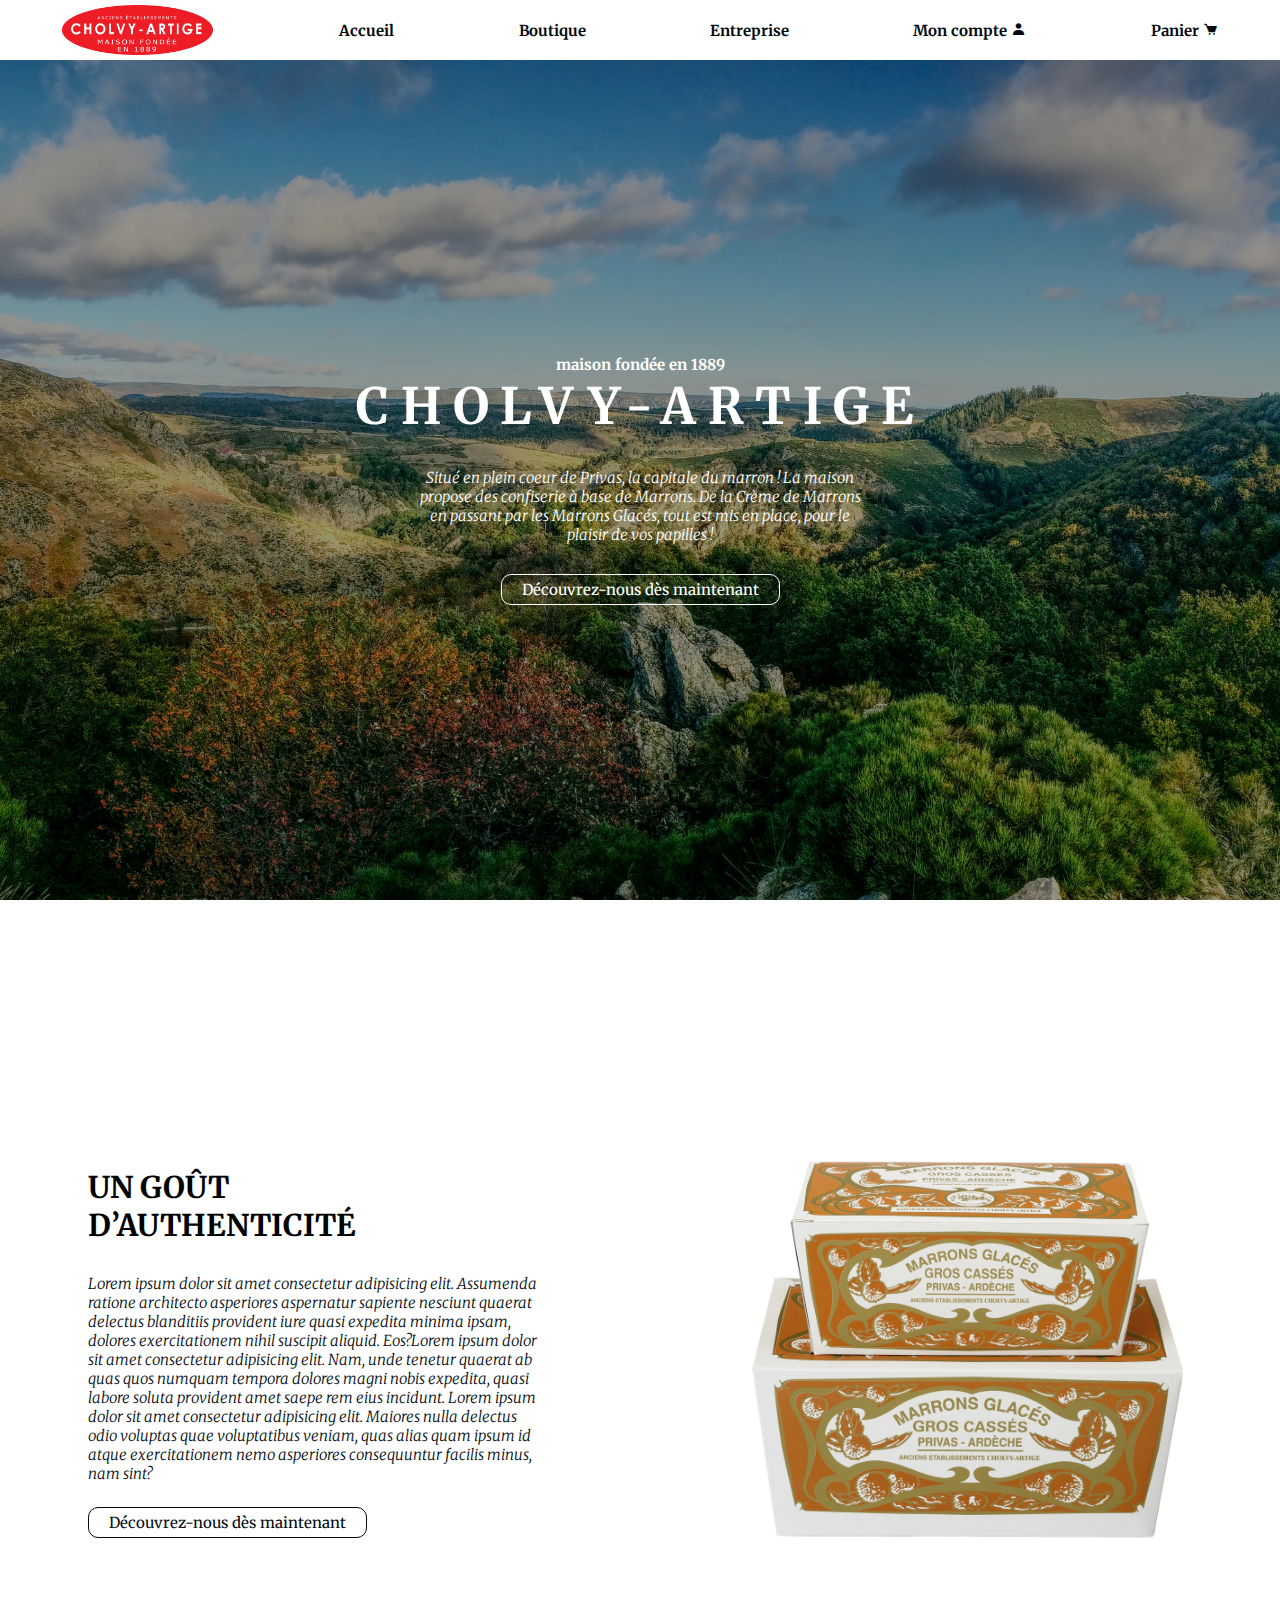
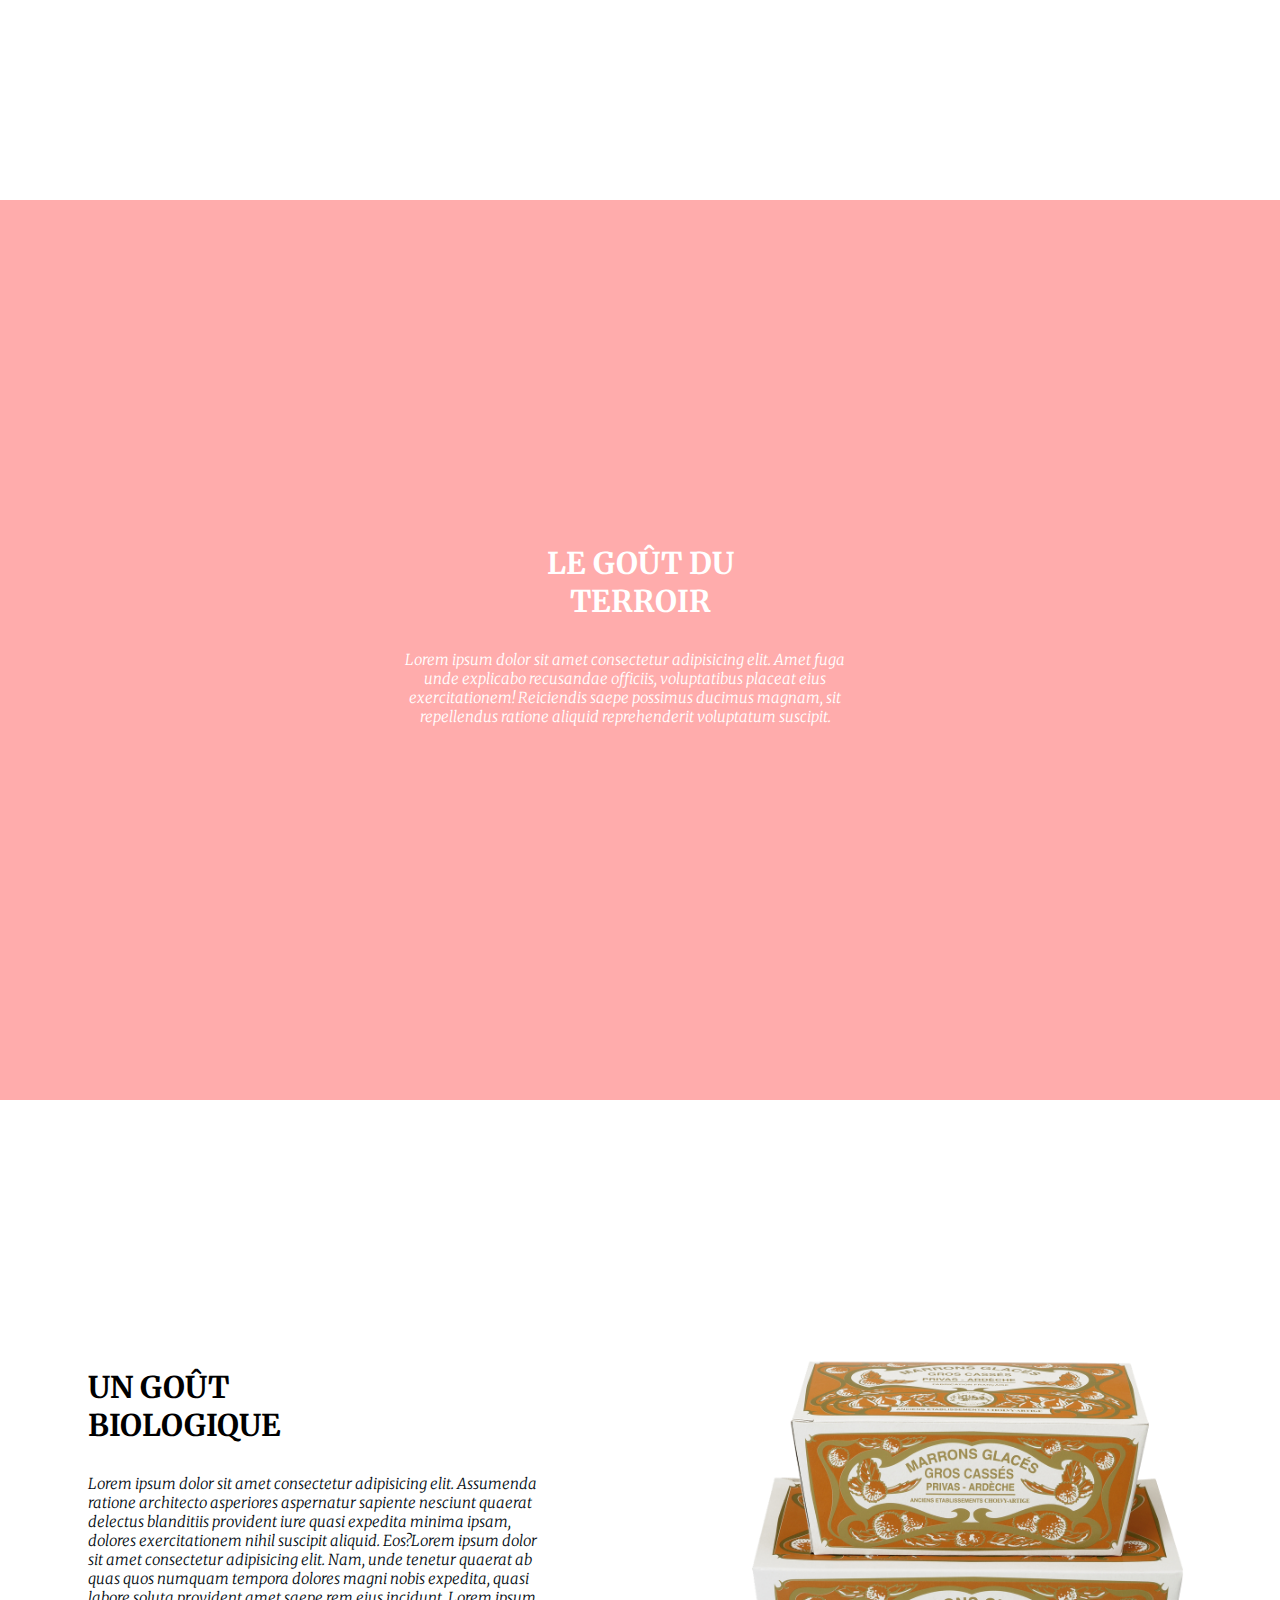
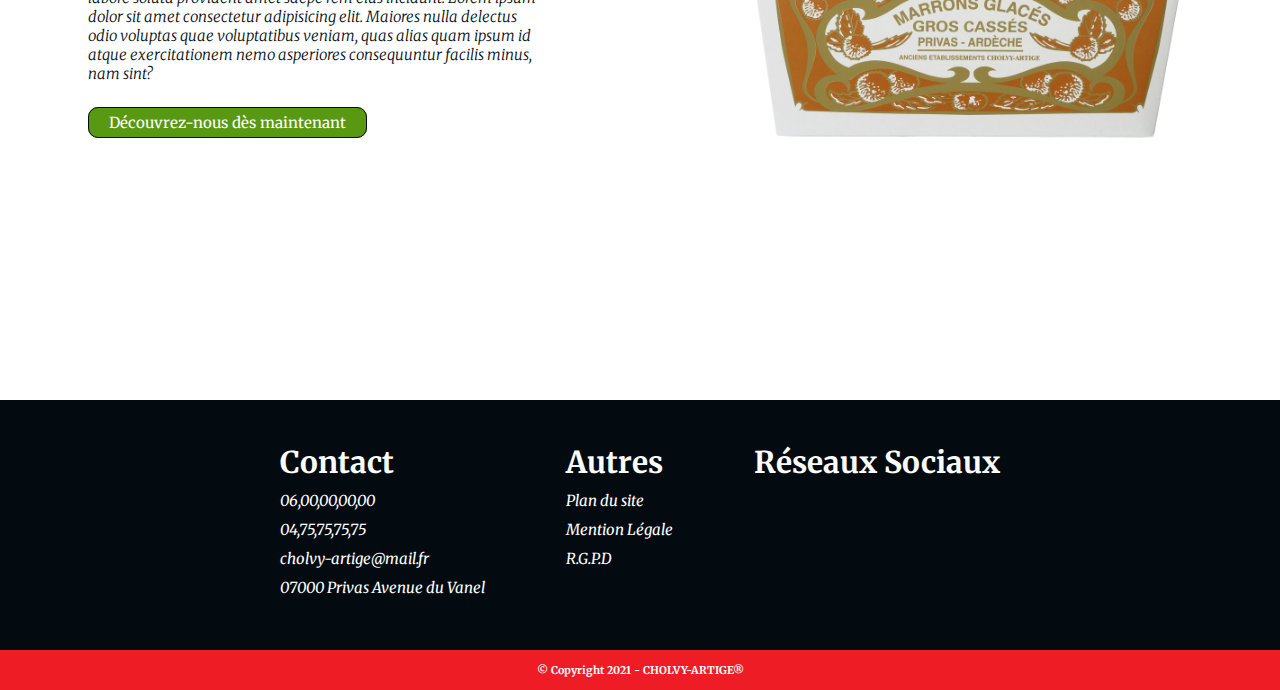
<file: index.html>
<html lang="en">
    <head>
        <meta charset="UTF-8">
        <meta name="viewport" content="width=device-width, initial-scale=1.0">
        <title>CHOLVY-ARTIGE®</title>
        <link rel="stylesheet" href="style.css">
        <link href="https://unpkg.com/boxicons@2.0.9/css/boxicons.min.css" rel="stylesheet">
        <link rel="preconnect" href="https://fonts.googleapis.com">
        <link rel="preconnect" href="https://fonts.gstatic.com" crossorigin>
        <link href="https://fonts.googleapis.com/css2?family=Merriweather:ital,wght@0,700;1,300&display=swap" rel="stylesheet">
    </head>
    <body>
        <header>
            <nav class="navigateur">
                <a href="index.html" class="logo">
                    <img src="assets/LOGO_CHOLVY_ARTIGE copie.png" alt="Logo De Cholvy Artige">
                </a>
                <a href="index.html" class="nav-items">Accueil</a>
                <a href="boutique.html" class="nav-items">Boutique</a>
                <a href="index.html" class="nav-items">Entreprise</a>
                <a href="index.html" class="nav-items">
                    Mon compte
                    <i class="bx bxs-user"></i>
                </a>
                <a href="index.html" class="nav-items">
                    Panier
                    <i class="bx bxs-cart"></i>
                </a>
            </nav>
        </header>

        <!-- ------------------------- mobile menu--------------------------- -->
        <div class="mobile_nav">
            <a href="index.html" class="mobile_items ">
                <i class='bx bxs-folder'></i>
                <p>Entreprise</p>
            </a>
            <a href="boutique.html" class="mobile_items">
                <i class='bx bxs-shopping-bag' ></i>
                <p>Boutique</p>
            </a>
            <a href="index.html" class="mobile_items activated">
                <i class='bx bxs-home' ></i>
                <p>Accueil</p>
            </a>
            <a href="index.html" class="mobile_items">
                <i class="bx bxs-cart"></i>
                <p>Panier</p>
            </a>
            <a href="index.html" class="mobile_items">
                <i class="bx bxs-user"></i>
                <p>Profil</p>
            </a>
        </div>


        <div class="cholvy-artige">
            <div class="overlay"></div>
            <div class="txt_paragraph">
                <h4>maison fondée en 1889</h4>
                <h1>CHOLVY-ARTIGE</h1>
                <p>
                    Situé en plein coeur de Privas, la capitale du marron !
                La maison propose des confiserie à base de Marrons.
                De la Crème de Marrons en passant par les Marrons Glacés,
                tout est mis en place, pour le plaisir de vos papilles !
                </p>
                <a href="#" class="btn-white_vrs">Découvrez-nous dès maintenant</a>
            </div>
        </div>
        <div class="container">
            <div class="contain">
                <div class="text-p">
                    <h1>
                        un goût
                        <br>
                        d’authenticité
                    </h1>
                    <p>
                        Lorem ipsum dolor sit amet consectetur adipisicing elit. Assumenda ratione architecto asperiores aspernatur sapiente nesciunt quaerat delectus blanditiis provident iure quasi expedita minima ipsam, dolores exercitationem nihil suscipit aliquid. Eos?Lorem ipsum dolor sit amet consectetur adipisicing elit. Nam, unde tenetur quaerat ab quas quos numquam tempora dolores magni nobis expedita, quasi labore soluta provident amet saepe rem eius incidunt. Lorem ipsum dolor sit amet consectetur adipisicing elit. Maiores nulla delectus odio voluptas quae voluptatibus veniam, quas alias quam ipsum id atque exercitationem nemo asperiores consequuntur facilis minus, nam sint?
                    </p>
                    <a href="#" class="btn-black_vrs">Découvrez-nous dès maintenant</a>
                </div>
                <div class="img_here">
                    <img src="assets/produits/2 BOITES GROS CASSES.png" alt="">
                </div>
            </div>
        </div>
        <div class="bgred">
            <div class="overlayred">
                <div class="contenu">
                    <h1>Le goût du
                        <br> terroir
                    </h1>
                    <p>Lorem ipsum dolor sit amet consectetur adipisicing elit. Amet fuga unde explicabo recusandae officiis, voluptatibus placeat eius exercitationem! Reiciendis saepe possimus ducimus magnam, sit repellendus ratione aliquid reprehenderit voluptatum suscipit.</p>
                </div>
            </div>
        </div>
        <div class="container">
            <div class="contain">
                <div class="text-p">
                    <h1>
                        un goût
                        <br>
                        biologique
                    </h1>
                    <p>
                        Lorem ipsum dolor sit amet consectetur adipisicing elit. Assumenda ratione architecto asperiores aspernatur sapiente nesciunt quaerat delectus blanditiis provident iure quasi expedita minima ipsam, dolores exercitationem nihil suscipit aliquid. Eos?Lorem ipsum dolor sit amet consectetur adipisicing elit. Nam, unde tenetur quaerat ab quas quos numquam tempora dolores magni nobis expedita, quasi labore soluta provident amet saepe rem eius incidunt. Lorem ipsum dolor sit amet consectetur adipisicing elit. Maiores nulla delectus odio voluptas quae voluptatibus veniam, quas alias quam ipsum id atque exercitationem nemo asperiores consequuntur facilis minus, nam sint?
                    </p>
                    <a href="#" class="btn-vert_vrs">Découvrez-nous dès maintenant</a>
                </div>
                <div class="img_here">
                    <img src="assets/produits/2 BOITES GROS CASSES.png" alt="">
                </div>
            </div>
        </div>
        <footer>
            <div class="containers">
                <div class="text">
                    <div class="part">
                        <h1>Contact</h1>
                        <p>06,00,00,00,00</p>
                        <p>04,75,75,75,75</p>
                        <p>cholvy-artige@mail.fr</p>
                        <p>
                            07000 Privas
                            Avenue du Vanel
                        </p>
                    </div>
                    <div class="part">
                        <h1>Autres</h1>
                        <p>Plan du site</p>
                        <p>Mention Légale</p>
                        <p>R.G.P.D</p>
                    </div>
                    <div class="part">
                        <h1>Réseaux Sociaux</h1>
                    </div>
                </div>
            </div>
        </footer>
        <div class="copyright">
            <h6>© Copyright 2021 - CHOLVY-ARTIGE®</h6>
        </div>
        <div class="white_space_for_mobile">
        
        </div>
    </body>
</html>
</file>
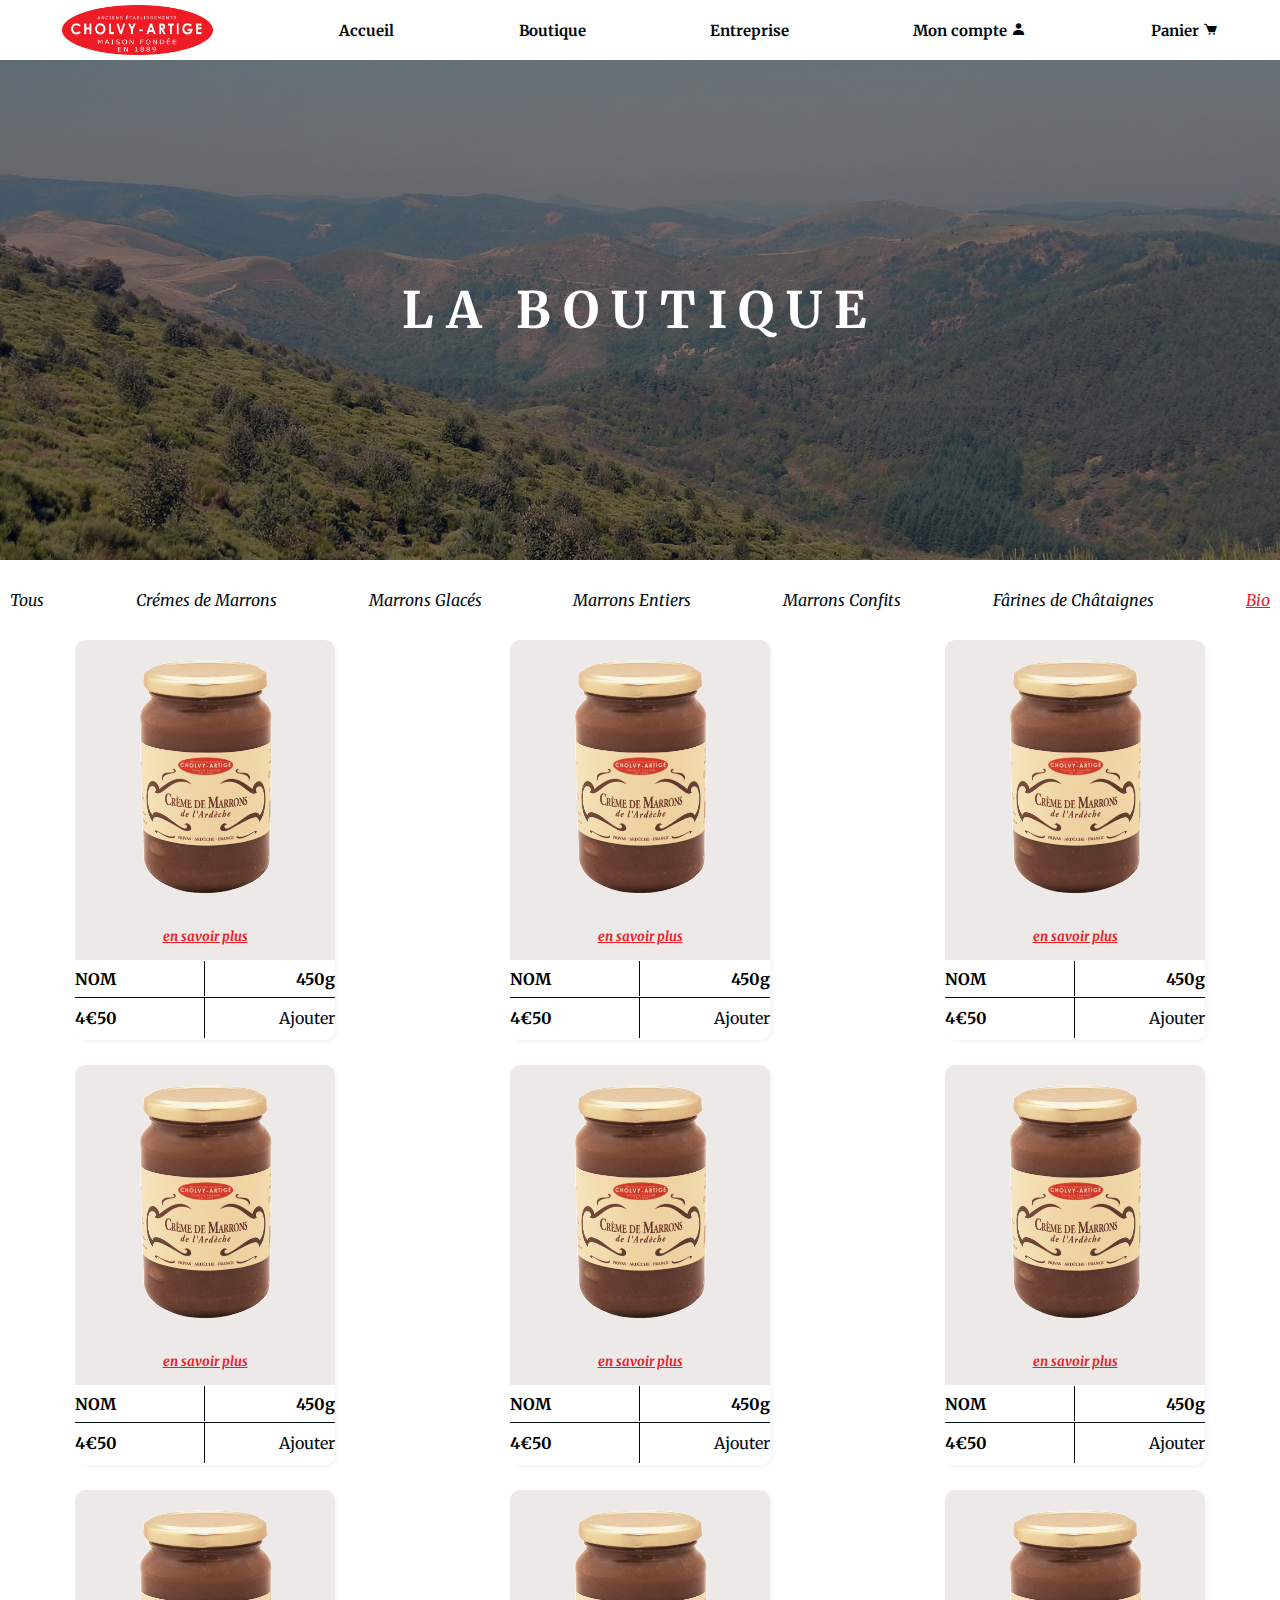
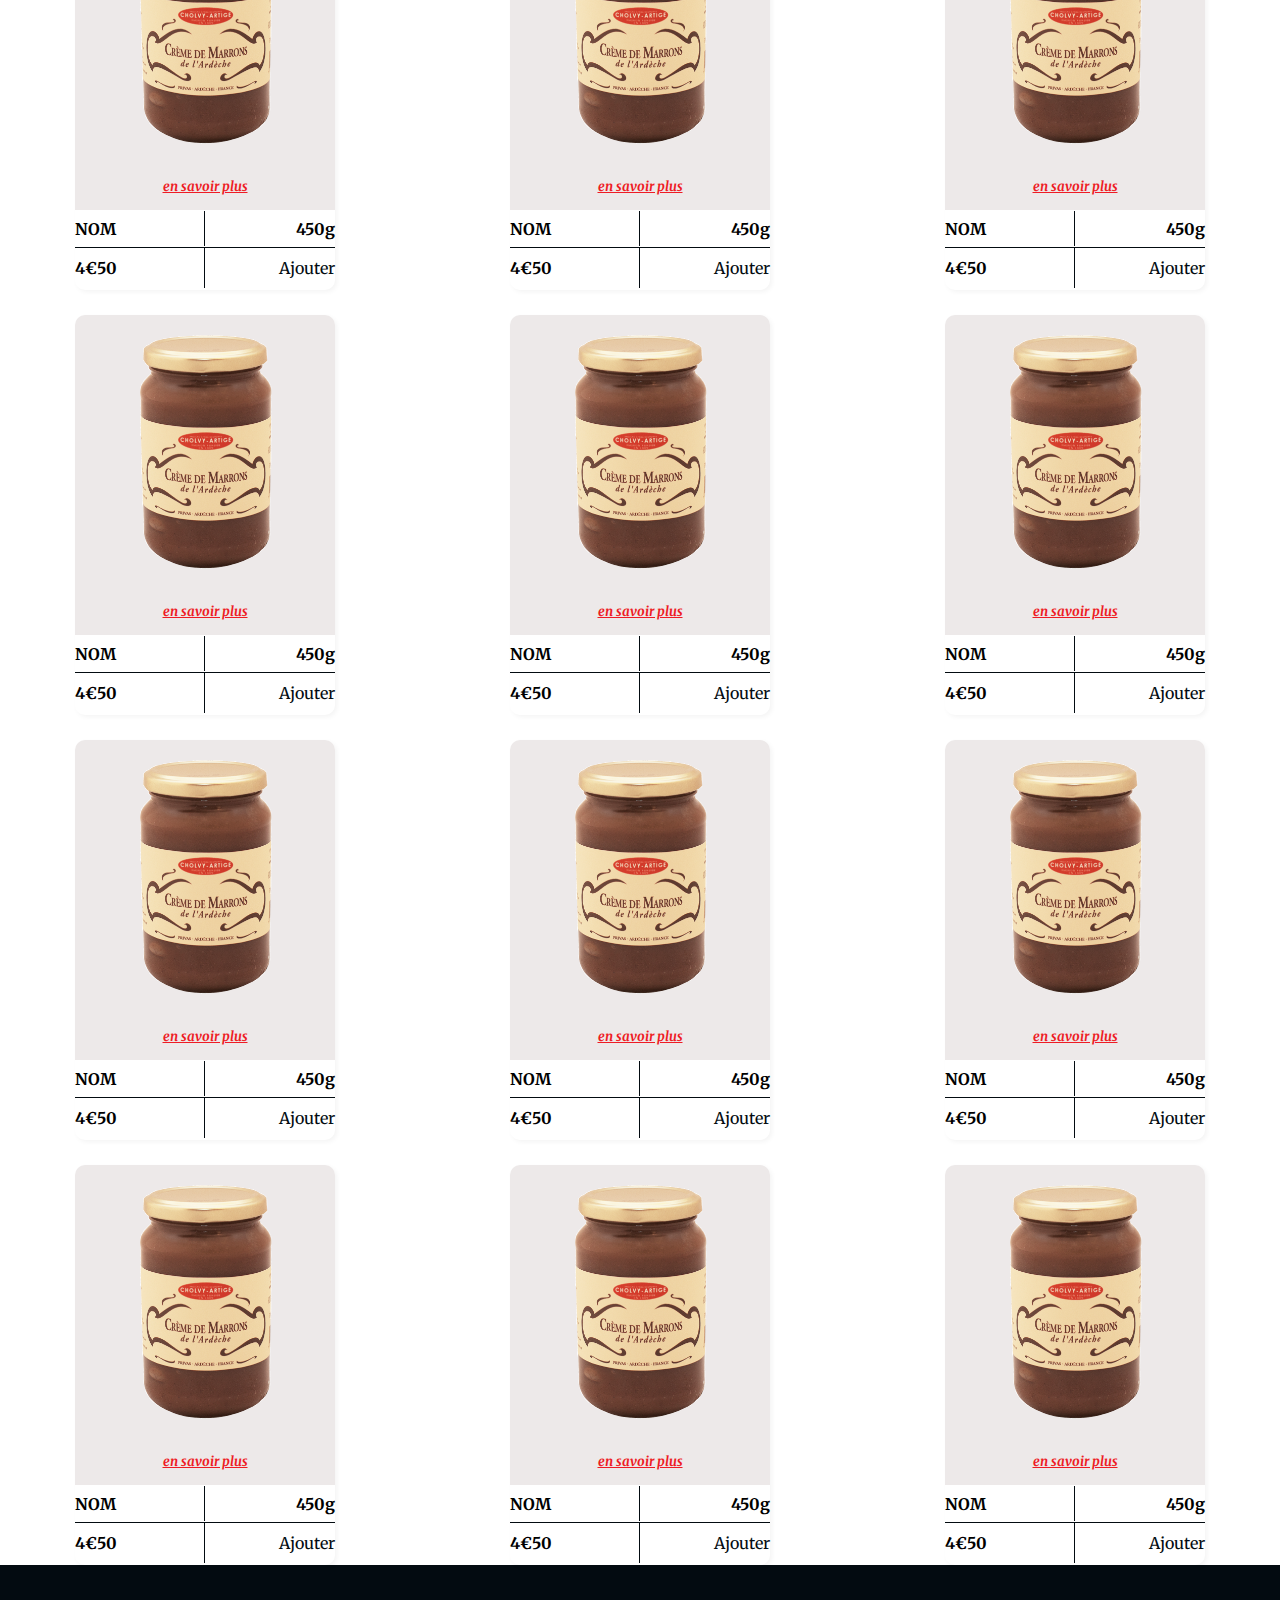
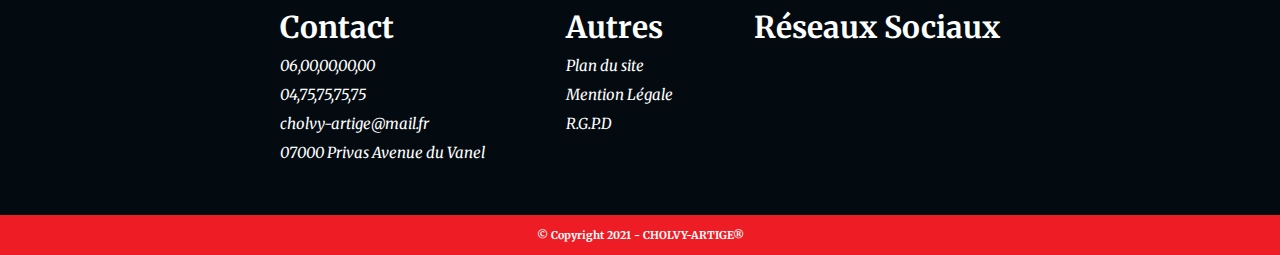
<file: bio.html>
<html lang="en">
    <head>
        <meta charset="UTF-8">
        <meta name="viewport" content="width=device-width, initial-scale=1.0">
        <title>CHOLVY-ARTIGE®</title>
        <link rel="stylesheet" href="style.css">
        <link href="https://unpkg.com/boxicons@2.0.9/css/boxicons.min.css" rel="stylesheet">
        <link rel="preconnect" href="https://fonts.googleapis.com">
        <link rel="preconnect" href="https://fonts.gstatic.com" crossorigin>
        <link href="https://fonts.googleapis.com/css2?family=Merriweather:ital,wght@0,700;1,300&display=swap" rel="stylesheet">
    </head>
    <body>
        <header>
            <nav class="navigateur">
                <a href="index.html" class="logo">
                    <img src="assets/LOGO_CHOLVY_ARTIGE copie.png" alt="Logo De Cholvy Artige">
                </a>
                <a href="index.html" class="nav-items">Accueil</a>
                <a href="boutique.html" class="nav-items">Boutique</a>
                <a href="index.html" class="nav-items">Entreprise</a>
                <a href="index.html" class="nav-items">
                    Mon compte
                    <i class="bx bxs-user"></i>
                </a>
                <a href="index.html" class="nav-items">
                    Panier
                    <i class="bx bxs-cart"></i>
                </a>
            </nav>
        </header>
    </div>
    <div class="boutique">
        <div class="ovl">
            <div class="TITRE">
                <h1>La boutique</h1>
            </div>
        </div>
    </div>
    <div class="categorie">
        <div class="title">
            <a href="boutique.html" class="nav_cat ">Tous</a>
            <a href="cremedemarron.html" class="nav_cat">Crémes de Marrons</a>
            <a href="marronglaces.html" class="nav_cat">Marrons Glacés</a>
            <a href="marronentiers.html" class="nav_cat">Marrons Entiers</a>
            <a href="marronsconfits.html" class="nav_cat">Marrons Confits</a>
            <a href="farinedechataigne.html" class="nav_cat">Fârines de Châtaignes</a>
            <a href="bio.html" class="nav_cat active">Bio</a>
        </div>
    </div>
    <div class="laboutique">
        <div class="b_items">
            <div class="card">
                <div class="img">
                    <img src="assets/produits/nouveau/CREME_DE_MARRONS_POT_450G_CHOLVY.png" alt="produits crème de marrron cholvy artige">
                    <h5>
                        <a href="ficheproduits.html" class="esp">en savoir plus</a>
                    </h5>
                </div>
                <div class="info">
                    <div class="part_one">
                        <div class="nom">
                            <h4>NOM</h4>
                        </div>
                        <div class="poids">
                            <h4>450g</h4>
                        </div>
                    </div>
                    <div class="part_two">
                        <div class="prix">
                            <h4>4€50</h4>
                        </div>
                        <a href="#" class="acheter">Ajouter</a>
                    </div>
                </div>
            </div>
            <div class="card">
                <div class="img">
                    <img src="assets/produits/nouveau/CREME_DE_MARRONS_POT_450G_CHOLVY.png" alt="produits crème de marrron cholvy artige">
                    <h5>
                        <a href="ficheproduits.html" class="esp">en savoir plus</a>
                    </h5>
                </div>
                <div class="info">
                    <div class="part_one">
                        <div class="nom">
                            <h4>NOM</h4>
                        </div>
                        <div class="poids">
                            <h4>450g</h4>
                        </div>
                    </div>
                    <div class="part_two">
                        <div class="prix">
                            <h4>4€50</h4>
                        </div>
                        <a href="#" class="acheter">Ajouter</a>
                    </div>
                </div>
            </div>
            <div class="card">
                <div class="img">
                    <img src="assets/produits/nouveau/CREME_DE_MARRONS_POT_450G_CHOLVY.png" alt="produits crème de marrron cholvy artige">
                    <h5>
                        <a href="ficheproduits.html" class="esp">en savoir plus</a>
                    </h5>
                </div>
                <div class="info">
                    <div class="part_one">
                        <div class="nom">
                            <h4>NOM</h4>
                        </div>
                        <div class="poids">
                            <h4>450g</h4>
                        </div>
                    </div>
                    <div class="part_two">
                        <div class="prix">
                            <h4>4€50</h4>
                        </div>
                        <a href="#" class="acheter">Ajouter</a>
                    </div>
                </div>
            </div>
            <div class="card">
                <div class="img">
                    <img src="assets/produits/nouveau/CREME_DE_MARRONS_POT_450G_CHOLVY.png" alt="produits crème de marrron cholvy artige">
                    <h5>
                        <a href="ficheproduits.html" class="esp">en savoir plus</a>
                    </h5>
                </div>
                <div class="info">
                    <div class="part_one">
                        <div class="nom">
                            <h4>NOM</h4>
                        </div>
                        <div class="poids">
                            <h4>450g</h4>
                        </div>
                    </div>
                    <div class="part_two">
                        <div class="prix">
                            <h4>4€50</h4>
                        </div>
                        <a href="#" class="acheter">Ajouter</a>
                    </div>
                </div>
            </div>
            <div class="card">
                <div class="img">
                    <img src="assets/produits/nouveau/CREME_DE_MARRONS_POT_450G_CHOLVY.png" alt="produits crème de marrron cholvy artige">
                    <h5>
                        <a href="ficheproduits.html" class="esp">en savoir plus</a>
                    </h5>
                </div>
                <div class="info">
                    <div class="part_one">
                        <div class="nom">
                            <h4>NOM</h4>
                        </div>
                        <div class="poids">
                            <h4>450g</h4>
                        </div>
                    </div>
                    <div class="part_two">
                        <div class="prix">
                            <h4>4€50</h4>
                        </div>
                        <a href="#" class="acheter">Ajouter</a>
                    </div>
                </div>
            </div>
            <div class="card">
                <div class="img">
                    <img src="assets/produits/nouveau/CREME_DE_MARRONS_POT_450G_CHOLVY.png" alt="produits crème de marrron cholvy artige">
                    <h5>
                        <a href="ficheproduits.html" class="esp">en savoir plus</a>
                    </h5>
                </div>
                <div class="info">
                    <div class="part_one">
                        <div class="nom">
                            <h4>NOM</h4>
                        </div>
                        <div class="poids">
                            <h4>450g</h4>
                        </div>
                    </div>
                    <div class="part_two">
                        <div class="prix">
                            <h4>4€50</h4>
                        </div>
                        <a href="#" class="acheter">Ajouter</a>
                    </div>
                </div>
            </div>
            <div class="card">
                <div class="img">
                    <img src="assets/produits/nouveau/CREME_DE_MARRONS_POT_450G_CHOLVY.png" alt="produits crème de marrron cholvy artige">
                    <h5>
                        <a href="ficheproduits.html" class="esp">en savoir plus</a>
                    </h5>
                </div>
                <div class="info">
                    <div class="part_one">
                        <div class="nom">
                            <h4>NOM</h4>
                        </div>
                        <div class="poids">
                            <h4>450g</h4>
                        </div>
                    </div>
                    <div class="part_two">
                        <div class="prix">
                            <h4>4€50</h4>
                        </div>
                        <a href="#" class="acheter">Ajouter</a>
                    </div>
                </div>
            </div>
            <div class="card">
                <div class="img">
                    <img src="assets/produits/nouveau/CREME_DE_MARRONS_POT_450G_CHOLVY.png" alt="produits crème de marrron cholvy artige">
                    <h5>
                        <a href="ficheproduits.html" class="esp">en savoir plus</a>
                    </h5>
                </div>
                <div class="info">
                    <div class="part_one">
                        <div class="nom">
                            <h4>NOM</h4>
                        </div>
                        <div class="poids">
                            <h4>450g</h4>
                        </div>
                    </div>
                    <div class="part_two">
                        <div class="prix">
                            <h4>4€50</h4>
                        </div>
                        <a href="#" class="acheter">Ajouter</a>
                    </div>
                </div>
            </div>
            <div class="card">
                <div class="img">
                    <img src="assets/produits/nouveau/CREME_DE_MARRONS_POT_450G_CHOLVY.png" alt="produits crème de marrron cholvy artige">
                    <h5>
                        <a href="ficheproduits.html" class="esp">en savoir plus</a>
                    </h5>
                </div>
                <div class="info">
                    <div class="part_one">
                        <div class="nom">
                            <h4>NOM</h4>
                        </div>
                        <div class="poids">
                            <h4>450g</h4>
                        </div>
                    </div>
                    <div class="part_two">
                        <div class="prix">
                            <h4>4€50</h4>
                        </div>
                        <a href="#" class="acheter">Ajouter</a>
                    </div>
                </div>
            </div>
            <div class="card">
                <div class="img">
                    <img src="assets/produits/nouveau/CREME_DE_MARRONS_POT_450G_CHOLVY.png" alt="produits crème de marrron cholvy artige">
                    <h5>
                        <a href="ficheproduits.html" class="esp">en savoir plus</a>
                    </h5>
                </div>
                <div class="info">
                    <div class="part_one">
                        <div class="nom">
                            <h4>NOM</h4>
                        </div>
                        <div class="poids">
                            <h4>450g</h4>
                        </div>
                    </div>
                    <div class="part_two">
                        <div class="prix">
                            <h4>4€50</h4>
                        </div>
                        <a href="#" class="acheter">Ajouter</a>
                    </div>
                </div>
            </div>
            <div class="card">
                <div class="img">
                    <img src="assets/produits/nouveau/CREME_DE_MARRONS_POT_450G_CHOLVY.png" alt="produits crème de marrron cholvy artige">
                    <h5>
                        <a href="ficheproduits.html" class="esp">en savoir plus</a>
                    </h5>
                </div>
                <div class="info">
                    <div class="part_one">
                        <div class="nom">
                            <h4>NOM</h4>
                        </div>
                        <div class="poids">
                            <h4>450g</h4>
                        </div>
                    </div>
                    <div class="part_two">
                        <div class="prix">
                            <h4>4€50</h4>
                        </div>
                        <a href="#" class="acheter">Ajouter</a>
                    </div>
                </div>
            </div>
            <div class="card">
                <div class="img">
                    <img src="assets/produits/nouveau/CREME_DE_MARRONS_POT_450G_CHOLVY.png" alt="produits crème de marrron cholvy artige">
                    <h5>
                        <a href="ficheproduits.html" class="esp">en savoir plus</a>
                    </h5>
                </div>
                <div class="info">
                    <div class="part_one">
                        <div class="nom">
                            <h4>NOM</h4>
                        </div>
                        <div class="poids">
                            <h4>450g</h4>
                        </div>
                    </div>
                    <div class="part_two">
                        <div class="prix">
                            <h4>4€50</h4>
                        </div>
                        <a href="#" class="acheter">Ajouter</a>
                    </div>
                </div>
            </div>
            <div class="card">
                <div class="img">
                    <img src="assets/produits/nouveau/CREME_DE_MARRONS_POT_450G_CHOLVY.png" alt="produits crème de marrron cholvy artige">
                    <h5>
                        <a href="ficheproduits.html" class="esp">en savoir plus</a>
                    </h5>
                </div>
                <div class="info">
                    <div class="part_one">
                        <div class="nom">
                            <h4>NOM</h4>
                        </div>
                        <div class="poids">
                            <h4>450g</h4>
                        </div>
                    </div>
                    <div class="part_two">
                        <div class="prix">
                            <h4>4€50</h4>
                        </div>
                        <a href="#" class="acheter">Ajouter</a>
                    </div>
                </div>
            </div>
            <div class="card">
                <div class="img">
                    <img src="assets/produits/nouveau/CREME_DE_MARRONS_POT_450G_CHOLVY.png" alt="produits crème de marrron cholvy artige">
                    <h5>
                        <a href="ficheproduits.html" class="esp">en savoir plus</a>
                    </h5>
                </div>
                <div class="info">
                    <div class="part_one">
                        <div class="nom">
                            <h4>NOM</h4>
                        </div>
                        <div class="poids">
                            <h4>450g</h4>
                        </div>
                    </div>
                    <div class="part_two">
                        <div class="prix">
                            <h4>4€50</h4>
                        </div>
                        <a href="#" class="acheter">Ajouter</a>
                    </div>
                </div>
            </div>
            <div class="card">
                <div class="img">
                    <img src="assets/produits/nouveau/CREME_DE_MARRONS_POT_450G_CHOLVY.png" alt="produits crème de marrron cholvy artige">
                    <h5>
                        <a href="ficheproduits.html" class="esp">en savoir plus</a>
                    </h5>
                </div>
                <div class="info">
                    <div class="part_one">
                        <div class="nom">
                            <h4>NOM</h4>
                        </div>
                        <div class="poids">
                            <h4>450g</h4>
                        </div>
                    </div>
                    <div class="part_two">
                        <div class="prix">
                            <h4>4€50</h4>
                        </div>
                        <a href="#" class="acheter">Ajouter</a>
                    </div>
                </div>
            </div>
            <div class="card">
                <div class="img">
                    <img src="assets/produits/nouveau/CREME_DE_MARRONS_POT_450G_CHOLVY.png" alt="produits crème de marrron cholvy artige">
                    <h5>
                        <a href="ficheproduits.html" class="esp">en savoir plus</a>
                    </h5>
                </div>
                <div class="info">
                    <div class="part_one">
                        <div class="nom">
                            <h4>NOM</h4>
                        </div>
                        <div class="poids">
                            <h4>450g</h4>
                        </div>
                    </div>
                    <div class="part_two">
                        <div class="prix">
                            <h4>4€50</h4>
                        </div>
                        <a href="#" class="acheter">Ajouter</a>
                    </div>
                </div>
            </div>
            <div class="card">
                <div class="img">
                    <img src="assets/produits/nouveau/CREME_DE_MARRONS_POT_450G_CHOLVY.png" alt="produits crème de marrron cholvy artige">
                    <h5>
                        <a href="ficheproduits.html" class="esp">en savoir plus</a>
                    </h5>
                </div>
                <div class="info">
                    <div class="part_one">
                        <div class="nom">
                            <h4>NOM</h4>
                        </div>
                        <div class="poids">
                            <h4>450g</h4>
                        </div>
                    </div>
                    <div class="part_two">
                        <div class="prix">
                            <h4>4€50</h4>
                        </div>
                        <a href="#" class="acheter">Ajouter</a>
                    </div>
                </div>
            </div>
            <div class="card">
                <div class="img">
                    <img src="assets/produits/nouveau/CREME_DE_MARRONS_POT_450G_CHOLVY.png" alt="produits crème de marrron cholvy artige">
                    <h5>
                        <a href="ficheproduits.html" class="esp">en savoir plus</a>
                    </h5>
                </div>
                <div class="info">
                    <div class="part_one">
                        <div class="nom">
                            <h4>NOM</h4>
                        </div>
                        <div class="poids">
                            <h4>450g</h4>
                        </div>
                    </div>
                    <div class="part_two">
                        <div class="prix">
                            <h4>4€50</h4>
                        </div>
                        <a href="#" class="acheter">Ajouter</a>
                    </div>
                </div>
            </div>
        </div>
    </div>
    <footer>
        <div class="containers">
            <div class="text">
                <div class="part">
                    <h1>Contact</h1>
                    <p>06,00,00,00,00</p>
                    <p>04,75,75,75,75</p>
                    <p>cholvy-artige@mail.fr</p>
                    <p>
                        07000 Privas
                        Avenue du Vanel
                    </p>
                </div>
                <div class="part">
                    <h1>Autres</h1>
                    <p>Plan du site</p>
                    <p>Mention Légale</p>
                    <p>R.G.P.D</p>
                </div>
                <div class="part">
                    <h1>Réseaux Sociaux</h1>
                </div>
            </div>
        </div>
    </footer>
    <div class="copyright">
        <h6>© Copyright 2021 - CHOLVY-ARTIGE®</h6>
    </div>
</body>
</html>
</file>
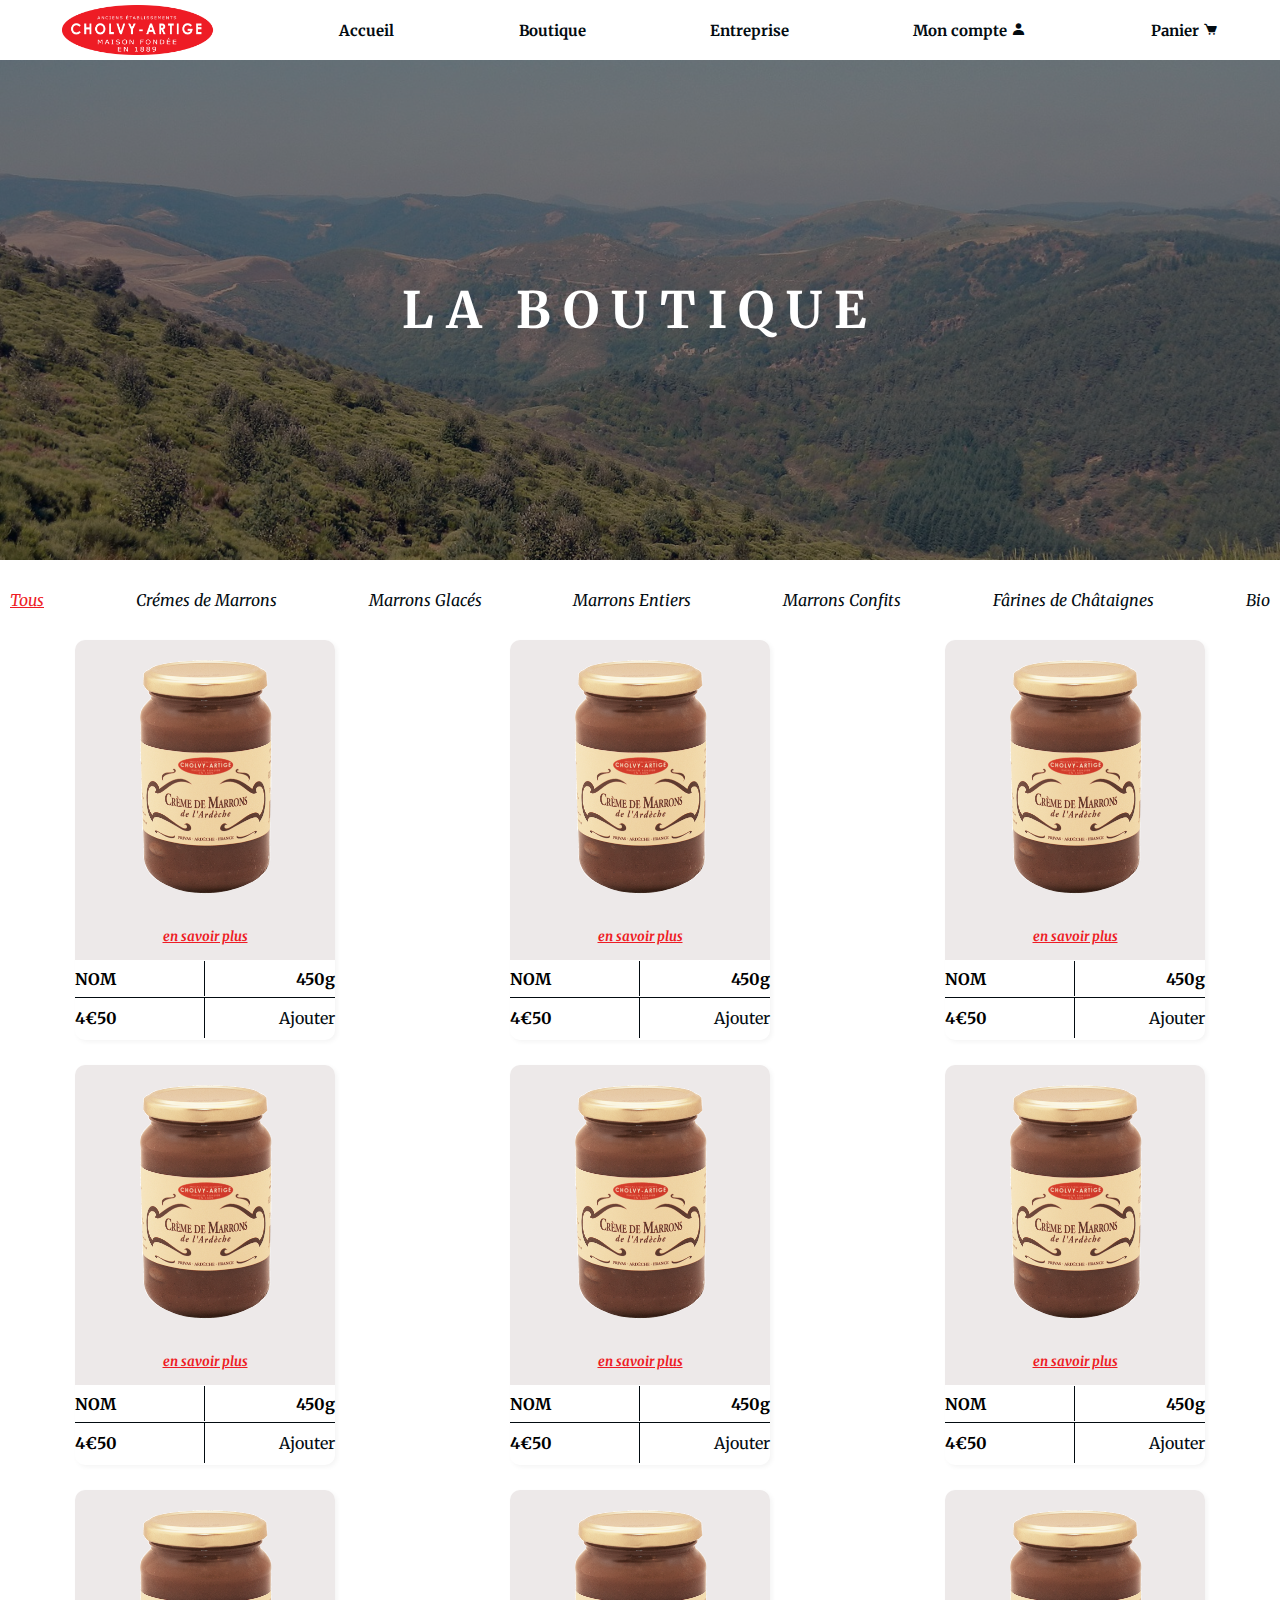
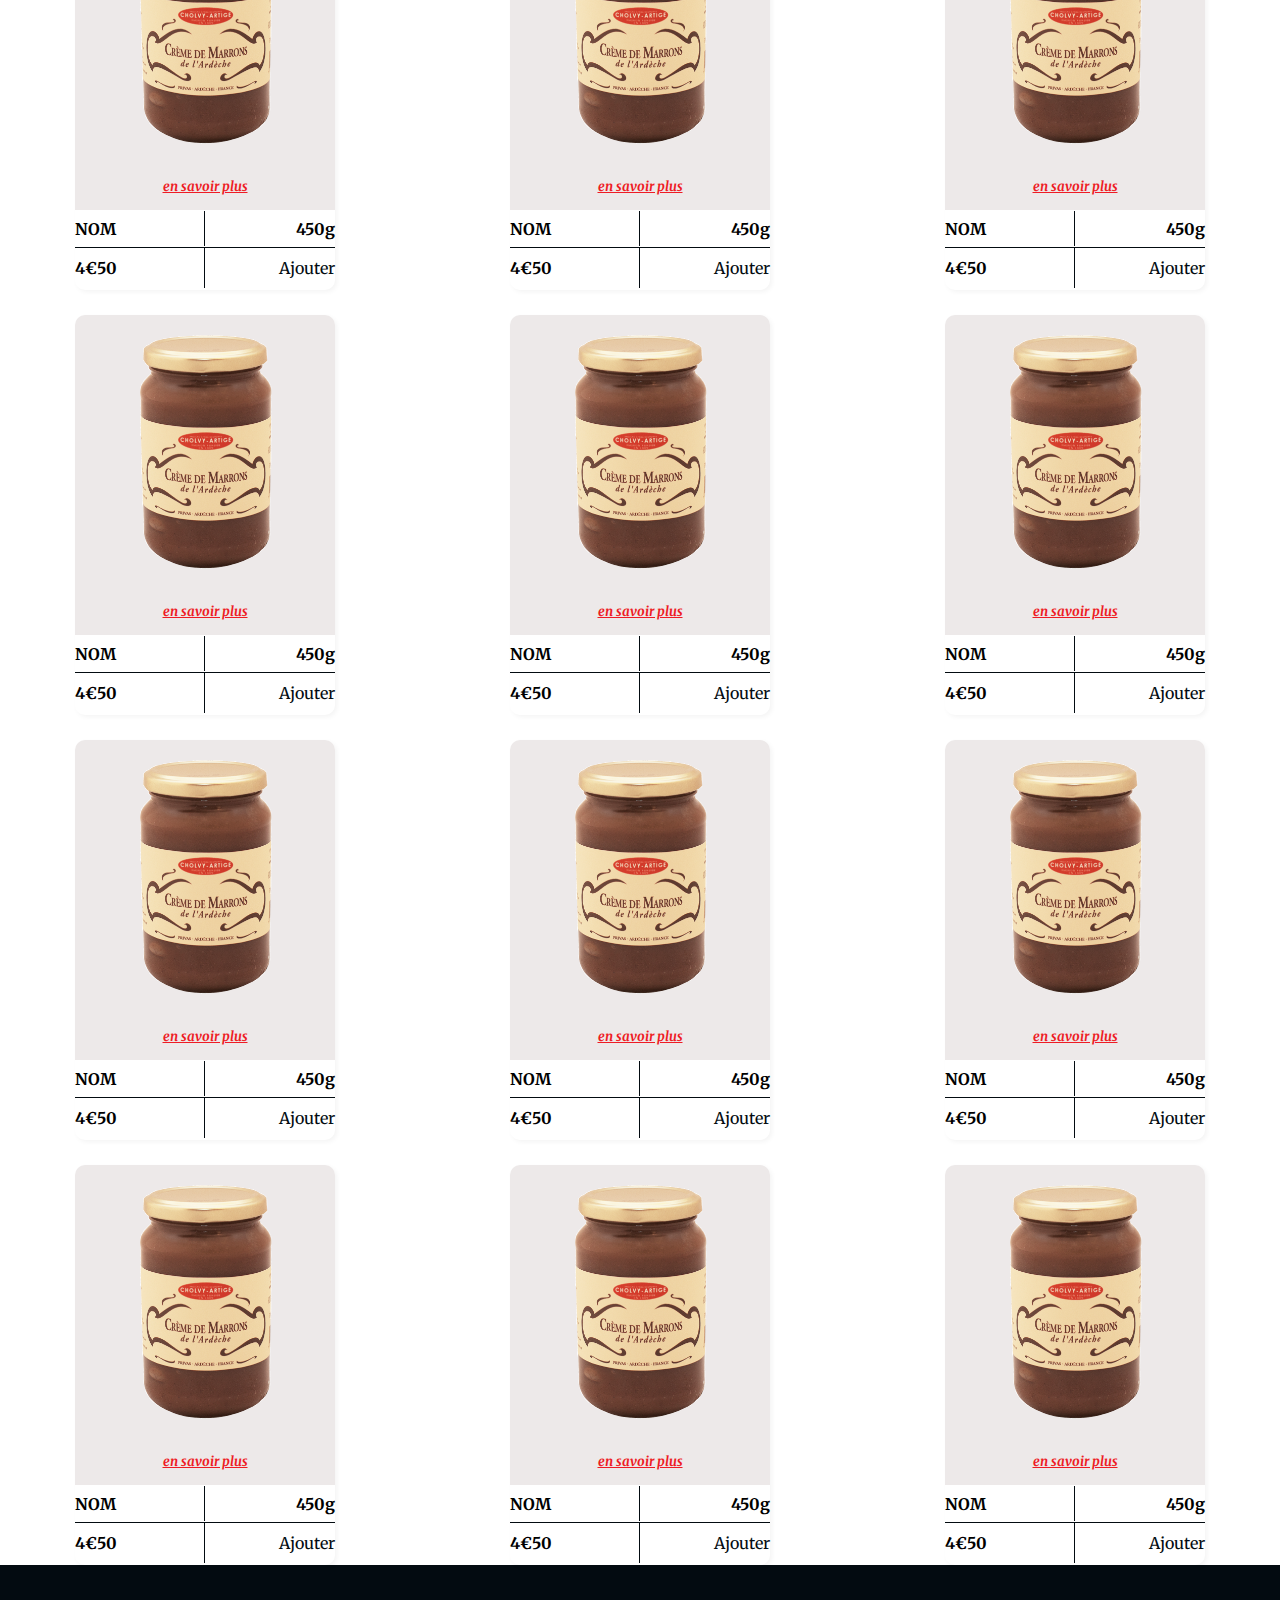
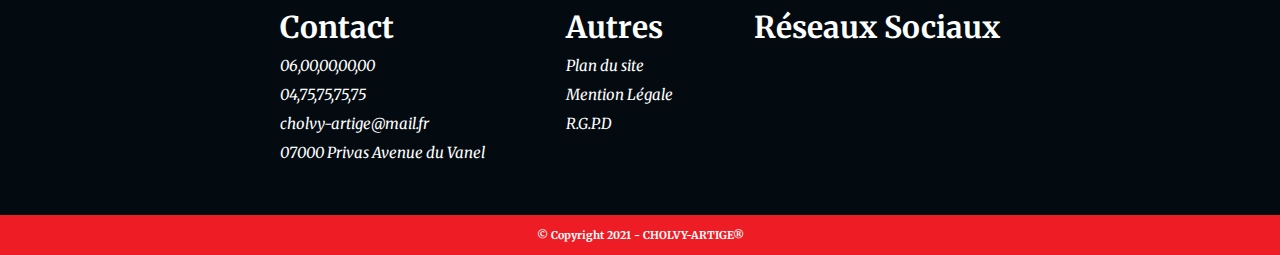
<file: boutique.html>
<html lang="en">
    <head>
        <meta charset="UTF-8">
        <meta name="viewport" content="width=device-width, initial-scale=1.0">
        <title>CHOLVY-ARTIGE®</title>
        <link rel="stylesheet" href="style.css">
        <link href="https://unpkg.com/boxicons@2.0.9/css/boxicons.min.css" rel="stylesheet">
        <link rel="preconnect" href="https://fonts.googleapis.com">
        <link rel="preconnect" href="https://fonts.gstatic.com" crossorigin>
        <link href="https://fonts.googleapis.com/css2?family=Merriweather:ital,wght@0,700;1,300&display=swap" rel="stylesheet">
    </head>
    <body>
        <header>
            <nav class="navigateur">
                <a href="index.html" class="logo">
                    <img src="assets/LOGO_CHOLVY_ARTIGE copie.png" alt="Logo De Cholvy Artige">
                </a>
                <a href="index.html" class="nav-items">Accueil</a>
                <a href="boutique.html" class="nav-items">Boutique</a>
                <a href="index.html" class="nav-items">Entreprise</a>
                <a href="index.html" class="nav-items">
                    Mon compte
                    <i class="bx bxs-user"></i>
                </a>
                <a href="index.html" class="nav-items">
                    Panier
                    <i class="bx bxs-cart"></i>
                </a>
            </nav>
        </header>
        
        <!-- ------------------------- mobile menu--------------------------- -->
        <div class="mobile_nav">
            <a href="index.html" class="mobile_items ">
                <i class="bx bxs-folder"></i>
                <p>Entreprise</p>
            </a>
            <a href="boutique.html" class="mobile_items activated">
                <i class="bx bxs-shopping-bag"></i>
                <p>Boutique</p>
            </a>
            <a href="index.html" class="mobile_items ">
                <i class="bx bxs-home"></i>
                <p>Accueil</p>
            </a>
            <a href="index.html" class="mobile_items">
                <i class="bx bxs-cart"></i>
                <p>Panier</p>
            </a>
            <a href="index.html" class="mobile_items">
                <i class="bx bxs-user"></i>
                <p>Profil</p>
            </a>
        </div>
    </div>
    <div class="boutique">
        <div class="ovl">
            <div class="TITRE">
                <h1>La boutique</h1>
            </div>
        </div>
    </div>
    <div class="categorie">
        <div class="title">
            <a href="boutique.html" class="nav_cat active">Tous</a>
            <a href="cremedemarron.html" class="nav_cat">Crémes de Marrons</a>
            <a href="marronglaces.html" class="nav_cat">Marrons Glacés</a>
            <a href="marronentiers.html" class="nav_cat">Marrons Entiers</a>
            <a href="marronsconfits.html" class="nav_cat">Marrons Confits</a>
            <a href="farinedechataigne.html" class="nav_cat">Fârines de Châtaignes</a>
            <a href="bio.html" class="nav_cat">Bio</a>
        </div>
    </div>
    <div class="laboutique">
        <div class="b_items">
            <div class="card">
                <div class="img">
                    <img src="assets/produits/nouveau/CREME_DE_MARRONS_POT_450G_CHOLVY.png" alt="produits crème de marrron cholvy artige">
                    <h5>
                        <a href="ficheproduits.html" class="esp">en savoir plus</a>
                    </h5>
                </div>
                <div class="info">
                    <div class="part_one">
                        <div class="nom">
                            <h4>NOM</h4>
                        </div>
                        <div class="poids">
                            <h4>450g</h4>
                        </div>
                    </div>
                    <div class="part_two">
                        <div class="prix">
                            <h4>4€50</h4>
                        </div>
                        <a href="#" class="acheter">Ajouter</a>
                    </div>
                </div>
            </div>
            <div class="card">
                <div class="img">
                    <img src="assets/produits/nouveau/CREME_DE_MARRONS_POT_450G_CHOLVY.png" alt="produits crème de marrron cholvy artige">
                    <h5>
                        <a href="ficheproduits.html" class="esp">en savoir plus</a>
                    </h5>
                </div>
                <div class="info">
                    <div class="part_one">
                        <div class="nom">
                            <h4>NOM</h4>
                        </div>
                        <div class="poids">
                            <h4>450g</h4>
                        </div>
                    </div>
                    <div class="part_two">
                        <div class="prix">
                            <h4>4€50</h4>
                        </div>
                        <a href="#" class="acheter">Ajouter</a>
                    </div>
                </div>
            </div>
            <div class="card">
                <div class="img">
                    <img src="assets/produits/nouveau/CREME_DE_MARRONS_POT_450G_CHOLVY.png" alt="produits crème de marrron cholvy artige">
                    <h5>
                        <a href="ficheproduits.html" class="esp">en savoir plus</a>
                    </h5>
                </div>
                <div class="info">
                    <div class="part_one">
                        <div class="nom">
                            <h4>NOM</h4>
                        </div>
                        <div class="poids">
                            <h4>450g</h4>
                        </div>
                    </div>
                    <div class="part_two">
                        <div class="prix">
                            <h4>4€50</h4>
                        </div>
                        <a href="#" class="acheter">Ajouter</a>
                    </div>
                </div>
            </div>
            <div class="card">
                <div class="img">
                    <img src="assets/produits/nouveau/CREME_DE_MARRONS_POT_450G_CHOLVY.png" alt="produits crème de marrron cholvy artige">
                    <h5>
                        <a href="ficheproduits.html" class="esp">en savoir plus</a>
                    </h5>
                </div>
                <div class="info">
                    <div class="part_one">
                        <div class="nom">
                            <h4>NOM</h4>
                        </div>
                        <div class="poids">
                            <h4>450g</h4>
                        </div>
                    </div>
                    <div class="part_two">
                        <div class="prix">
                            <h4>4€50</h4>
                        </div>
                        <a href="#" class="acheter">Ajouter</a>
                    </div>
                </div>
            </div>
            <div class="card">
                <div class="img">
                    <img src="assets/produits/nouveau/CREME_DE_MARRONS_POT_450G_CHOLVY.png" alt="produits crème de marrron cholvy artige">
                    <h5>
                        <a href="ficheproduits.html" class="esp">en savoir plus</a>
                    </h5>
                </div>
                <div class="info">
                    <div class="part_one">
                        <div class="nom">
                            <h4>NOM</h4>
                        </div>
                        <div class="poids">
                            <h4>450g</h4>
                        </div>
                    </div>
                    <div class="part_two">
                        <div class="prix">
                            <h4>4€50</h4>
                        </div>
                        <a href="#" class="acheter">Ajouter</a>
                    </div>
                </div>
            </div>
            <div class="card">
                <div class="img">
                    <img src="assets/produits/nouveau/CREME_DE_MARRONS_POT_450G_CHOLVY.png" alt="produits crème de marrron cholvy artige">
                    <h5>
                        <a href="ficheproduits.html" class="esp">en savoir plus</a>
                    </h5>
                </div>
                <div class="info">
                    <div class="part_one">
                        <div class="nom">
                            <h4>NOM</h4>
                        </div>
                        <div class="poids">
                            <h4>450g</h4>
                        </div>
                    </div>
                    <div class="part_two">
                        <div class="prix">
                            <h4>4€50</h4>
                        </div>
                        <a href="#" class="acheter">Ajouter</a>
                    </div>
                </div>
            </div>
            <div class="card">
                <div class="img">
                    <img src="assets/produits/nouveau/CREME_DE_MARRONS_POT_450G_CHOLVY.png" alt="produits crème de marrron cholvy artige">
                    <h5>
                        <a href="ficheproduits.html" class="esp">en savoir plus</a>
                    </h5>
                </div>
                <div class="info">
                    <div class="part_one">
                        <div class="nom">
                            <h4>NOM</h4>
                        </div>
                        <div class="poids">
                            <h4>450g</h4>
                        </div>
                    </div>
                    <div class="part_two">
                        <div class="prix">
                            <h4>4€50</h4>
                        </div>
                        <a href="#" class="acheter">Ajouter</a>
                    </div>
                </div>
            </div>
            <div class="card">
                <div class="img">
                    <img src="assets/produits/nouveau/CREME_DE_MARRONS_POT_450G_CHOLVY.png" alt="produits crème de marrron cholvy artige">
                    <h5>
                        <a href="ficheproduits.html" class="esp">en savoir plus</a>
                    </h5>
                </div>
                <div class="info">
                    <div class="part_one">
                        <div class="nom">
                            <h4>NOM</h4>
                        </div>
                        <div class="poids">
                            <h4>450g</h4>
                        </div>
                    </div>
                    <div class="part_two">
                        <div class="prix">
                            <h4>4€50</h4>
                        </div>
                        <a href="#" class="acheter">Ajouter</a>
                    </div>
                </div>
            </div>
            <div class="card">
                <div class="img">
                    <img src="assets/produits/nouveau/CREME_DE_MARRONS_POT_450G_CHOLVY.png" alt="produits crème de marrron cholvy artige">
                    <h5>
                        <a href="ficheproduits.html" class="esp">en savoir plus</a>
                    </h5>
                </div>
                <div class="info">
                    <div class="part_one">
                        <div class="nom">
                            <h4>NOM</h4>
                        </div>
                        <div class="poids">
                            <h4>450g</h4>
                        </div>
                    </div>
                    <div class="part_two">
                        <div class="prix">
                            <h4>4€50</h4>
                        </div>
                        <a href="#" class="acheter">Ajouter</a>
                    </div>
                </div>
            </div>
            <div class="card">
                <div class="img">
                    <img src="assets/produits/nouveau/CREME_DE_MARRONS_POT_450G_CHOLVY.png" alt="produits crème de marrron cholvy artige">
                    <h5>
                        <a href="ficheproduits.html" class="esp">en savoir plus</a>
                    </h5>
                </div>
                <div class="info">
                    <div class="part_one">
                        <div class="nom">
                            <h4>NOM</h4>
                        </div>
                        <div class="poids">
                            <h4>450g</h4>
                        </div>
                    </div>
                    <div class="part_two">
                        <div class="prix">
                            <h4>4€50</h4>
                        </div>
                        <a href="#" class="acheter">Ajouter</a>
                    </div>
                </div>
            </div>
            <div class="card">
                <div class="img">
                    <img src="assets/produits/nouveau/CREME_DE_MARRONS_POT_450G_CHOLVY.png" alt="produits crème de marrron cholvy artige">
                    <h5>
                        <a href="ficheproduits.html" class="esp">en savoir plus</a>
                    </h5>
                </div>
                <div class="info">
                    <div class="part_one">
                        <div class="nom">
                            <h4>NOM</h4>
                        </div>
                        <div class="poids">
                            <h4>450g</h4>
                        </div>
                    </div>
                    <div class="part_two">
                        <div class="prix">
                            <h4>4€50</h4>
                        </div>
                        <a href="#" class="acheter">Ajouter</a>
                    </div>
                </div>
            </div>
            <div class="card">
                <div class="img">
                    <img src="assets/produits/nouveau/CREME_DE_MARRONS_POT_450G_CHOLVY.png" alt="produits crème de marrron cholvy artige">
                    <h5>
                        <a href="ficheproduits.html" class="esp">en savoir plus</a>
                    </h5>
                </div>
                <div class="info">
                    <div class="part_one">
                        <div class="nom">
                            <h4>NOM</h4>
                        </div>
                        <div class="poids">
                            <h4>450g</h4>
                        </div>
                    </div>
                    <div class="part_two">
                        <div class="prix">
                            <h4>4€50</h4>
                        </div>
                        <a href="#" class="acheter">Ajouter</a>
                    </div>
                </div>
            </div>
            <div class="card">
                <div class="img">
                    <img src="assets/produits/nouveau/CREME_DE_MARRONS_POT_450G_CHOLVY.png" alt="produits crème de marrron cholvy artige">
                    <h5>
                        <a href="ficheproduits.html" class="esp">en savoir plus</a>
                    </h5>
                </div>
                <div class="info">
                    <div class="part_one">
                        <div class="nom">
                            <h4>NOM</h4>
                        </div>
                        <div class="poids">
                            <h4>450g</h4>
                        </div>
                    </div>
                    <div class="part_two">
                        <div class="prix">
                            <h4>4€50</h4>
                        </div>
                        <a href="#" class="acheter">Ajouter</a>
                    </div>
                </div>
            </div>
            <div class="card">
                <div class="img">
                    <img src="assets/produits/nouveau/CREME_DE_MARRONS_POT_450G_CHOLVY.png" alt="produits crème de marrron cholvy artige">
                    <h5>
                        <a href="ficheproduits.html" class="esp">en savoir plus</a>
                    </h5>
                </div>
                <div class="info">
                    <div class="part_one">
                        <div class="nom">
                            <h4>NOM</h4>
                        </div>
                        <div class="poids">
                            <h4>450g</h4>
                        </div>
                    </div>
                    <div class="part_two">
                        <div class="prix">
                            <h4>4€50</h4>
                        </div>
                        <a href="#" class="acheter">Ajouter</a>
                    </div>
                </div>
            </div>
            <div class="card">
                <div class="img">
                    <img src="assets/produits/nouveau/CREME_DE_MARRONS_POT_450G_CHOLVY.png" alt="produits crème de marrron cholvy artige">
                    <h5>
                        <a href="ficheproduits.html" class="esp">en savoir plus</a>
                    </h5>
                </div>
                <div class="info">
                    <div class="part_one">
                        <div class="nom">
                            <h4>NOM</h4>
                        </div>
                        <div class="poids">
                            <h4>450g</h4>
                        </div>
                    </div>
                    <div class="part_two">
                        <div class="prix">
                            <h4>4€50</h4>
                        </div>
                        <a href="#" class="acheter">Ajouter</a>
                    </div>
                </div>
            </div>
            <div class="card">
                <div class="img">
                    <img src="assets/produits/nouveau/CREME_DE_MARRONS_POT_450G_CHOLVY.png" alt="produits crème de marrron cholvy artige">
                    <h5>
                        <a href="ficheproduits.html" class="esp">en savoir plus</a>
                    </h5>
                </div>
                <div class="info">
                    <div class="part_one">
                        <div class="nom">
                            <h4>NOM</h4>
                        </div>
                        <div class="poids">
                            <h4>450g</h4>
                        </div>
                    </div>
                    <div class="part_two">
                        <div class="prix">
                            <h4>4€50</h4>
                        </div>
                        <a href="#" class="acheter">Ajouter</a>
                    </div>
                </div>
            </div>
            <div class="card">
                <div class="img">
                    <img src="assets/produits/nouveau/CREME_DE_MARRONS_POT_450G_CHOLVY.png" alt="produits crème de marrron cholvy artige">
                    <h5>
                        <a href="ficheproduits.html" class="esp">en savoir plus</a>
                    </h5>
                </div>
                <div class="info">
                    <div class="part_one">
                        <div class="nom">
                            <h4>NOM</h4>
                        </div>
                        <div class="poids">
                            <h4>450g</h4>
                        </div>
                    </div>
                    <div class="part_two">
                        <div class="prix">
                            <h4>4€50</h4>
                        </div>
                        <a href="#" class="acheter">Ajouter</a>
                    </div>
                </div>
            </div>
            <div class="card">
                <div class="img">
                    <img src="assets/produits/nouveau/CREME_DE_MARRONS_POT_450G_CHOLVY.png" alt="produits crème de marrron cholvy artige">
                    <h5>
                        <a href="ficheproduits.html" class="esp">en savoir plus</a>
                    </h5>
                </div>
                <div class="info">
                    <div class="part_one">
                        <div class="nom">
                            <h4>NOM</h4>
                        </div>
                        <div class="poids">
                            <h4>450g</h4>
                        </div>
                    </div>
                    <div class="part_two">
                        <div class="prix">
                            <h4>4€50</h4>
                        </div>
                        <a href="#" class="acheter">Ajouter</a>
                    </div>
                </div>
            </div>
        </div>
    </div>

    <footer>
        <div class="containers">
            <div class="text">
                <div class="part">
                    <h1>Contact</h1>
                    <p>06,00,00,00,00</p>
                    <p>04,75,75,75,75</p>
                    <p>cholvy-artige@mail.fr</p>
                    <p>
                        07000 Privas
                        Avenue du Vanel
                    </p>
                </div>
                <div class="part">
                    <h1>Autres</h1>
                    <p>Plan du site</p>
                    <p>Mention Légale</p>
                    <p>R.G.P.D</p>
                </div>
                <div class="part">
                    <h1>Réseaux Sociaux</h1>
                </div>
            </div>
        </div>
    </footer>
    <div class="copyright">
        <h6>© Copyright 2021 - CHOLVY-ARTIGE®</h6>
    </div>
    <div class="white_space_for_mobile">
        
    </div>
</body>
</html>
</file>
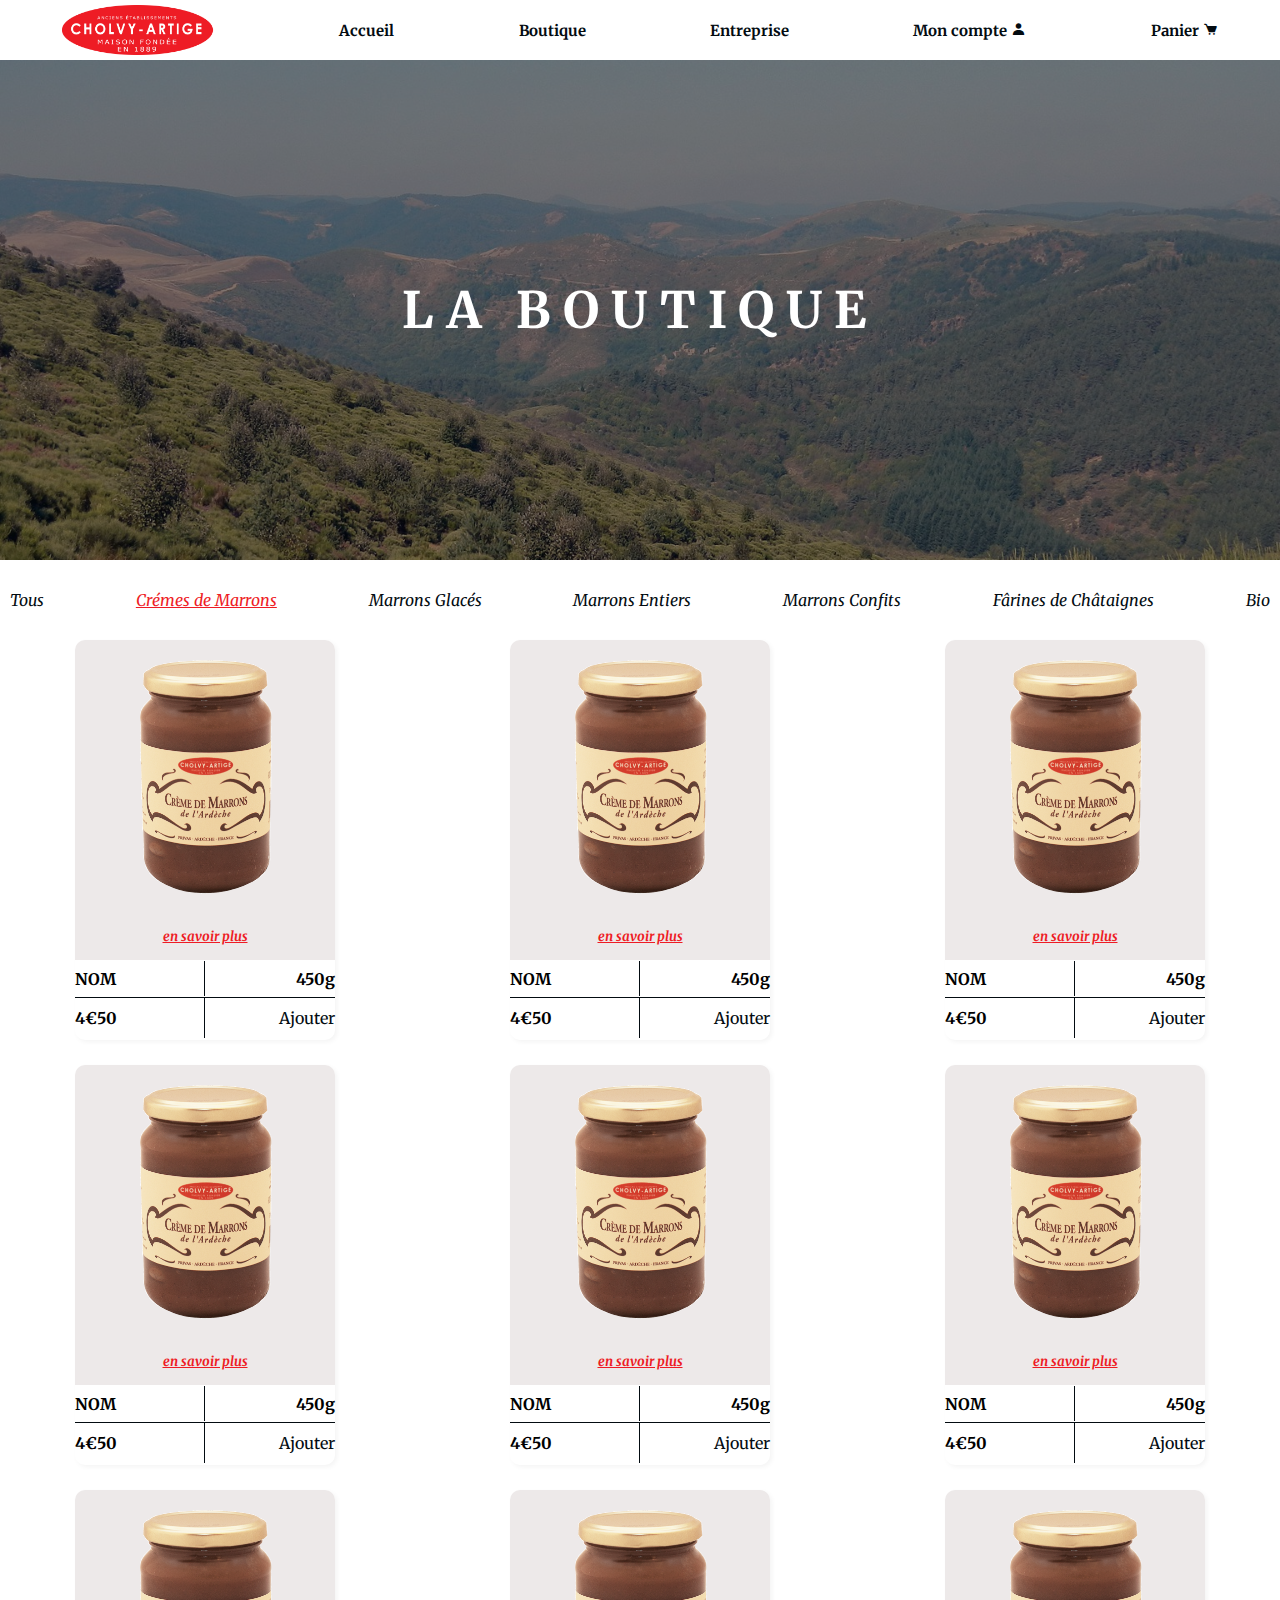
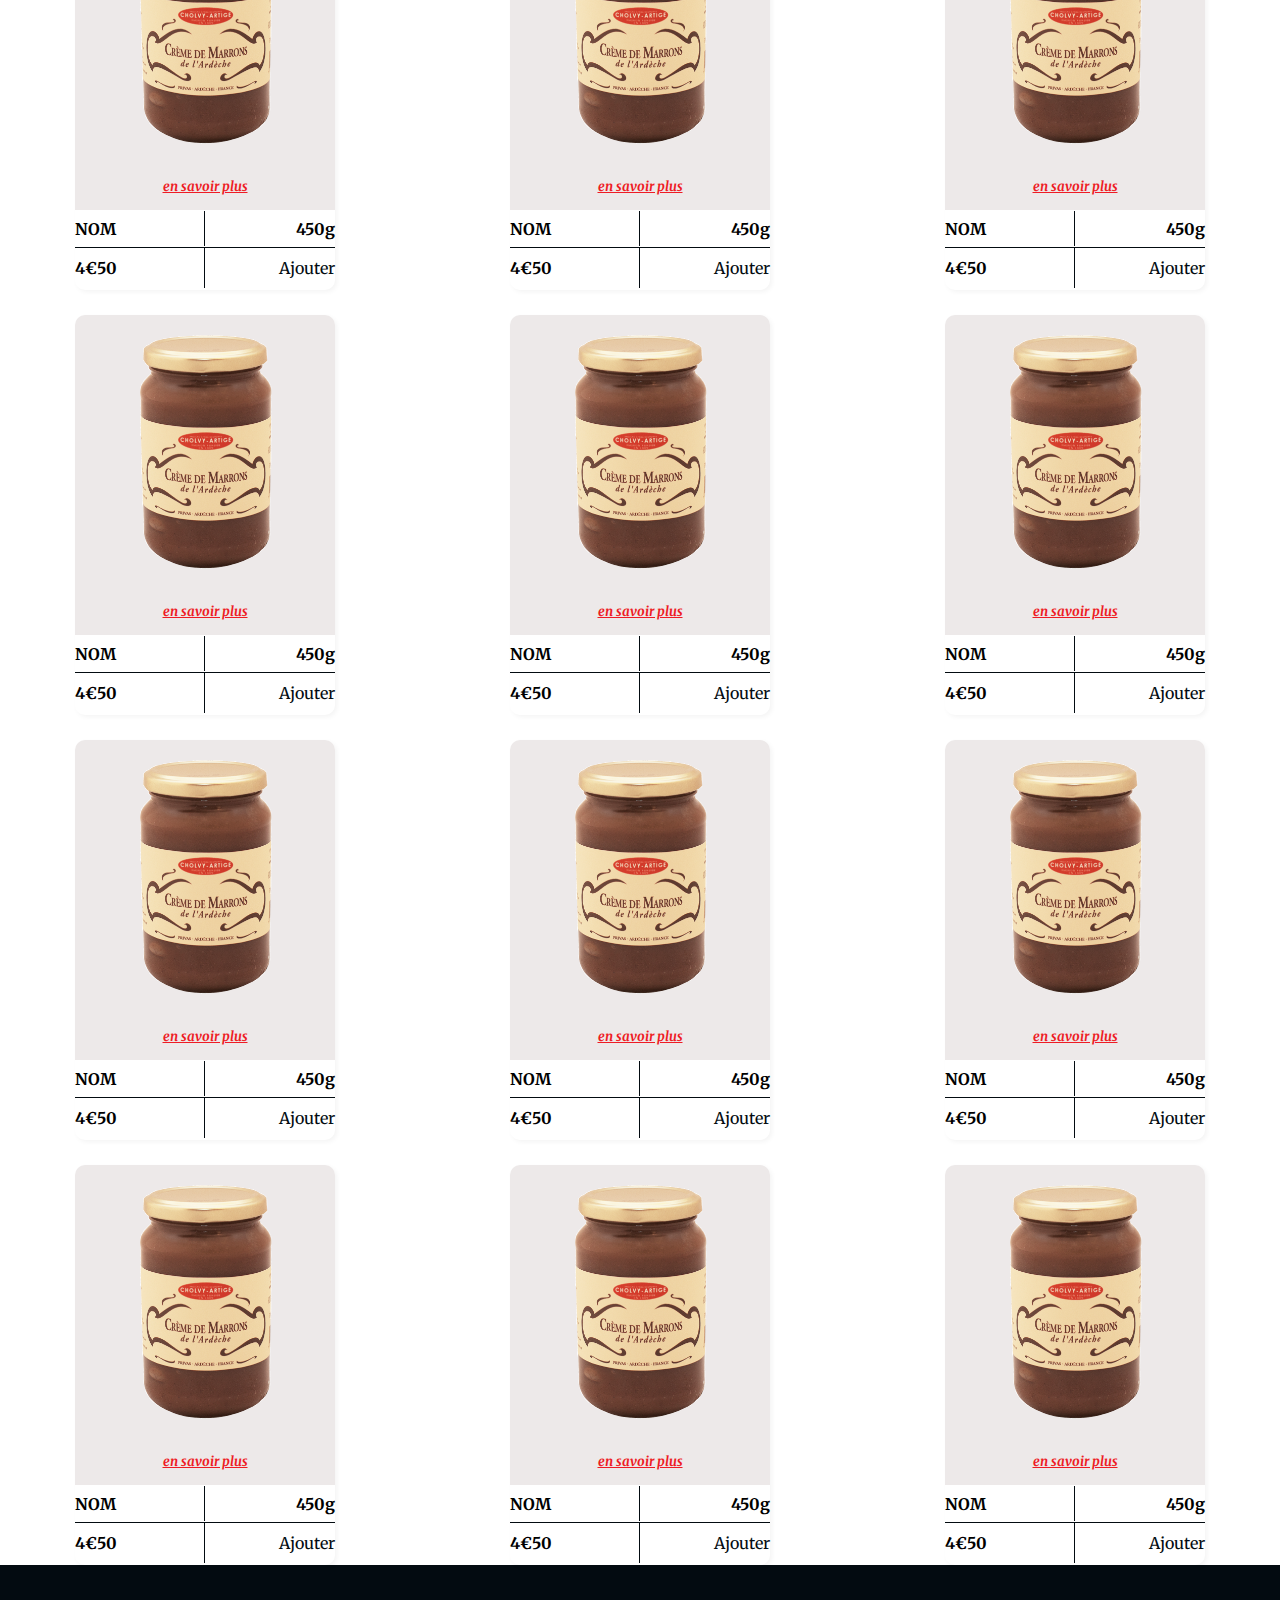
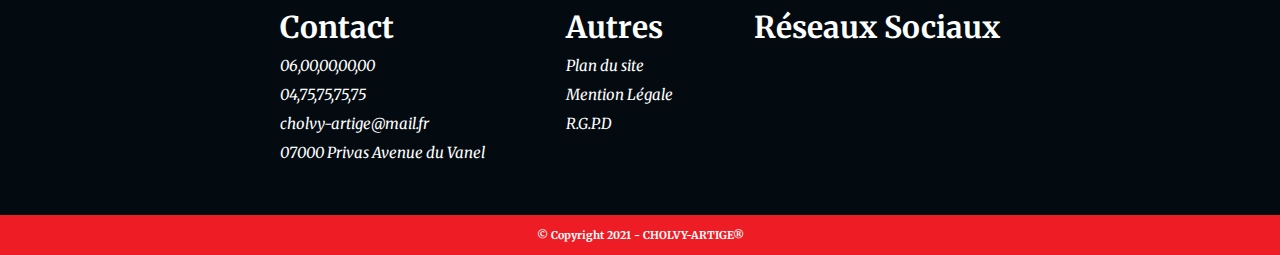
<file: cremedemarron.html>
<html lang="en">
    <head>
        <meta charset="UTF-8">
        <meta name="viewport" content="width=device-width, initial-scale=1.0">
        <title>CHOLVY-ARTIGE®</title>
        <link rel="stylesheet" href="style.css">
        <link href="https://unpkg.com/boxicons@2.0.9/css/boxicons.min.css" rel="stylesheet">
        <link rel="preconnect" href="https://fonts.googleapis.com">
        <link rel="preconnect" href="https://fonts.gstatic.com" crossorigin>
        <link href="https://fonts.googleapis.com/css2?family=Merriweather:ital,wght@0,700;1,300&display=swap" rel="stylesheet">
    </head>
    <body>
        <header>
            <nav class="navigateur">
                <a href="index.html" class="logo">
                    <img src="assets/LOGO_CHOLVY_ARTIGE copie.png" alt="Logo De Cholvy Artige">
                </a>
                <a href="index.html" class="nav-items">Accueil</a>
                <a href="boutique.html" class="nav-items">Boutique</a>
                <a href="index.html" class="nav-items">Entreprise</a>
                <a href="index.html" class="nav-items">
                    Mon compte
                    <i class="bx bxs-user"></i>
                </a>
                <a href="index.html" class="nav-items">
                    Panier
                    <i class="bx bxs-cart"></i>
                </a>
            </nav>
        </header>
    </div>
    <div class="boutique">
        <div class="ovl">
            <div class="TITRE">
                <h1>La boutique</h1>
            </div>
        </div>
    </div>
    <div class="categorie">
        <div class="title">
            <a href="boutique.html" class="nav_cat ">Tous</a>
            <a href="cremedemarron.html" class="nav_cat active">Crémes de Marrons</a>
            <a href="marronglaces.html" class="nav_cat">Marrons Glacés</a>
            <a href="marronentiers.html" class="nav_cat">Marrons Entiers</a>
            <a href="marronsconfits.html" class="nav_cat">Marrons Confits</a>
            <a href="farinedechataigne.html" class="nav_cat">Fârines de Châtaignes</a>
            <a href="bio.html" class="nav_cat">Bio</a>
        </div>
    </div>
    <div class="laboutique">
        <div class="b_items">
            <div class="card">
                <div class="img">
                    <img src="assets/produits/nouveau/CREME_DE_MARRONS_POT_450G_CHOLVY.png" alt="produits crème de marrron cholvy artige">
                    <h5>
                        <a href="ficheproduits.html" class="esp">en savoir plus</a>
                    </h5>
                </div>
                <div class="info">
                    <div class="part_one">
                        <div class="nom">
                            <h4>NOM</h4>
                        </div>
                        <div class="poids">
                            <h4>450g</h4>
                        </div>
                    </div>
                    <div class="part_two">
                        <div class="prix">
                            <h4>4€50</h4>
                        </div>
                        <a href="#" class="acheter">Ajouter</a>
                    </div>
                </div>
            </div>
            <div class="card">
                <div class="img">
                    <img src="assets/produits/nouveau/CREME_DE_MARRONS_POT_450G_CHOLVY.png" alt="produits crème de marrron cholvy artige">
                    <h5>
                        <a href="ficheproduits.html" class="esp">en savoir plus</a>
                    </h5>
                </div>
                <div class="info">
                    <div class="part_one">
                        <div class="nom">
                            <h4>NOM</h4>
                        </div>
                        <div class="poids">
                            <h4>450g</h4>
                        </div>
                    </div>
                    <div class="part_two">
                        <div class="prix">
                            <h4>4€50</h4>
                        </div>
                        <a href="#" class="acheter">Ajouter</a>
                    </div>
                </div>
            </div>
            <div class="card">
                <div class="img">
                    <img src="assets/produits/nouveau/CREME_DE_MARRONS_POT_450G_CHOLVY.png" alt="produits crème de marrron cholvy artige">
                    <h5>
                        <a href="ficheproduits.html" class="esp">en savoir plus</a>
                    </h5>
                </div>
                <div class="info">
                    <div class="part_one">
                        <div class="nom">
                            <h4>NOM</h4>
                        </div>
                        <div class="poids">
                            <h4>450g</h4>
                        </div>
                    </div>
                    <div class="part_two">
                        <div class="prix">
                            <h4>4€50</h4>
                        </div>
                        <a href="#" class="acheter">Ajouter</a>
                    </div>
                </div>
            </div>
            <div class="card">
                <div class="img">
                    <img src="assets/produits/nouveau/CREME_DE_MARRONS_POT_450G_CHOLVY.png" alt="produits crème de marrron cholvy artige">
                    <h5>
                        <a href="ficheproduits.html" class="esp">en savoir plus</a>
                    </h5>
                </div>
                <div class="info">
                    <div class="part_one">
                        <div class="nom">
                            <h4>NOM</h4>
                        </div>
                        <div class="poids">
                            <h4>450g</h4>
                        </div>
                    </div>
                    <div class="part_two">
                        <div class="prix">
                            <h4>4€50</h4>
                        </div>
                        <a href="#" class="acheter">Ajouter</a>
                    </div>
                </div>
            </div>
            <div class="card">
                <div class="img">
                    <img src="assets/produits/nouveau/CREME_DE_MARRONS_POT_450G_CHOLVY.png" alt="produits crème de marrron cholvy artige">
                    <h5>
                        <a href="ficheproduits.html" class="esp">en savoir plus</a>
                    </h5>
                </div>
                <div class="info">
                    <div class="part_one">
                        <div class="nom">
                            <h4>NOM</h4>
                        </div>
                        <div class="poids">
                            <h4>450g</h4>
                        </div>
                    </div>
                    <div class="part_two">
                        <div class="prix">
                            <h4>4€50</h4>
                        </div>
                        <a href="#" class="acheter">Ajouter</a>
                    </div>
                </div>
            </div>
            <div class="card">
                <div class="img">
                    <img src="assets/produits/nouveau/CREME_DE_MARRONS_POT_450G_CHOLVY.png" alt="produits crème de marrron cholvy artige">
                    <h5>
                        <a href="ficheproduits.html" class="esp">en savoir plus</a>
                    </h5>
                </div>
                <div class="info">
                    <div class="part_one">
                        <div class="nom">
                            <h4>NOM</h4>
                        </div>
                        <div class="poids">
                            <h4>450g</h4>
                        </div>
                    </div>
                    <div class="part_two">
                        <div class="prix">
                            <h4>4€50</h4>
                        </div>
                        <a href="#" class="acheter">Ajouter</a>
                    </div>
                </div>
            </div>
            <div class="card">
                <div class="img">
                    <img src="assets/produits/nouveau/CREME_DE_MARRONS_POT_450G_CHOLVY.png" alt="produits crème de marrron cholvy artige">
                    <h5>
                        <a href="ficheproduits.html" class="esp">en savoir plus</a>
                    </h5>
                </div>
                <div class="info">
                    <div class="part_one">
                        <div class="nom">
                            <h4>NOM</h4>
                        </div>
                        <div class="poids">
                            <h4>450g</h4>
                        </div>
                    </div>
                    <div class="part_two">
                        <div class="prix">
                            <h4>4€50</h4>
                        </div>
                        <a href="#" class="acheter">Ajouter</a>
                    </div>
                </div>
            </div>
            <div class="card">
                <div class="img">
                    <img src="assets/produits/nouveau/CREME_DE_MARRONS_POT_450G_CHOLVY.png" alt="produits crème de marrron cholvy artige">
                    <h5>
                        <a href="ficheproduits.html" class="esp">en savoir plus</a>
                    </h5>
                </div>
                <div class="info">
                    <div class="part_one">
                        <div class="nom">
                            <h4>NOM</h4>
                        </div>
                        <div class="poids">
                            <h4>450g</h4>
                        </div>
                    </div>
                    <div class="part_two">
                        <div class="prix">
                            <h4>4€50</h4>
                        </div>
                        <a href="#" class="acheter">Ajouter</a>
                    </div>
                </div>
            </div>
            <div class="card">
                <div class="img">
                    <img src="assets/produits/nouveau/CREME_DE_MARRONS_POT_450G_CHOLVY.png" alt="produits crème de marrron cholvy artige">
                    <h5>
                        <a href="ficheproduits.html" class="esp">en savoir plus</a>
                    </h5>
                </div>
                <div class="info">
                    <div class="part_one">
                        <div class="nom">
                            <h4>NOM</h4>
                        </div>
                        <div class="poids">
                            <h4>450g</h4>
                        </div>
                    </div>
                    <div class="part_two">
                        <div class="prix">
                            <h4>4€50</h4>
                        </div>
                        <a href="#" class="acheter">Ajouter</a>
                    </div>
                </div>
            </div>
            <div class="card">
                <div class="img">
                    <img src="assets/produits/nouveau/CREME_DE_MARRONS_POT_450G_CHOLVY.png" alt="produits crème de marrron cholvy artige">
                    <h5>
                        <a href="ficheproduits.html" class="esp">en savoir plus</a>
                    </h5>
                </div>
                <div class="info">
                    <div class="part_one">
                        <div class="nom">
                            <h4>NOM</h4>
                        </div>
                        <div class="poids">
                            <h4>450g</h4>
                        </div>
                    </div>
                    <div class="part_two">
                        <div class="prix">
                            <h4>4€50</h4>
                        </div>
                        <a href="#" class="acheter">Ajouter</a>
                    </div>
                </div>
            </div>
            <div class="card">
                <div class="img">
                    <img src="assets/produits/nouveau/CREME_DE_MARRONS_POT_450G_CHOLVY.png" alt="produits crème de marrron cholvy artige">
                    <h5>
                        <a href="ficheproduits.html" class="esp">en savoir plus</a>
                    </h5>
                </div>
                <div class="info">
                    <div class="part_one">
                        <div class="nom">
                            <h4>NOM</h4>
                        </div>
                        <div class="poids">
                            <h4>450g</h4>
                        </div>
                    </div>
                    <div class="part_two">
                        <div class="prix">
                            <h4>4€50</h4>
                        </div>
                        <a href="#" class="acheter">Ajouter</a>
                    </div>
                </div>
            </div>
            <div class="card">
                <div class="img">
                    <img src="assets/produits/nouveau/CREME_DE_MARRONS_POT_450G_CHOLVY.png" alt="produits crème de marrron cholvy artige">
                    <h5>
                        <a href="ficheproduits.html" class="esp">en savoir plus</a>
                    </h5>
                </div>
                <div class="info">
                    <div class="part_one">
                        <div class="nom">
                            <h4>NOM</h4>
                        </div>
                        <div class="poids">
                            <h4>450g</h4>
                        </div>
                    </div>
                    <div class="part_two">
                        <div class="prix">
                            <h4>4€50</h4>
                        </div>
                        <a href="#" class="acheter">Ajouter</a>
                    </div>
                </div>
            </div>
            <div class="card">
                <div class="img">
                    <img src="assets/produits/nouveau/CREME_DE_MARRONS_POT_450G_CHOLVY.png" alt="produits crème de marrron cholvy artige">
                    <h5>
                        <a href="ficheproduits.html" class="esp">en savoir plus</a>
                    </h5>
                </div>
                <div class="info">
                    <div class="part_one">
                        <div class="nom">
                            <h4>NOM</h4>
                        </div>
                        <div class="poids">
                            <h4>450g</h4>
                        </div>
                    </div>
                    <div class="part_two">
                        <div class="prix">
                            <h4>4€50</h4>
                        </div>
                        <a href="#" class="acheter">Ajouter</a>
                    </div>
                </div>
            </div>
            <div class="card">
                <div class="img">
                    <img src="assets/produits/nouveau/CREME_DE_MARRONS_POT_450G_CHOLVY.png" alt="produits crème de marrron cholvy artige">
                    <h5>
                        <a href="ficheproduits.html" class="esp">en savoir plus</a>
                    </h5>
                </div>
                <div class="info">
                    <div class="part_one">
                        <div class="nom">
                            <h4>NOM</h4>
                        </div>
                        <div class="poids">
                            <h4>450g</h4>
                        </div>
                    </div>
                    <div class="part_two">
                        <div class="prix">
                            <h4>4€50</h4>
                        </div>
                        <a href="#" class="acheter">Ajouter</a>
                    </div>
                </div>
            </div>
            <div class="card">
                <div class="img">
                    <img src="assets/produits/nouveau/CREME_DE_MARRONS_POT_450G_CHOLVY.png" alt="produits crème de marrron cholvy artige">
                    <h5>
                        <a href="ficheproduits.html" class="esp">en savoir plus</a>
                    </h5>
                </div>
                <div class="info">
                    <div class="part_one">
                        <div class="nom">
                            <h4>NOM</h4>
                        </div>
                        <div class="poids">
                            <h4>450g</h4>
                        </div>
                    </div>
                    <div class="part_two">
                        <div class="prix">
                            <h4>4€50</h4>
                        </div>
                        <a href="#" class="acheter">Ajouter</a>
                    </div>
                </div>
            </div>
            <div class="card">
                <div class="img">
                    <img src="assets/produits/nouveau/CREME_DE_MARRONS_POT_450G_CHOLVY.png" alt="produits crème de marrron cholvy artige">
                    <h5>
                        <a href="ficheproduits.html" class="esp">en savoir plus</a>
                    </h5>
                </div>
                <div class="info">
                    <div class="part_one">
                        <div class="nom">
                            <h4>NOM</h4>
                        </div>
                        <div class="poids">
                            <h4>450g</h4>
                        </div>
                    </div>
                    <div class="part_two">
                        <div class="prix">
                            <h4>4€50</h4>
                        </div>
                        <a href="#" class="acheter">Ajouter</a>
                    </div>
                </div>
            </div>
            <div class="card">
                <div class="img">
                    <img src="assets/produits/nouveau/CREME_DE_MARRONS_POT_450G_CHOLVY.png" alt="produits crème de marrron cholvy artige">
                    <h5>
                        <a href="ficheproduits.html" class="esp">en savoir plus</a>
                    </h5>
                </div>
                <div class="info">
                    <div class="part_one">
                        <div class="nom">
                            <h4>NOM</h4>
                        </div>
                        <div class="poids">
                            <h4>450g</h4>
                        </div>
                    </div>
                    <div class="part_two">
                        <div class="prix">
                            <h4>4€50</h4>
                        </div>
                        <a href="#" class="acheter">Ajouter</a>
                    </div>
                </div>
            </div>
            <div class="card">
                <div class="img">
                    <img src="assets/produits/nouveau/CREME_DE_MARRONS_POT_450G_CHOLVY.png" alt="produits crème de marrron cholvy artige">
                    <h5>
                        <a href="ficheproduits.html" class="esp">en savoir plus</a>
                    </h5>
                </div>
                <div class="info">
                    <div class="part_one">
                        <div class="nom">
                            <h4>NOM</h4>
                        </div>
                        <div class="poids">
                            <h4>450g</h4>
                        </div>
                    </div>
                    <div class="part_two">
                        <div class="prix">
                            <h4>4€50</h4>
                        </div>
                        <a href="#" class="acheter">Ajouter</a>
                    </div>
                </div>
            </div>
        </div>
    </div>
    <footer>
        <div class="containers">
            <div class="text">
                <div class="part">
                    <h1>Contact</h1>
                    <p>06,00,00,00,00</p>
                    <p>04,75,75,75,75</p>
                    <p>cholvy-artige@mail.fr</p>
                    <p>
                        07000 Privas
                        Avenue du Vanel
                    </p>
                </div>
                <div class="part">
                    <h1>Autres</h1>
                    <p>Plan du site</p>
                    <p>Mention Légale</p>
                    <p>R.G.P.D</p>
                </div>
                <div class="part">
                    <h1>Réseaux Sociaux</h1>
                </div>
            </div>
        </div>
    </footer>
    <div class="copyright">
        <h6>© Copyright 2021 - CHOLVY-ARTIGE®</h6>
    </div>
</body>
</html>
</file>
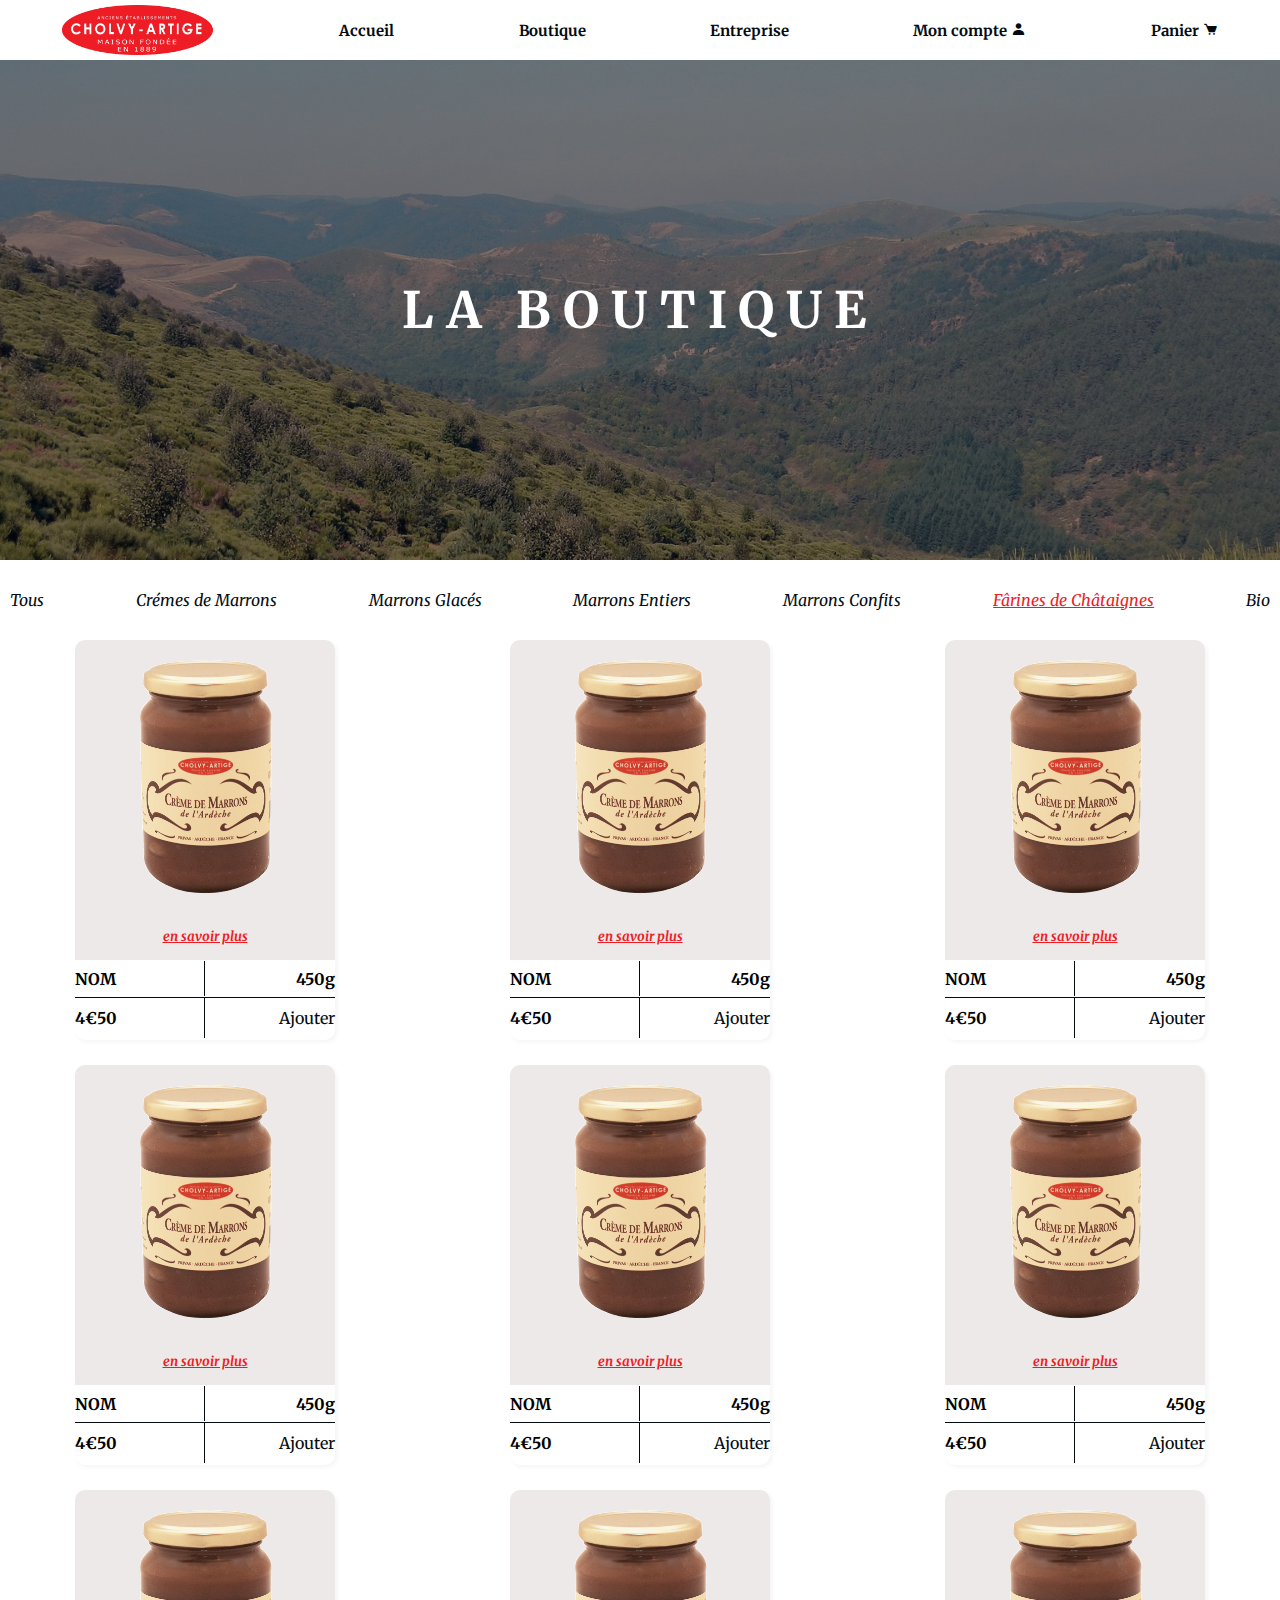
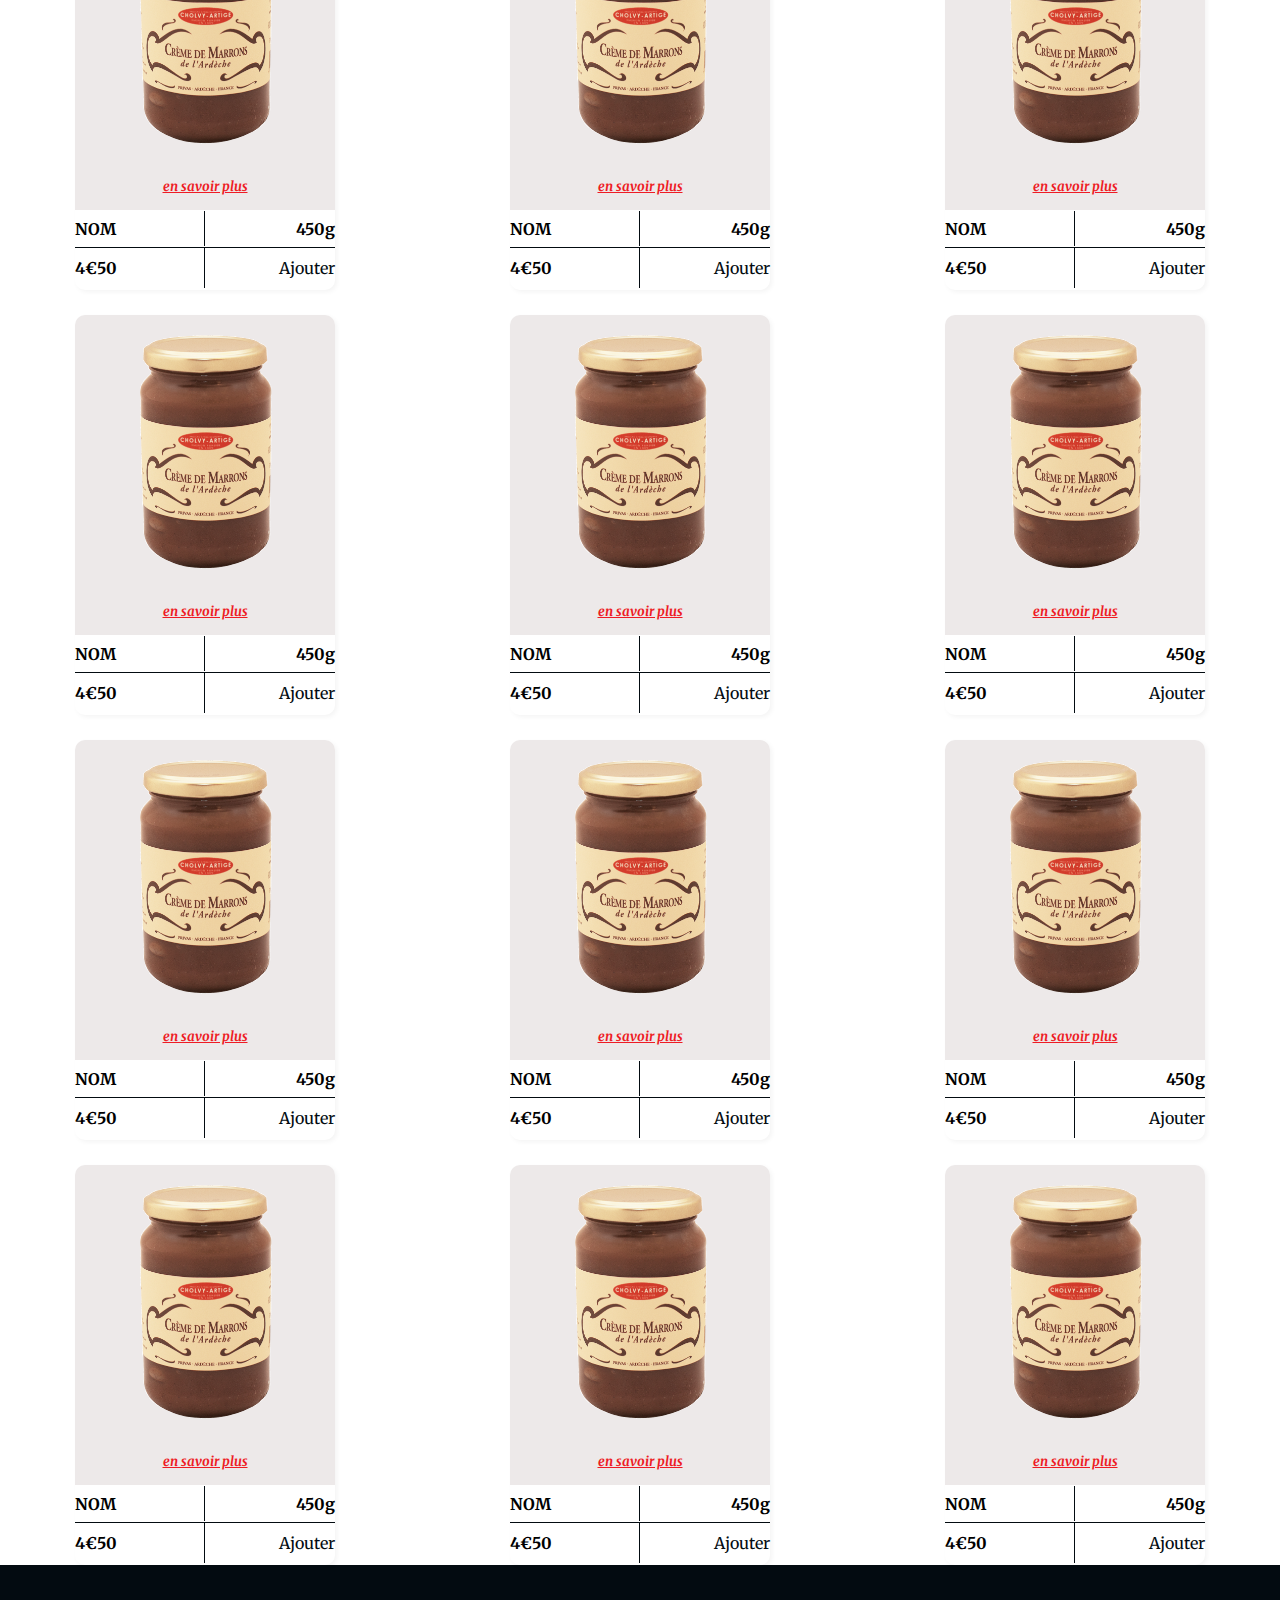
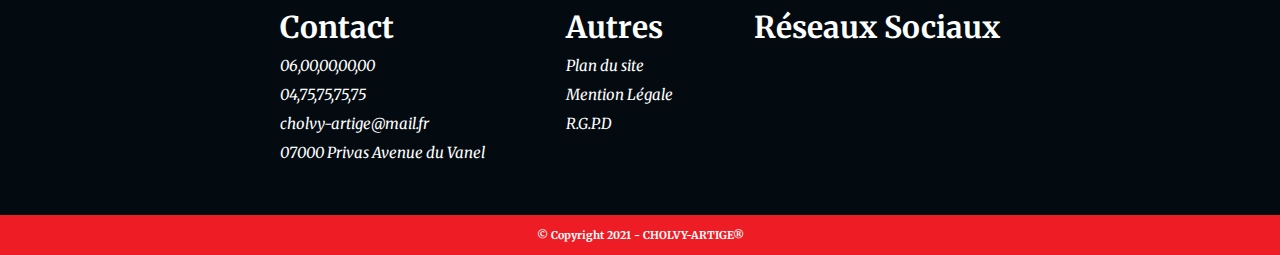
<file: farinedechataigne.html>
<html lang="en">
    <head>
        <meta charset="UTF-8">
        <meta name="viewport" content="width=device-width, initial-scale=1.0">
        <title>CHOLVY-ARTIGE®</title>
        <link rel="stylesheet" href="style.css">
        <link href="https://unpkg.com/boxicons@2.0.9/css/boxicons.min.css" rel="stylesheet">
        <link rel="preconnect" href="https://fonts.googleapis.com">
        <link rel="preconnect" href="https://fonts.gstatic.com" crossorigin>
        <link href="https://fonts.googleapis.com/css2?family=Merriweather:ital,wght@0,700;1,300&display=swap" rel="stylesheet">
    </head>
    <body>
        <header>
            <nav class="navigateur">
                <a href="index.html" class="logo">
                    <img src="assets/LOGO_CHOLVY_ARTIGE copie.png" alt="Logo De Cholvy Artige">
                </a>
                <a href="index.html" class="nav-items">Accueil</a>
                <a href="boutique.html" class="nav-items">Boutique</a>
                <a href="index.html" class="nav-items">Entreprise</a>
                <a href="index.html" class="nav-items">
                    Mon compte
                    <i class="bx bxs-user"></i>
                </a>
                <a href="index.html" class="nav-items">
                    Panier
                    <i class="bx bxs-cart"></i>
                </a>
            </nav>
        </header>
    </div>
    <div class="boutique">
        <div class="ovl">
            <div class="TITRE">
                <h1>La boutique</h1>
            </div>
        </div>
    </div>
    <div class="categorie">
        <div class="title">
            <a href="boutique.html" class="nav_cat ">Tous</a>
            <a href="cremedemarron.html" class="nav_cat">Crémes de Marrons</a>
            <a href="marronglaces.html" class="nav_cat">Marrons Glacés</a>
            <a href="marronentiers.html" class="nav_cat">Marrons Entiers</a>
            <a href="marronsconfits.html" class="nav_cat">Marrons Confits</a>
            <a href="farinedechataigne.html" class="nav_cat active">Fârines de Châtaignes</a>
            <a href="bio.html" class="nav_cat">Bio</a>
        </div>
    </div>
    <div class="laboutique">
        <div class="b_items">
            <div class="card">
                <div class="img">
                    <img src="assets/produits/nouveau/CREME_DE_MARRONS_POT_450G_CHOLVY.png" alt="produits crème de marrron cholvy artige">
                    <h5>
                        <a href="ficheproduits.html" class="esp">en savoir plus</a>
                    </h5>
                </div>
                <div class="info">
                    <div class="part_one">
                        <div class="nom">
                            <h4>NOM</h4>
                        </div>
                        <div class="poids">
                            <h4>450g</h4>
                        </div>
                    </div>
                    <div class="part_two">
                        <div class="prix">
                            <h4>4€50</h4>
                        </div>
                        <a href="#" class="acheter">Ajouter</a>
                    </div>
                </div>
            </div>
            <div class="card">
                <div class="img">
                    <img src="assets/produits/nouveau/CREME_DE_MARRONS_POT_450G_CHOLVY.png" alt="produits crème de marrron cholvy artige">
                    <h5>
                        <a href="ficheproduits.html" class="esp">en savoir plus</a>
                    </h5>
                </div>
                <div class="info">
                    <div class="part_one">
                        <div class="nom">
                            <h4>NOM</h4>
                        </div>
                        <div class="poids">
                            <h4>450g</h4>
                        </div>
                    </div>
                    <div class="part_two">
                        <div class="prix">
                            <h4>4€50</h4>
                        </div>
                        <a href="#" class="acheter">Ajouter</a>
                    </div>
                </div>
            </div>
            <div class="card">
                <div class="img">
                    <img src="assets/produits/nouveau/CREME_DE_MARRONS_POT_450G_CHOLVY.png" alt="produits crème de marrron cholvy artige">
                    <h5>
                        <a href="ficheproduits.html" class="esp">en savoir plus</a>
                    </h5>
                </div>
                <div class="info">
                    <div class="part_one">
                        <div class="nom">
                            <h4>NOM</h4>
                        </div>
                        <div class="poids">
                            <h4>450g</h4>
                        </div>
                    </div>
                    <div class="part_two">
                        <div class="prix">
                            <h4>4€50</h4>
                        </div>
                        <a href="#" class="acheter">Ajouter</a>
                    </div>
                </div>
            </div>
            <div class="card">
                <div class="img">
                    <img src="assets/produits/nouveau/CREME_DE_MARRONS_POT_450G_CHOLVY.png" alt="produits crème de marrron cholvy artige">
                    <h5>
                        <a href="ficheproduits.html" class="esp">en savoir plus</a>
                    </h5>
                </div>
                <div class="info">
                    <div class="part_one">
                        <div class="nom">
                            <h4>NOM</h4>
                        </div>
                        <div class="poids">
                            <h4>450g</h4>
                        </div>
                    </div>
                    <div class="part_two">
                        <div class="prix">
                            <h4>4€50</h4>
                        </div>
                        <a href="#" class="acheter">Ajouter</a>
                    </div>
                </div>
            </div>
            <div class="card">
                <div class="img">
                    <img src="assets/produits/nouveau/CREME_DE_MARRONS_POT_450G_CHOLVY.png" alt="produits crème de marrron cholvy artige">
                    <h5>
                        <a href="ficheproduits.html" class="esp">en savoir plus</a>
                    </h5>
                </div>
                <div class="info">
                    <div class="part_one">
                        <div class="nom">
                            <h4>NOM</h4>
                        </div>
                        <div class="poids">
                            <h4>450g</h4>
                        </div>
                    </div>
                    <div class="part_two">
                        <div class="prix">
                            <h4>4€50</h4>
                        </div>
                        <a href="#" class="acheter">Ajouter</a>
                    </div>
                </div>
            </div>
            <div class="card">
                <div class="img">
                    <img src="assets/produits/nouveau/CREME_DE_MARRONS_POT_450G_CHOLVY.png" alt="produits crème de marrron cholvy artige">
                    <h5>
                        <a href="ficheproduits.html" class="esp">en savoir plus</a>
                    </h5>
                </div>
                <div class="info">
                    <div class="part_one">
                        <div class="nom">
                            <h4>NOM</h4>
                        </div>
                        <div class="poids">
                            <h4>450g</h4>
                        </div>
                    </div>
                    <div class="part_two">
                        <div class="prix">
                            <h4>4€50</h4>
                        </div>
                        <a href="#" class="acheter">Ajouter</a>
                    </div>
                </div>
            </div>
            <div class="card">
                <div class="img">
                    <img src="assets/produits/nouveau/CREME_DE_MARRONS_POT_450G_CHOLVY.png" alt="produits crème de marrron cholvy artige">
                    <h5>
                        <a href="ficheproduits.html" class="esp">en savoir plus</a>
                    </h5>
                </div>
                <div class="info">
                    <div class="part_one">
                        <div class="nom">
                            <h4>NOM</h4>
                        </div>
                        <div class="poids">
                            <h4>450g</h4>
                        </div>
                    </div>
                    <div class="part_two">
                        <div class="prix">
                            <h4>4€50</h4>
                        </div>
                        <a href="#" class="acheter">Ajouter</a>
                    </div>
                </div>
            </div>
            <div class="card">
                <div class="img">
                    <img src="assets/produits/nouveau/CREME_DE_MARRONS_POT_450G_CHOLVY.png" alt="produits crème de marrron cholvy artige">
                    <h5>
                        <a href="ficheproduits.html" class="esp">en savoir plus</a>
                    </h5>
                </div>
                <div class="info">
                    <div class="part_one">
                        <div class="nom">
                            <h4>NOM</h4>
                        </div>
                        <div class="poids">
                            <h4>450g</h4>
                        </div>
                    </div>
                    <div class="part_two">
                        <div class="prix">
                            <h4>4€50</h4>
                        </div>
                        <a href="#" class="acheter">Ajouter</a>
                    </div>
                </div>
            </div>
            <div class="card">
                <div class="img">
                    <img src="assets/produits/nouveau/CREME_DE_MARRONS_POT_450G_CHOLVY.png" alt="produits crème de marrron cholvy artige">
                    <h5>
                        <a href="ficheproduits.html" class="esp">en savoir plus</a>
                    </h5>
                </div>
                <div class="info">
                    <div class="part_one">
                        <div class="nom">
                            <h4>NOM</h4>
                        </div>
                        <div class="poids">
                            <h4>450g</h4>
                        </div>
                    </div>
                    <div class="part_two">
                        <div class="prix">
                            <h4>4€50</h4>
                        </div>
                        <a href="#" class="acheter">Ajouter</a>
                    </div>
                </div>
            </div>
            <div class="card">
                <div class="img">
                    <img src="assets/produits/nouveau/CREME_DE_MARRONS_POT_450G_CHOLVY.png" alt="produits crème de marrron cholvy artige">
                    <h5>
                        <a href="ficheproduits.html" class="esp">en savoir plus</a>
                    </h5>
                </div>
                <div class="info">
                    <div class="part_one">
                        <div class="nom">
                            <h4>NOM</h4>
                        </div>
                        <div class="poids">
                            <h4>450g</h4>
                        </div>
                    </div>
                    <div class="part_two">
                        <div class="prix">
                            <h4>4€50</h4>
                        </div>
                        <a href="#" class="acheter">Ajouter</a>
                    </div>
                </div>
            </div>
            <div class="card">
                <div class="img">
                    <img src="assets/produits/nouveau/CREME_DE_MARRONS_POT_450G_CHOLVY.png" alt="produits crème de marrron cholvy artige">
                    <h5>
                        <a href="ficheproduits.html" class="esp">en savoir plus</a>
                    </h5>
                </div>
                <div class="info">
                    <div class="part_one">
                        <div class="nom">
                            <h4>NOM</h4>
                        </div>
                        <div class="poids">
                            <h4>450g</h4>
                        </div>
                    </div>
                    <div class="part_two">
                        <div class="prix">
                            <h4>4€50</h4>
                        </div>
                        <a href="#" class="acheter">Ajouter</a>
                    </div>
                </div>
            </div>
            <div class="card">
                <div class="img">
                    <img src="assets/produits/nouveau/CREME_DE_MARRONS_POT_450G_CHOLVY.png" alt="produits crème de marrron cholvy artige">
                    <h5>
                        <a href="ficheproduits.html" class="esp">en savoir plus</a>
                    </h5>
                </div>
                <div class="info">
                    <div class="part_one">
                        <div class="nom">
                            <h4>NOM</h4>
                        </div>
                        <div class="poids">
                            <h4>450g</h4>
                        </div>
                    </div>
                    <div class="part_two">
                        <div class="prix">
                            <h4>4€50</h4>
                        </div>
                        <a href="#" class="acheter">Ajouter</a>
                    </div>
                </div>
            </div>
            <div class="card">
                <div class="img">
                    <img src="assets/produits/nouveau/CREME_DE_MARRONS_POT_450G_CHOLVY.png" alt="produits crème de marrron cholvy artige">
                    <h5>
                        <a href="ficheproduits.html" class="esp">en savoir plus</a>
                    </h5>
                </div>
                <div class="info">
                    <div class="part_one">
                        <div class="nom">
                            <h4>NOM</h4>
                        </div>
                        <div class="poids">
                            <h4>450g</h4>
                        </div>
                    </div>
                    <div class="part_two">
                        <div class="prix">
                            <h4>4€50</h4>
                        </div>
                        <a href="#" class="acheter">Ajouter</a>
                    </div>
                </div>
            </div>
            <div class="card">
                <div class="img">
                    <img src="assets/produits/nouveau/CREME_DE_MARRONS_POT_450G_CHOLVY.png" alt="produits crème de marrron cholvy artige">
                    <h5>
                        <a href="ficheproduits.html" class="esp">en savoir plus</a>
                    </h5>
                </div>
                <div class="info">
                    <div class="part_one">
                        <div class="nom">
                            <h4>NOM</h4>
                        </div>
                        <div class="poids">
                            <h4>450g</h4>
                        </div>
                    </div>
                    <div class="part_two">
                        <div class="prix">
                            <h4>4€50</h4>
                        </div>
                        <a href="#" class="acheter">Ajouter</a>
                    </div>
                </div>
            </div>
            <div class="card">
                <div class="img">
                    <img src="assets/produits/nouveau/CREME_DE_MARRONS_POT_450G_CHOLVY.png" alt="produits crème de marrron cholvy artige">
                    <h5>
                        <a href="ficheproduits.html" class="esp">en savoir plus</a>
                    </h5>
                </div>
                <div class="info">
                    <div class="part_one">
                        <div class="nom">
                            <h4>NOM</h4>
                        </div>
                        <div class="poids">
                            <h4>450g</h4>
                        </div>
                    </div>
                    <div class="part_two">
                        <div class="prix">
                            <h4>4€50</h4>
                        </div>
                        <a href="#" class="acheter">Ajouter</a>
                    </div>
                </div>
            </div>
            <div class="card">
                <div class="img">
                    <img src="assets/produits/nouveau/CREME_DE_MARRONS_POT_450G_CHOLVY.png" alt="produits crème de marrron cholvy artige">
                    <h5>
                        <a href="ficheproduits.html" class="esp">en savoir plus</a>
                    </h5>
                </div>
                <div class="info">
                    <div class="part_one">
                        <div class="nom">
                            <h4>NOM</h4>
                        </div>
                        <div class="poids">
                            <h4>450g</h4>
                        </div>
                    </div>
                    <div class="part_two">
                        <div class="prix">
                            <h4>4€50</h4>
                        </div>
                        <a href="#" class="acheter">Ajouter</a>
                    </div>
                </div>
            </div>
            <div class="card">
                <div class="img">
                    <img src="assets/produits/nouveau/CREME_DE_MARRONS_POT_450G_CHOLVY.png" alt="produits crème de marrron cholvy artige">
                    <h5>
                        <a href="ficheproduits.html" class="esp">en savoir plus</a>
                    </h5>
                </div>
                <div class="info">
                    <div class="part_one">
                        <div class="nom">
                            <h4>NOM</h4>
                        </div>
                        <div class="poids">
                            <h4>450g</h4>
                        </div>
                    </div>
                    <div class="part_two">
                        <div class="prix">
                            <h4>4€50</h4>
                        </div>
                        <a href="#" class="acheter">Ajouter</a>
                    </div>
                </div>
            </div>
            <div class="card">
                <div class="img">
                    <img src="assets/produits/nouveau/CREME_DE_MARRONS_POT_450G_CHOLVY.png" alt="produits crème de marrron cholvy artige">
                    <h5>
                        <a href="ficheproduits.html" class="esp">en savoir plus</a>
                    </h5>
                </div>
                <div class="info">
                    <div class="part_one">
                        <div class="nom">
                            <h4>NOM</h4>
                        </div>
                        <div class="poids">
                            <h4>450g</h4>
                        </div>
                    </div>
                    <div class="part_two">
                        <div class="prix">
                            <h4>4€50</h4>
                        </div>
                        <a href="#" class="acheter">Ajouter</a>
                    </div>
                </div>
            </div>
        </div>
    </div>
    <footer>
        <div class="containers">
            <div class="text">
                <div class="part">
                    <h1>Contact</h1>
                    <p>06,00,00,00,00</p>
                    <p>04,75,75,75,75</p>
                    <p>cholvy-artige@mail.fr</p>
                    <p>
                        07000 Privas
                        Avenue du Vanel
                    </p>
                </div>
                <div class="part">
                    <h1>Autres</h1>
                    <p>Plan du site</p>
                    <p>Mention Légale</p>
                    <p>R.G.P.D</p>
                </div>
                <div class="part">
                    <h1>Réseaux Sociaux</h1>
                </div>
            </div>
        </div>
    </footer>
    <div class="copyright">
        <h6>© Copyright 2021 - CHOLVY-ARTIGE®</h6>
    </div>
</body>
</html>
</file>
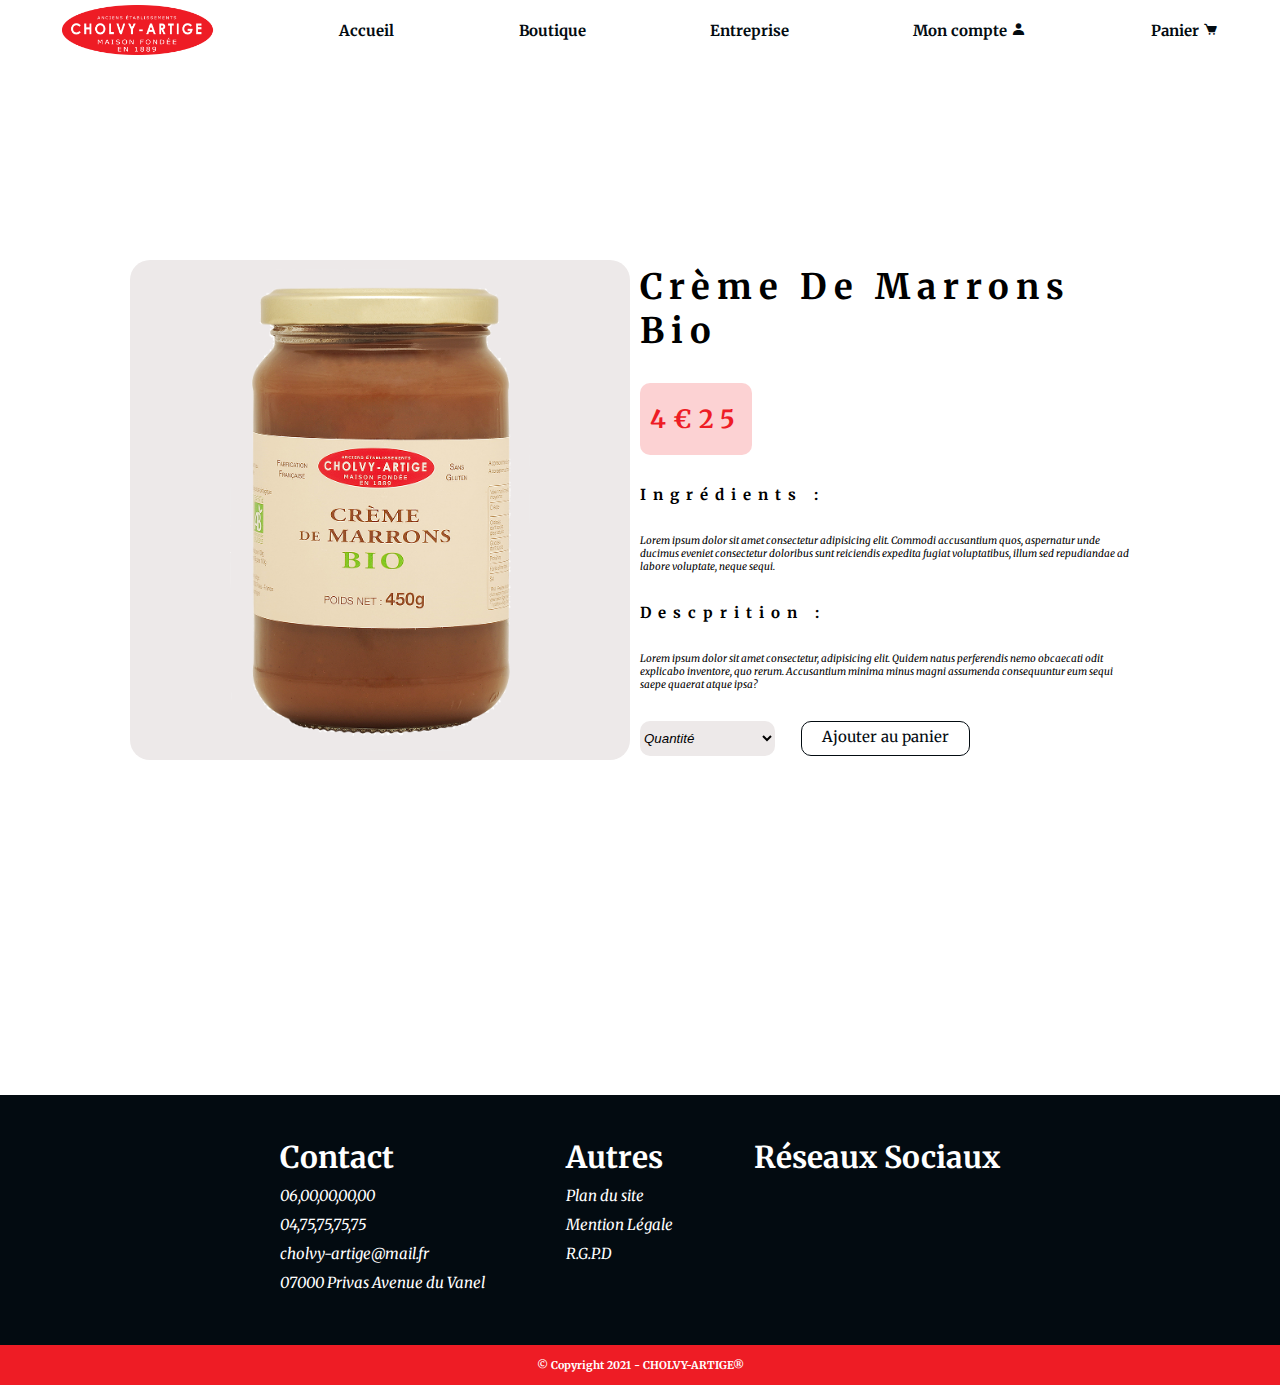
<file: ficheproduits.html>
<html lang="en">
    <head>
        <meta charset="UTF-8">
        <meta name="viewport" content="width=device-width, initial-scale=1.0">
        <title>CHOLVY-ARTIGE®</title>
        <link rel="stylesheet" href="style.css">
        <link href="https://unpkg.com/boxicons@2.0.9/css/boxicons.min.css" rel="stylesheet">
        <link rel="preconnect" href="https://fonts.googleapis.com">
        <link rel="preconnect" href="https://fonts.gstatic.com" crossorigin>
        <link href="https://fonts.googleapis.com/css2?family=Merriweather:ital,wght@0,700;1,300&display=swap" rel="stylesheet">
    </head>
    <body>
        <header>
            <nav class="navigateur">
                <a href="index.html" class="logo">
                    <img src="assets/LOGO_CHOLVY_ARTIGE copie.png" alt="Logo De Cholvy Artige">
                </a>
                <a href="index.html" class="nav-items">Accueil</a>
                <a href="boutique.html" class="nav-items">Boutique</a>
                <a href="index.html" class="nav-items">Entreprise</a>
                <a href="index.html" class="nav-items">
                    Mon compte
                    <i class="bx bxs-user"></i>
                </a>
                <a href="index.html" class="nav-items">
                    Panier
                    <i class="bx bxs-cart"></i>
                </a>
            </nav>
        </header>

        <a href="boutique.html" class="retour">
            <i class='bx bx-chevron-left'></i>
        </a>

    <div class="product-page">
        <div class="product-items">
            <div class="product-img">
                <img src="assets/produits/BIO/BOITE BRISURES.png" alt="creme de marron bio cholvy-artige">
            </div>
            <div class="product-info">
                <h1>Crème De Marrons Bio</h1>
                <h2>4€25</h2>
                <h4>Ingrédients :</h4>
                <p>Lorem ipsum dolor sit amet consectetur adipisicing elit. Commodi accusantium quos, aspernatur unde ducimus eveniet consectetur doloribus sunt reiciendis expedita fugiat voluptatibus, illum sed repudiandae ad labore voluptate, neque sequi.</p>
                <h4>Descprition :</h4>
                <p>Lorem ipsum dolor sit amet consectetur, adipisicing elit. Quidem natus perferendis nemo obcaecati odit explicabo inventore, quo rerum. Accusantium minima minus magni assumenda consequuntur eum sequi saepe quaerat atque ipsa?</p>
                <div class="product-buy">
                    <select name="quantite" id="quantite">
                        <option value="1">Quantité</option>
                        <option value="2">opt 1</option>
                        <option value="3">opt 2</option>
                    </select>
                    <a href="#" class="btn-black_vrs">Ajouter au panier</a>
                </div>
            </div>
        </div>
    </div>
    <div class="blanc-footer">
        
    </div>
    <footer>
        <div class="containers">
            <div class="text">
                <div class="part">
                    <h1>Contact</h1>
                    <p>06,00,00,00,00</p>
                    <p>04,75,75,75,75</p>
                    <p>cholvy-artige@mail.fr</p>
                    <p>
                        07000 Privas
                        Avenue du Vanel
                    </p>
                </div>
                <div class="part">
                    <h1>Autres</h1>
                    <p>Plan du site</p>
                    <p>Mention Légale</p>
                    <p>R.G.P.D</p>
                </div>
                <div class="part">
                    <h1>Réseaux Sociaux</h1>
                </div>
            </div>
        </div>
    </footer>
    <div class="copyright">
        <h6>© Copyright 2021 - CHOLVY-ARTIGE®</h6>
    </div>
</body>
</html>
</file>
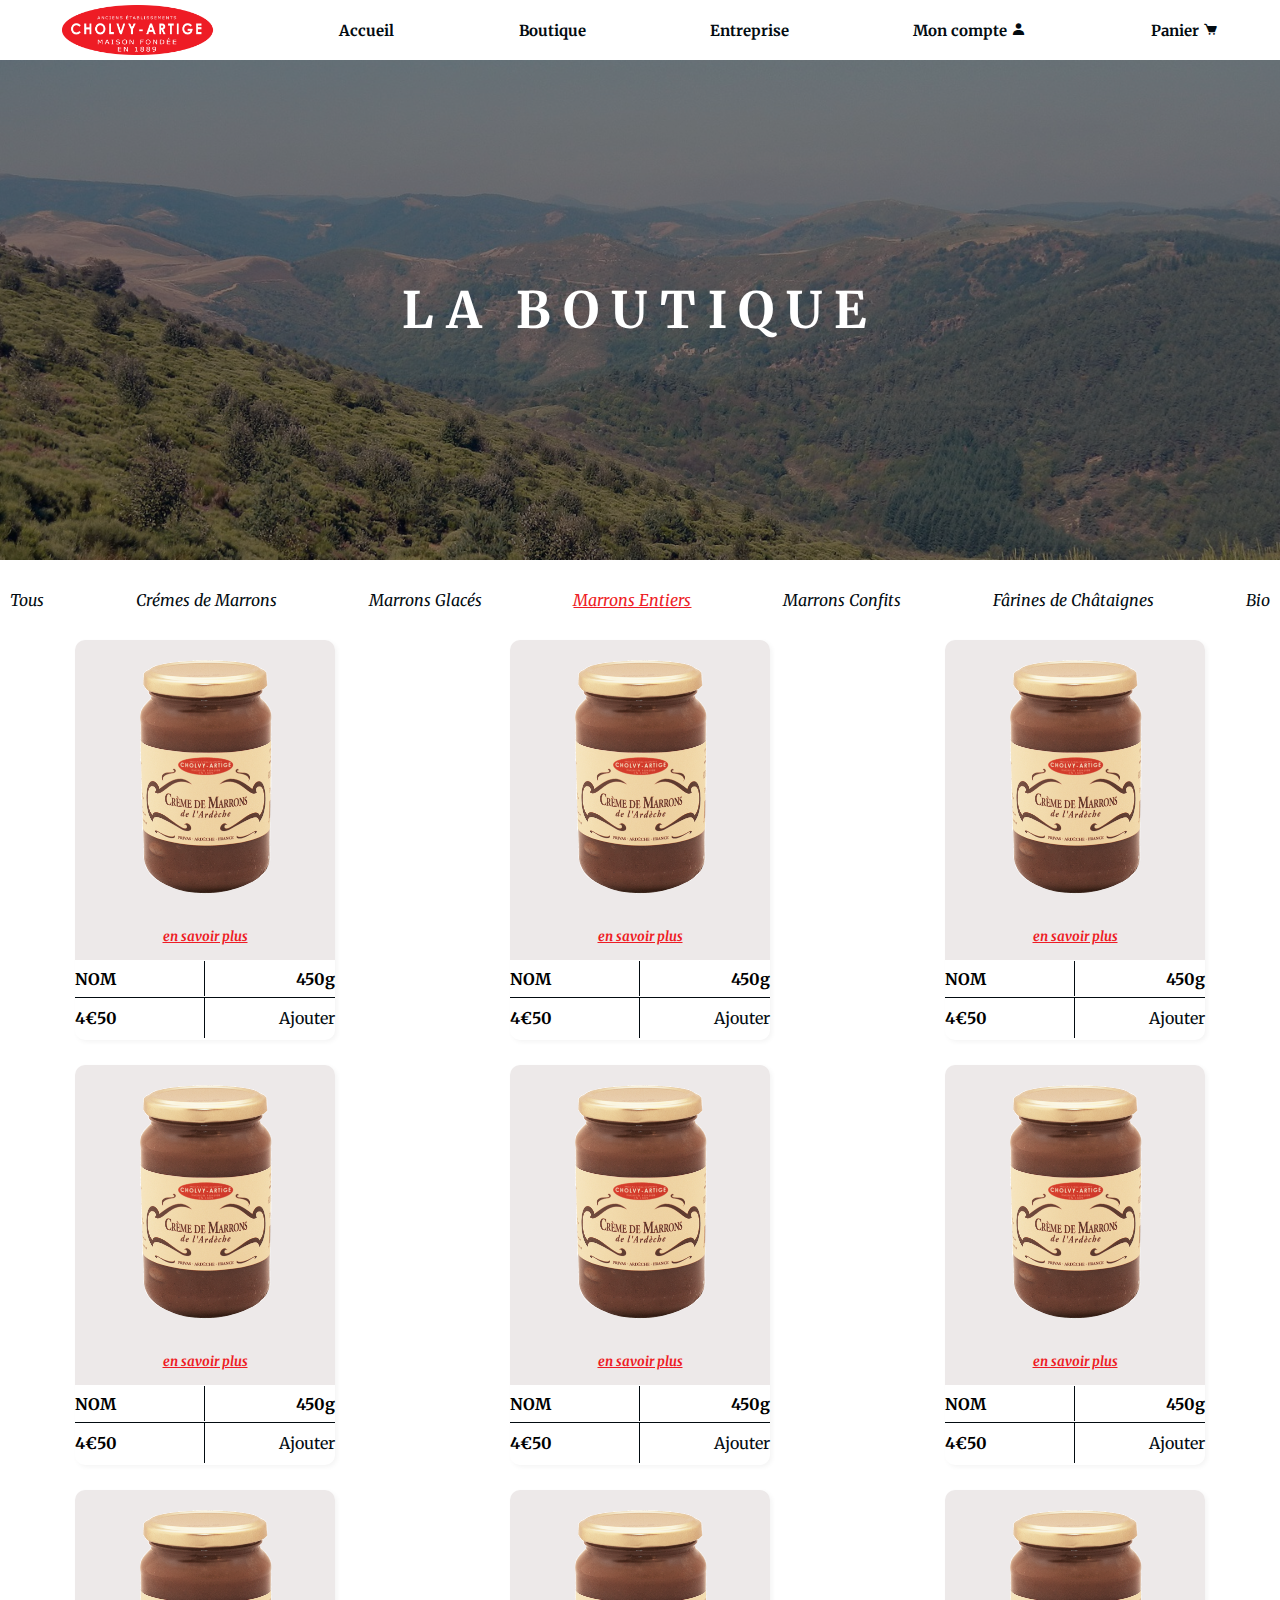
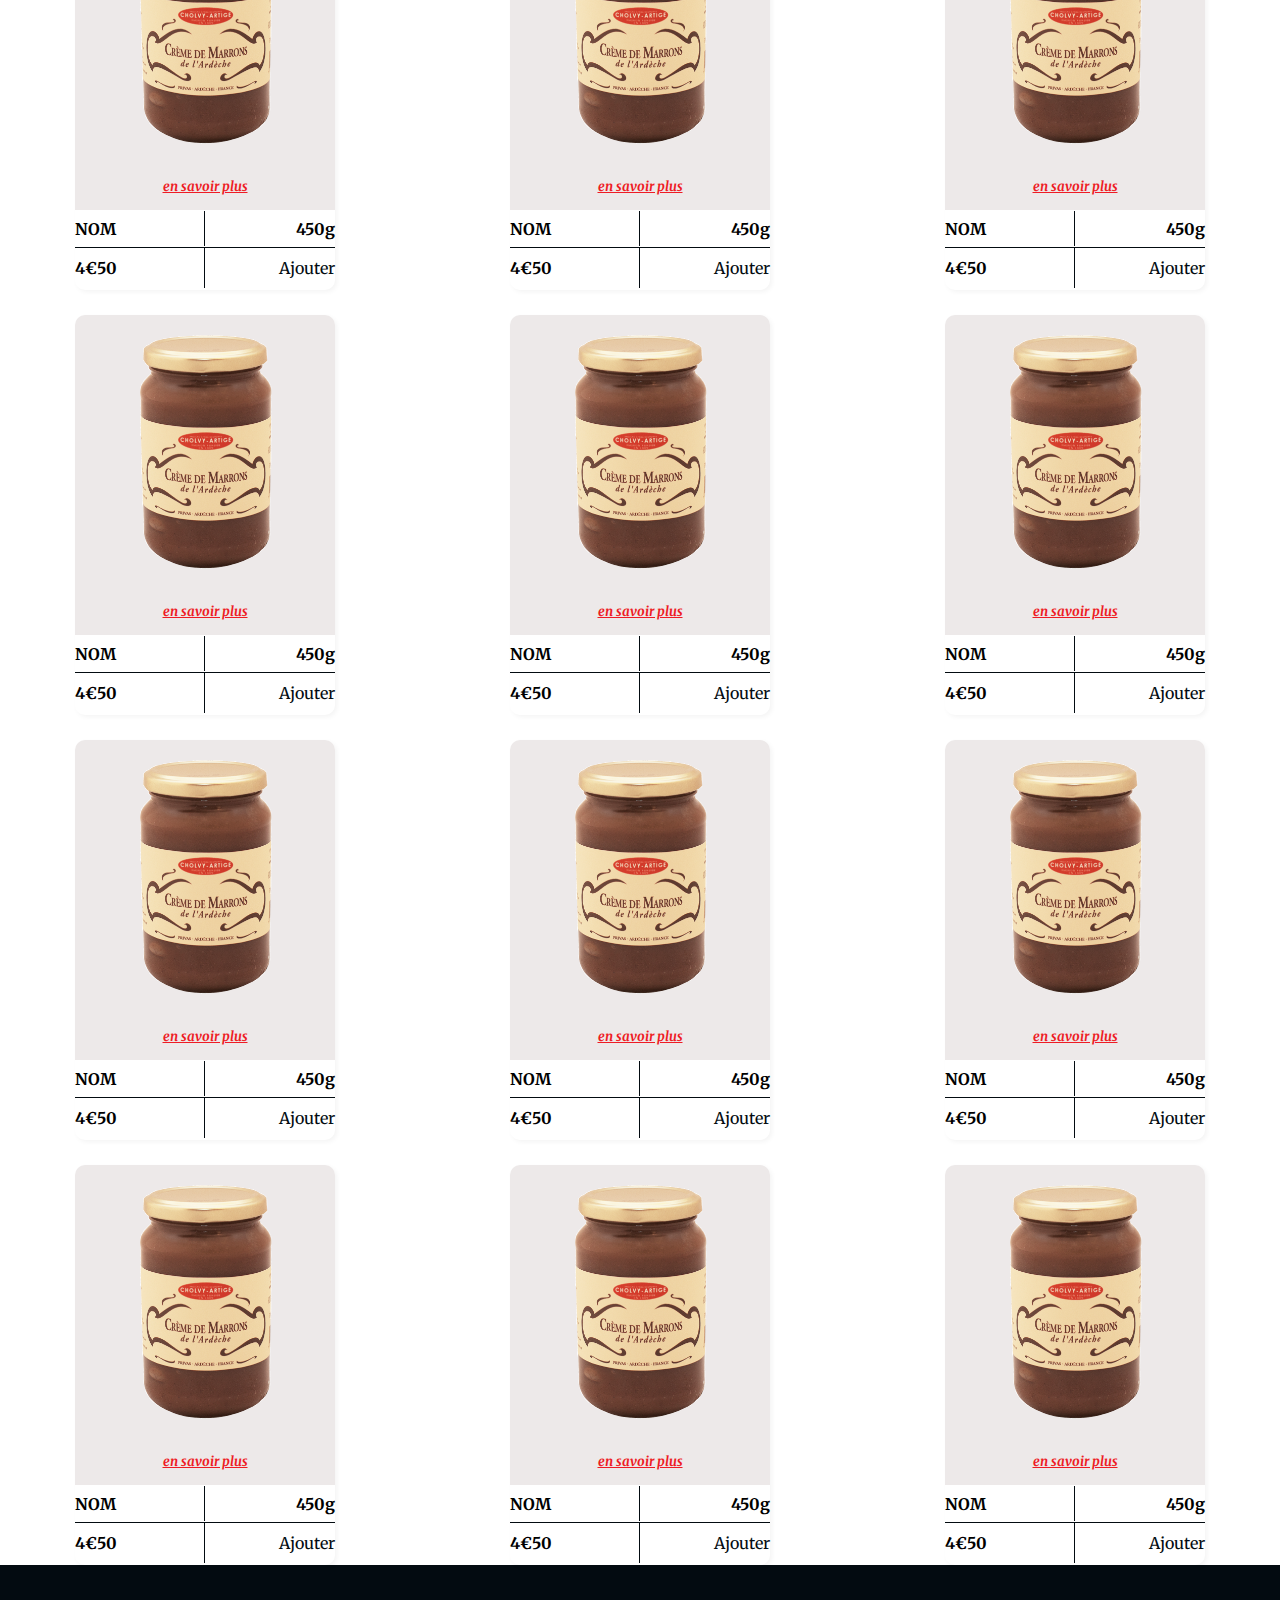
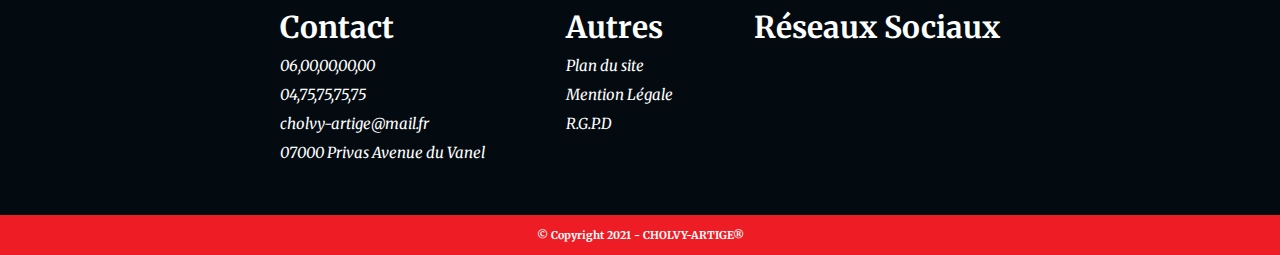
<file: marronentiers.html>
<html lang="en">
    <head>
        <meta charset="UTF-8">
        <meta name="viewport" content="width=device-width, initial-scale=1.0">
        <title>CHOLVY-ARTIGE®</title>
        <link rel="stylesheet" href="style.css">
        <link href="https://unpkg.com/boxicons@2.0.9/css/boxicons.min.css" rel="stylesheet">
        <link rel="preconnect" href="https://fonts.googleapis.com">
        <link rel="preconnect" href="https://fonts.gstatic.com" crossorigin>
        <link href="https://fonts.googleapis.com/css2?family=Merriweather:ital,wght@0,700;1,300&display=swap" rel="stylesheet">
    </head>
    <body>
        <header>
            <nav class="navigateur">
                <a href="index.html" class="logo">
                    <img src="assets/LOGO_CHOLVY_ARTIGE copie.png" alt="Logo De Cholvy Artige">
                </a>
                <a href="index.html" class="nav-items">Accueil</a>
                <a href="boutique.html" class="nav-items">Boutique</a>
                <a href="index.html" class="nav-items">Entreprise</a>
                <a href="index.html" class="nav-items">
                    Mon compte
                    <i class="bx bxs-user"></i>
                </a>
                <a href="index.html" class="nav-items">
                    Panier
                    <i class="bx bxs-cart"></i>
                </a>
            </nav>
        </header>
    </div>
    <div class="boutique">
        <div class="ovl">
            <div class="TITRE">
                <h1>La boutique</h1>
            </div>
        </div>
    </div>
    <div class="categorie">
        <div class="title">
            <a href="boutique.html" class="nav_cat ">Tous</a>
            <a href="cremedemarron.html" class="nav_cat">Crémes de Marrons</a>
            <a href="marronglaces.html" class="nav_cat">Marrons Glacés</a>
            <a href="marronentiers.html" class="nav_cat active">Marrons Entiers</a>
            <a href="marronsconfits.html" class="nav_cat">Marrons Confits</a>
            <a href="farinedechataigne.html" class="nav_cat">Fârines de Châtaignes</a>
            <a href="bio.html" class="nav_cat">Bio</a>
        </div>
    </div>
    <div class="laboutique">
        <div class="b_items">
            <div class="card">
                <div class="img">
                    <img src="assets/produits/nouveau/CREME_DE_MARRONS_POT_450G_CHOLVY.png" alt="produits crème de marrron cholvy artige">
                    <h5>
                        <a href="ficheproduits.html" class="esp">en savoir plus</a>
                    </h5>
                </div>
                <div class="info">
                    <div class="part_one">
                        <div class="nom">
                            <h4>NOM</h4>
                        </div>
                        <div class="poids">
                            <h4>450g</h4>
                        </div>
                    </div>
                    <div class="part_two">
                        <div class="prix">
                            <h4>4€50</h4>
                        </div>
                        <a href="#" class="acheter">Ajouter</a>
                    </div>
                </div>
            </div>
            <div class="card">
                <div class="img">
                    <img src="assets/produits/nouveau/CREME_DE_MARRONS_POT_450G_CHOLVY.png" alt="produits crème de marrron cholvy artige">
                    <h5>
                        <a href="ficheproduits.html" class="esp">en savoir plus</a>
                    </h5>
                </div>
                <div class="info">
                    <div class="part_one">
                        <div class="nom">
                            <h4>NOM</h4>
                        </div>
                        <div class="poids">
                            <h4>450g</h4>
                        </div>
                    </div>
                    <div class="part_two">
                        <div class="prix">
                            <h4>4€50</h4>
                        </div>
                        <a href="#" class="acheter">Ajouter</a>
                    </div>
                </div>
            </div>
            <div class="card">
                <div class="img">
                    <img src="assets/produits/nouveau/CREME_DE_MARRONS_POT_450G_CHOLVY.png" alt="produits crème de marrron cholvy artige">
                    <h5>
                        <a href="ficheproduits.html" class="esp">en savoir plus</a>
                    </h5>
                </div>
                <div class="info">
                    <div class="part_one">
                        <div class="nom">
                            <h4>NOM</h4>
                        </div>
                        <div class="poids">
                            <h4>450g</h4>
                        </div>
                    </div>
                    <div class="part_two">
                        <div class="prix">
                            <h4>4€50</h4>
                        </div>
                        <a href="#" class="acheter">Ajouter</a>
                    </div>
                </div>
            </div>
            <div class="card">
                <div class="img">
                    <img src="assets/produits/nouveau/CREME_DE_MARRONS_POT_450G_CHOLVY.png" alt="produits crème de marrron cholvy artige">
                    <h5>
                        <a href="ficheproduits.html" class="esp">en savoir plus</a>
                    </h5>
                </div>
                <div class="info">
                    <div class="part_one">
                        <div class="nom">
                            <h4>NOM</h4>
                        </div>
                        <div class="poids">
                            <h4>450g</h4>
                        </div>
                    </div>
                    <div class="part_two">
                        <div class="prix">
                            <h4>4€50</h4>
                        </div>
                        <a href="#" class="acheter">Ajouter</a>
                    </div>
                </div>
            </div>
            <div class="card">
                <div class="img">
                    <img src="assets/produits/nouveau/CREME_DE_MARRONS_POT_450G_CHOLVY.png" alt="produits crème de marrron cholvy artige">
                    <h5>
                        <a href="ficheproduits.html" class="esp">en savoir plus</a>
                    </h5>
                </div>
                <div class="info">
                    <div class="part_one">
                        <div class="nom">
                            <h4>NOM</h4>
                        </div>
                        <div class="poids">
                            <h4>450g</h4>
                        </div>
                    </div>
                    <div class="part_two">
                        <div class="prix">
                            <h4>4€50</h4>
                        </div>
                        <a href="#" class="acheter">Ajouter</a>
                    </div>
                </div>
            </div>
            <div class="card">
                <div class="img">
                    <img src="assets/produits/nouveau/CREME_DE_MARRONS_POT_450G_CHOLVY.png" alt="produits crème de marrron cholvy artige">
                    <h5>
                        <a href="ficheproduits.html" class="esp">en savoir plus</a>
                    </h5>
                </div>
                <div class="info">
                    <div class="part_one">
                        <div class="nom">
                            <h4>NOM</h4>
                        </div>
                        <div class="poids">
                            <h4>450g</h4>
                        </div>
                    </div>
                    <div class="part_two">
                        <div class="prix">
                            <h4>4€50</h4>
                        </div>
                        <a href="#" class="acheter">Ajouter</a>
                    </div>
                </div>
            </div>
            <div class="card">
                <div class="img">
                    <img src="assets/produits/nouveau/CREME_DE_MARRONS_POT_450G_CHOLVY.png" alt="produits crème de marrron cholvy artige">
                    <h5>
                        <a href="ficheproduits.html" class="esp">en savoir plus</a>
                    </h5>
                </div>
                <div class="info">
                    <div class="part_one">
                        <div class="nom">
                            <h4>NOM</h4>
                        </div>
                        <div class="poids">
                            <h4>450g</h4>
                        </div>
                    </div>
                    <div class="part_two">
                        <div class="prix">
                            <h4>4€50</h4>
                        </div>
                        <a href="#" class="acheter">Ajouter</a>
                    </div>
                </div>
            </div>
            <div class="card">
                <div class="img">
                    <img src="assets/produits/nouveau/CREME_DE_MARRONS_POT_450G_CHOLVY.png" alt="produits crème de marrron cholvy artige">
                    <h5>
                        <a href="ficheproduits.html" class="esp">en savoir plus</a>
                    </h5>
                </div>
                <div class="info">
                    <div class="part_one">
                        <div class="nom">
                            <h4>NOM</h4>
                        </div>
                        <div class="poids">
                            <h4>450g</h4>
                        </div>
                    </div>
                    <div class="part_two">
                        <div class="prix">
                            <h4>4€50</h4>
                        </div>
                        <a href="#" class="acheter">Ajouter</a>
                    </div>
                </div>
            </div>
            <div class="card">
                <div class="img">
                    <img src="assets/produits/nouveau/CREME_DE_MARRONS_POT_450G_CHOLVY.png" alt="produits crème de marrron cholvy artige">
                    <h5>
                        <a href="ficheproduits.html" class="esp">en savoir plus</a>
                    </h5>
                </div>
                <div class="info">
                    <div class="part_one">
                        <div class="nom">
                            <h4>NOM</h4>
                        </div>
                        <div class="poids">
                            <h4>450g</h4>
                        </div>
                    </div>
                    <div class="part_two">
                        <div class="prix">
                            <h4>4€50</h4>
                        </div>
                        <a href="#" class="acheter">Ajouter</a>
                    </div>
                </div>
            </div>
            <div class="card">
                <div class="img">
                    <img src="assets/produits/nouveau/CREME_DE_MARRONS_POT_450G_CHOLVY.png" alt="produits crème de marrron cholvy artige">
                    <h5>
                        <a href="ficheproduits.html" class="esp">en savoir plus</a>
                    </h5>
                </div>
                <div class="info">
                    <div class="part_one">
                        <div class="nom">
                            <h4>NOM</h4>
                        </div>
                        <div class="poids">
                            <h4>450g</h4>
                        </div>
                    </div>
                    <div class="part_two">
                        <div class="prix">
                            <h4>4€50</h4>
                        </div>
                        <a href="#" class="acheter">Ajouter</a>
                    </div>
                </div>
            </div>
            <div class="card">
                <div class="img">
                    <img src="assets/produits/nouveau/CREME_DE_MARRONS_POT_450G_CHOLVY.png" alt="produits crème de marrron cholvy artige">
                    <h5>
                        <a href="ficheproduits.html" class="esp">en savoir plus</a>
                    </h5>
                </div>
                <div class="info">
                    <div class="part_one">
                        <div class="nom">
                            <h4>NOM</h4>
                        </div>
                        <div class="poids">
                            <h4>450g</h4>
                        </div>
                    </div>
                    <div class="part_two">
                        <div class="prix">
                            <h4>4€50</h4>
                        </div>
                        <a href="#" class="acheter">Ajouter</a>
                    </div>
                </div>
            </div>
            <div class="card">
                <div class="img">
                    <img src="assets/produits/nouveau/CREME_DE_MARRONS_POT_450G_CHOLVY.png" alt="produits crème de marrron cholvy artige">
                    <h5>
                        <a href="ficheproduits.html" class="esp">en savoir plus</a>
                    </h5>
                </div>
                <div class="info">
                    <div class="part_one">
                        <div class="nom">
                            <h4>NOM</h4>
                        </div>
                        <div class="poids">
                            <h4>450g</h4>
                        </div>
                    </div>
                    <div class="part_two">
                        <div class="prix">
                            <h4>4€50</h4>
                        </div>
                        <a href="#" class="acheter">Ajouter</a>
                    </div>
                </div>
            </div>
            <div class="card">
                <div class="img">
                    <img src="assets/produits/nouveau/CREME_DE_MARRONS_POT_450G_CHOLVY.png" alt="produits crème de marrron cholvy artige">
                    <h5>
                        <a href="ficheproduits.html" class="esp">en savoir plus</a>
                    </h5>
                </div>
                <div class="info">
                    <div class="part_one">
                        <div class="nom">
                            <h4>NOM</h4>
                        </div>
                        <div class="poids">
                            <h4>450g</h4>
                        </div>
                    </div>
                    <div class="part_two">
                        <div class="prix">
                            <h4>4€50</h4>
                        </div>
                        <a href="#" class="acheter">Ajouter</a>
                    </div>
                </div>
            </div>
            <div class="card">
                <div class="img">
                    <img src="assets/produits/nouveau/CREME_DE_MARRONS_POT_450G_CHOLVY.png" alt="produits crème de marrron cholvy artige">
                    <h5>
                        <a href="ficheproduits.html" class="esp">en savoir plus</a>
                    </h5>
                </div>
                <div class="info">
                    <div class="part_one">
                        <div class="nom">
                            <h4>NOM</h4>
                        </div>
                        <div class="poids">
                            <h4>450g</h4>
                        </div>
                    </div>
                    <div class="part_two">
                        <div class="prix">
                            <h4>4€50</h4>
                        </div>
                        <a href="#" class="acheter">Ajouter</a>
                    </div>
                </div>
            </div>
            <div class="card">
                <div class="img">
                    <img src="assets/produits/nouveau/CREME_DE_MARRONS_POT_450G_CHOLVY.png" alt="produits crème de marrron cholvy artige">
                    <h5>
                        <a href="ficheproduits.html" class="esp">en savoir plus</a>
                    </h5>
                </div>
                <div class="info">
                    <div class="part_one">
                        <div class="nom">
                            <h4>NOM</h4>
                        </div>
                        <div class="poids">
                            <h4>450g</h4>
                        </div>
                    </div>
                    <div class="part_two">
                        <div class="prix">
                            <h4>4€50</h4>
                        </div>
                        <a href="#" class="acheter">Ajouter</a>
                    </div>
                </div>
            </div>
            <div class="card">
                <div class="img">
                    <img src="assets/produits/nouveau/CREME_DE_MARRONS_POT_450G_CHOLVY.png" alt="produits crème de marrron cholvy artige">
                    <h5>
                        <a href="ficheproduits.html" class="esp">en savoir plus</a>
                    </h5>
                </div>
                <div class="info">
                    <div class="part_one">
                        <div class="nom">
                            <h4>NOM</h4>
                        </div>
                        <div class="poids">
                            <h4>450g</h4>
                        </div>
                    </div>
                    <div class="part_two">
                        <div class="prix">
                            <h4>4€50</h4>
                        </div>
                        <a href="#" class="acheter">Ajouter</a>
                    </div>
                </div>
            </div>
            <div class="card">
                <div class="img">
                    <img src="assets/produits/nouveau/CREME_DE_MARRONS_POT_450G_CHOLVY.png" alt="produits crème de marrron cholvy artige">
                    <h5>
                        <a href="ficheproduits.html" class="esp">en savoir plus</a>
                    </h5>
                </div>
                <div class="info">
                    <div class="part_one">
                        <div class="nom">
                            <h4>NOM</h4>
                        </div>
                        <div class="poids">
                            <h4>450g</h4>
                        </div>
                    </div>
                    <div class="part_two">
                        <div class="prix">
                            <h4>4€50</h4>
                        </div>
                        <a href="#" class="acheter">Ajouter</a>
                    </div>
                </div>
            </div>
            <div class="card">
                <div class="img">
                    <img src="assets/produits/nouveau/CREME_DE_MARRONS_POT_450G_CHOLVY.png" alt="produits crème de marrron cholvy artige">
                    <h5>
                        <a href="ficheproduits.html" class="esp">en savoir plus</a>
                    </h5>
                </div>
                <div class="info">
                    <div class="part_one">
                        <div class="nom">
                            <h4>NOM</h4>
                        </div>
                        <div class="poids">
                            <h4>450g</h4>
                        </div>
                    </div>
                    <div class="part_two">
                        <div class="prix">
                            <h4>4€50</h4>
                        </div>
                        <a href="#" class="acheter">Ajouter</a>
                    </div>
                </div>
            </div>
        </div>
    </div>
    <footer>
        <div class="containers">
            <div class="text">
                <div class="part">
                    <h1>Contact</h1>
                    <p>06,00,00,00,00</p>
                    <p>04,75,75,75,75</p>
                    <p>cholvy-artige@mail.fr</p>
                    <p>
                        07000 Privas
                        Avenue du Vanel
                    </p>
                </div>
                <div class="part">
                    <h1>Autres</h1>
                    <p>Plan du site</p>
                    <p>Mention Légale</p>
                    <p>R.G.P.D</p>
                </div>
                <div class="part">
                    <h1>Réseaux Sociaux</h1>
                </div>
            </div>
        </div>
    </footer>
    <div class="copyright">
        <h6>© Copyright 2021 - CHOLVY-ARTIGE®</h6>
    </div>
</body>
</html>
</file>
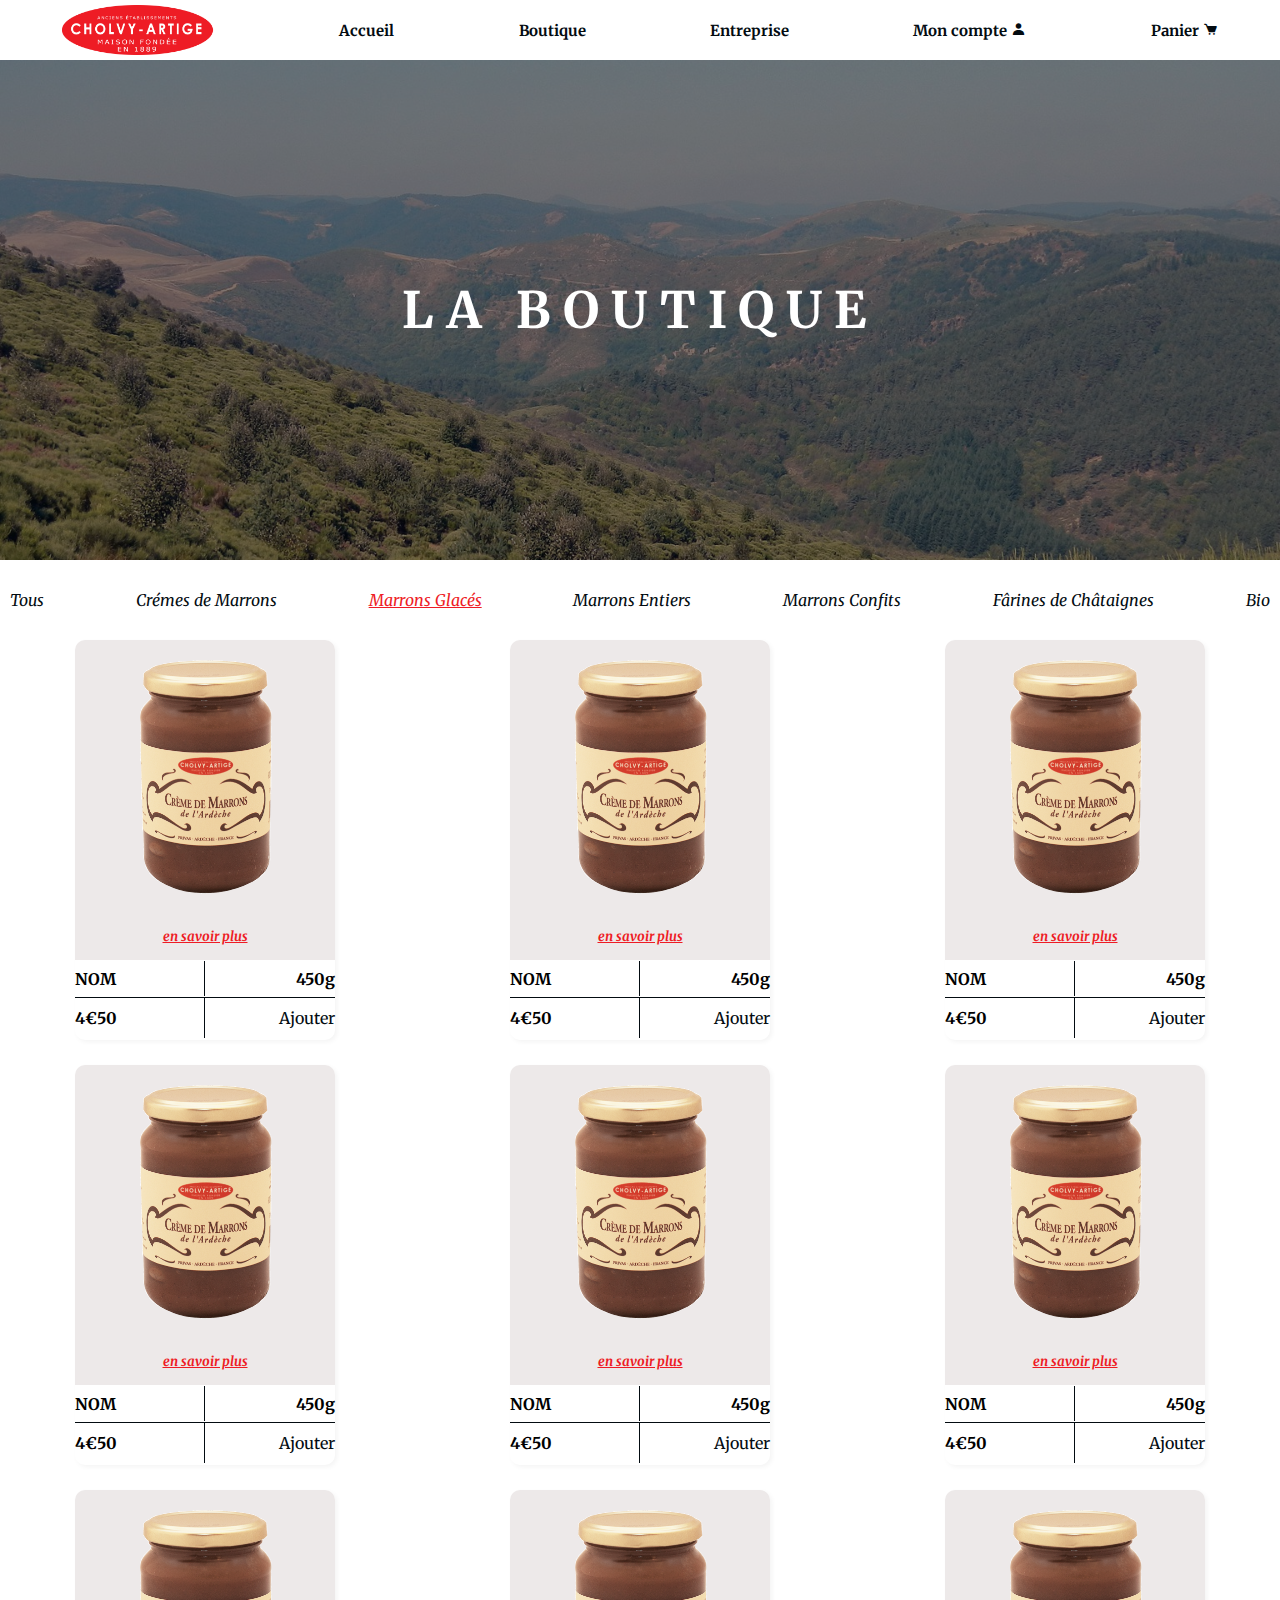
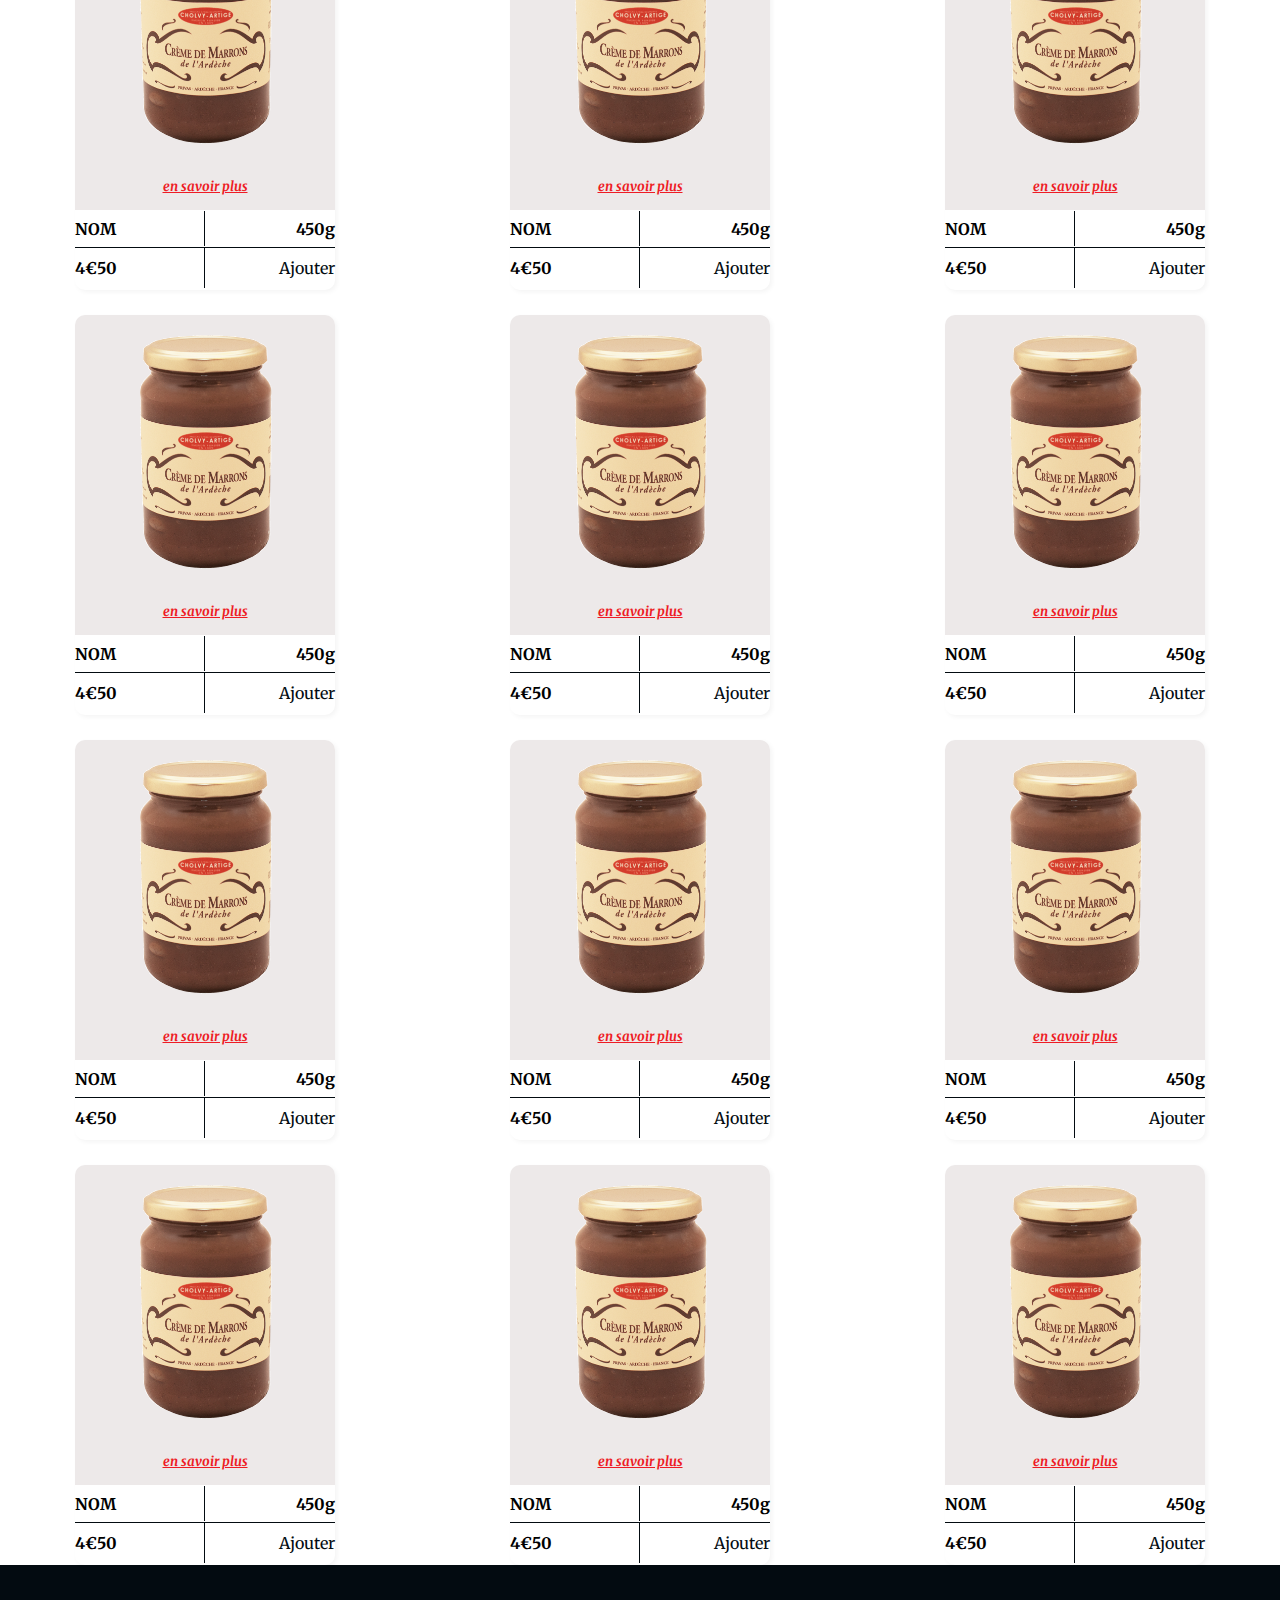
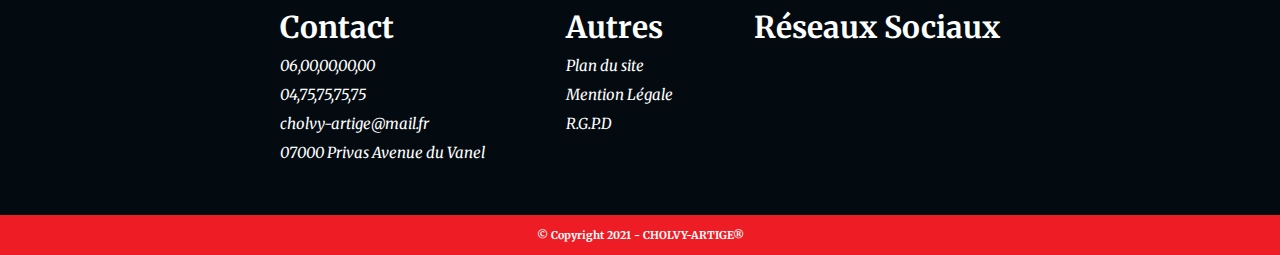
<file: marronglaces.html>
<html lang="en">
    <head>
        <meta charset="UTF-8">
        <meta name="viewport" content="width=device-width, initial-scale=1.0">
        <title>CHOLVY-ARTIGE®</title>
        <link rel="stylesheet" href="style.css">
        <link href="https://unpkg.com/boxicons@2.0.9/css/boxicons.min.css" rel="stylesheet">
        <link rel="preconnect" href="https://fonts.googleapis.com">
        <link rel="preconnect" href="https://fonts.gstatic.com" crossorigin>
        <link href="https://fonts.googleapis.com/css2?family=Merriweather:ital,wght@0,700;1,300&display=swap" rel="stylesheet">
    </head>
    <body>
        <header>
            <nav class="navigateur">
                <a href="index.html" class="logo">
                    <img src="assets/LOGO_CHOLVY_ARTIGE copie.png" alt="Logo De Cholvy Artige">
                </a>
                <a href="index.html" class="nav-items">Accueil</a>
                <a href="boutique.html" class="nav-items">Boutique</a>
                <a href="index.html" class="nav-items">Entreprise</a>
                <a href="index.html" class="nav-items">
                    Mon compte
                    <i class="bx bxs-user"></i>
                </a>
                <a href="index.html" class="nav-items">
                    Panier
                    <i class="bx bxs-cart"></i>
                </a>
            </nav>
        </header>
    </div>
    <div class="boutique">
        <div class="ovl">
            <div class="TITRE">
                <h1>La boutique</h1>
            </div>
        </div>
    </div>
    <div class="categorie">
        <div class="title">
            <a href="boutique.html" class="nav_cat ">Tous</a>
            <a href="cremedemarron.html" class="nav_cat">Crémes de Marrons</a>
            <a href="marronglaces.html" class="nav_cat active">Marrons Glacés</a>
            <a href="marronentiers.html" class="nav_cat">Marrons Entiers</a>
            <a href="marronsconfits.html" class="nav_cat">Marrons Confits</a>
            <a href="farinedechataigne.html" class="nav_cat">Fârines de Châtaignes</a>
            <a href="bio.html" class="nav_cat">Bio</a>
        </div>
    </div>
    <div class="laboutique">
        <div class="b_items">
            <div class="card">
                <div class="img">
                    <img src="assets/produits/nouveau/CREME_DE_MARRONS_POT_450G_CHOLVY.png" alt="produits crème de marrron cholvy artige">
                    <h5>
                        <a href="ficheproduits.html" class="esp">en savoir plus</a>
                    </h5>
                </div>
                <div class="info">
                    <div class="part_one">
                        <div class="nom">
                            <h4>NOM</h4>
                        </div>
                        <div class="poids">
                            <h4>450g</h4>
                        </div>
                    </div>
                    <div class="part_two">
                        <div class="prix">
                            <h4>4€50</h4>
                        </div>
                        <a href="#" class="acheter">Ajouter</a>
                    </div>
                </div>
            </div>
            <div class="card">
                <div class="img">
                    <img src="assets/produits/nouveau/CREME_DE_MARRONS_POT_450G_CHOLVY.png" alt="produits crème de marrron cholvy artige">
                    <h5>
                        <a href="ficheproduits.html" class="esp">en savoir plus</a>
                    </h5>
                </div>
                <div class="info">
                    <div class="part_one">
                        <div class="nom">
                            <h4>NOM</h4>
                        </div>
                        <div class="poids">
                            <h4>450g</h4>
                        </div>
                    </div>
                    <div class="part_two">
                        <div class="prix">
                            <h4>4€50</h4>
                        </div>
                        <a href="#" class="acheter">Ajouter</a>
                    </div>
                </div>
            </div>
            <div class="card">
                <div class="img">
                    <img src="assets/produits/nouveau/CREME_DE_MARRONS_POT_450G_CHOLVY.png" alt="produits crème de marrron cholvy artige">
                    <h5>
                        <a href="ficheproduits.html" class="esp">en savoir plus</a>
                    </h5>
                </div>
                <div class="info">
                    <div class="part_one">
                        <div class="nom">
                            <h4>NOM</h4>
                        </div>
                        <div class="poids">
                            <h4>450g</h4>
                        </div>
                    </div>
                    <div class="part_two">
                        <div class="prix">
                            <h4>4€50</h4>
                        </div>
                        <a href="#" class="acheter">Ajouter</a>
                    </div>
                </div>
            </div>
            <div class="card">
                <div class="img">
                    <img src="assets/produits/nouveau/CREME_DE_MARRONS_POT_450G_CHOLVY.png" alt="produits crème de marrron cholvy artige">
                    <h5>
                        <a href="ficheproduits.html" class="esp">en savoir plus</a>
                    </h5>
                </div>
                <div class="info">
                    <div class="part_one">
                        <div class="nom">
                            <h4>NOM</h4>
                        </div>
                        <div class="poids">
                            <h4>450g</h4>
                        </div>
                    </div>
                    <div class="part_two">
                        <div class="prix">
                            <h4>4€50</h4>
                        </div>
                        <a href="#" class="acheter">Ajouter</a>
                    </div>
                </div>
            </div>
            <div class="card">
                <div class="img">
                    <img src="assets/produits/nouveau/CREME_DE_MARRONS_POT_450G_CHOLVY.png" alt="produits crème de marrron cholvy artige">
                    <h5>
                        <a href="ficheproduits.html" class="esp">en savoir plus</a>
                    </h5>
                </div>
                <div class="info">
                    <div class="part_one">
                        <div class="nom">
                            <h4>NOM</h4>
                        </div>
                        <div class="poids">
                            <h4>450g</h4>
                        </div>
                    </div>
                    <div class="part_two">
                        <div class="prix">
                            <h4>4€50</h4>
                        </div>
                        <a href="#" class="acheter">Ajouter</a>
                    </div>
                </div>
            </div>
            <div class="card">
                <div class="img">
                    <img src="assets/produits/nouveau/CREME_DE_MARRONS_POT_450G_CHOLVY.png" alt="produits crème de marrron cholvy artige">
                    <h5>
                        <a href="ficheproduits.html" class="esp">en savoir plus</a>
                    </h5>
                </div>
                <div class="info">
                    <div class="part_one">
                        <div class="nom">
                            <h4>NOM</h4>
                        </div>
                        <div class="poids">
                            <h4>450g</h4>
                        </div>
                    </div>
                    <div class="part_two">
                        <div class="prix">
                            <h4>4€50</h4>
                        </div>
                        <a href="#" class="acheter">Ajouter</a>
                    </div>
                </div>
            </div>
            <div class="card">
                <div class="img">
                    <img src="assets/produits/nouveau/CREME_DE_MARRONS_POT_450G_CHOLVY.png" alt="produits crème de marrron cholvy artige">
                    <h5>
                        <a href="ficheproduits.html" class="esp">en savoir plus</a>
                    </h5>
                </div>
                <div class="info">
                    <div class="part_one">
                        <div class="nom">
                            <h4>NOM</h4>
                        </div>
                        <div class="poids">
                            <h4>450g</h4>
                        </div>
                    </div>
                    <div class="part_two">
                        <div class="prix">
                            <h4>4€50</h4>
                        </div>
                        <a href="#" class="acheter">Ajouter</a>
                    </div>
                </div>
            </div>
            <div class="card">
                <div class="img">
                    <img src="assets/produits/nouveau/CREME_DE_MARRONS_POT_450G_CHOLVY.png" alt="produits crème de marrron cholvy artige">
                    <h5>
                        <a href="ficheproduits.html" class="esp">en savoir plus</a>
                    </h5>
                </div>
                <div class="info">
                    <div class="part_one">
                        <div class="nom">
                            <h4>NOM</h4>
                        </div>
                        <div class="poids">
                            <h4>450g</h4>
                        </div>
                    </div>
                    <div class="part_two">
                        <div class="prix">
                            <h4>4€50</h4>
                        </div>
                        <a href="#" class="acheter">Ajouter</a>
                    </div>
                </div>
            </div>
            <div class="card">
                <div class="img">
                    <img src="assets/produits/nouveau/CREME_DE_MARRONS_POT_450G_CHOLVY.png" alt="produits crème de marrron cholvy artige">
                    <h5>
                        <a href="ficheproduits.html" class="esp">en savoir plus</a>
                    </h5>
                </div>
                <div class="info">
                    <div class="part_one">
                        <div class="nom">
                            <h4>NOM</h4>
                        </div>
                        <div class="poids">
                            <h4>450g</h4>
                        </div>
                    </div>
                    <div class="part_two">
                        <div class="prix">
                            <h4>4€50</h4>
                        </div>
                        <a href="#" class="acheter">Ajouter</a>
                    </div>
                </div>
            </div>
            <div class="card">
                <div class="img">
                    <img src="assets/produits/nouveau/CREME_DE_MARRONS_POT_450G_CHOLVY.png" alt="produits crème de marrron cholvy artige">
                    <h5>
                        <a href="ficheproduits.html" class="esp">en savoir plus</a>
                    </h5>
                </div>
                <div class="info">
                    <div class="part_one">
                        <div class="nom">
                            <h4>NOM</h4>
                        </div>
                        <div class="poids">
                            <h4>450g</h4>
                        </div>
                    </div>
                    <div class="part_two">
                        <div class="prix">
                            <h4>4€50</h4>
                        </div>
                        <a href="#" class="acheter">Ajouter</a>
                    </div>
                </div>
            </div>
            <div class="card">
                <div class="img">
                    <img src="assets/produits/nouveau/CREME_DE_MARRONS_POT_450G_CHOLVY.png" alt="produits crème de marrron cholvy artige">
                    <h5>
                        <a href="ficheproduits.html" class="esp">en savoir plus</a>
                    </h5>
                </div>
                <div class="info">
                    <div class="part_one">
                        <div class="nom">
                            <h4>NOM</h4>
                        </div>
                        <div class="poids">
                            <h4>450g</h4>
                        </div>
                    </div>
                    <div class="part_two">
                        <div class="prix">
                            <h4>4€50</h4>
                        </div>
                        <a href="#" class="acheter">Ajouter</a>
                    </div>
                </div>
            </div>
            <div class="card">
                <div class="img">
                    <img src="assets/produits/nouveau/CREME_DE_MARRONS_POT_450G_CHOLVY.png" alt="produits crème de marrron cholvy artige">
                    <h5>
                        <a href="ficheproduits.html" class="esp">en savoir plus</a>
                    </h5>
                </div>
                <div class="info">
                    <div class="part_one">
                        <div class="nom">
                            <h4>NOM</h4>
                        </div>
                        <div class="poids">
                            <h4>450g</h4>
                        </div>
                    </div>
                    <div class="part_two">
                        <div class="prix">
                            <h4>4€50</h4>
                        </div>
                        <a href="#" class="acheter">Ajouter</a>
                    </div>
                </div>
            </div>
            <div class="card">
                <div class="img">
                    <img src="assets/produits/nouveau/CREME_DE_MARRONS_POT_450G_CHOLVY.png" alt="produits crème de marrron cholvy artige">
                    <h5>
                        <a href="ficheproduits.html" class="esp">en savoir plus</a>
                    </h5>
                </div>
                <div class="info">
                    <div class="part_one">
                        <div class="nom">
                            <h4>NOM</h4>
                        </div>
                        <div class="poids">
                            <h4>450g</h4>
                        </div>
                    </div>
                    <div class="part_two">
                        <div class="prix">
                            <h4>4€50</h4>
                        </div>
                        <a href="#" class="acheter">Ajouter</a>
                    </div>
                </div>
            </div>
            <div class="card">
                <div class="img">
                    <img src="assets/produits/nouveau/CREME_DE_MARRONS_POT_450G_CHOLVY.png" alt="produits crème de marrron cholvy artige">
                    <h5>
                        <a href="ficheproduits.html" class="esp">en savoir plus</a>
                    </h5>
                </div>
                <div class="info">
                    <div class="part_one">
                        <div class="nom">
                            <h4>NOM</h4>
                        </div>
                        <div class="poids">
                            <h4>450g</h4>
                        </div>
                    </div>
                    <div class="part_two">
                        <div class="prix">
                            <h4>4€50</h4>
                        </div>
                        <a href="#" class="acheter">Ajouter</a>
                    </div>
                </div>
            </div>
            <div class="card">
                <div class="img">
                    <img src="assets/produits/nouveau/CREME_DE_MARRONS_POT_450G_CHOLVY.png" alt="produits crème de marrron cholvy artige">
                    <h5>
                        <a href="ficheproduits.html" class="esp">en savoir plus</a>
                    </h5>
                </div>
                <div class="info">
                    <div class="part_one">
                        <div class="nom">
                            <h4>NOM</h4>
                        </div>
                        <div class="poids">
                            <h4>450g</h4>
                        </div>
                    </div>
                    <div class="part_two">
                        <div class="prix">
                            <h4>4€50</h4>
                        </div>
                        <a href="#" class="acheter">Ajouter</a>
                    </div>
                </div>
            </div>
            <div class="card">
                <div class="img">
                    <img src="assets/produits/nouveau/CREME_DE_MARRONS_POT_450G_CHOLVY.png" alt="produits crème de marrron cholvy artige">
                    <h5>
                        <a href="ficheproduits.html" class="esp">en savoir plus</a>
                    </h5>
                </div>
                <div class="info">
                    <div class="part_one">
                        <div class="nom">
                            <h4>NOM</h4>
                        </div>
                        <div class="poids">
                            <h4>450g</h4>
                        </div>
                    </div>
                    <div class="part_two">
                        <div class="prix">
                            <h4>4€50</h4>
                        </div>
                        <a href="#" class="acheter">Ajouter</a>
                    </div>
                </div>
            </div>
            <div class="card">
                <div class="img">
                    <img src="assets/produits/nouveau/CREME_DE_MARRONS_POT_450G_CHOLVY.png" alt="produits crème de marrron cholvy artige">
                    <h5>
                        <a href="ficheproduits.html" class="esp">en savoir plus</a>
                    </h5>
                </div>
                <div class="info">
                    <div class="part_one">
                        <div class="nom">
                            <h4>NOM</h4>
                        </div>
                        <div class="poids">
                            <h4>450g</h4>
                        </div>
                    </div>
                    <div class="part_two">
                        <div class="prix">
                            <h4>4€50</h4>
                        </div>
                        <a href="#" class="acheter">Ajouter</a>
                    </div>
                </div>
            </div>
            <div class="card">
                <div class="img">
                    <img src="assets/produits/nouveau/CREME_DE_MARRONS_POT_450G_CHOLVY.png" alt="produits crème de marrron cholvy artige">
                    <h5>
                        <a href="ficheproduits.html" class="esp">en savoir plus</a>
                    </h5>
                </div>
                <div class="info">
                    <div class="part_one">
                        <div class="nom">
                            <h4>NOM</h4>
                        </div>
                        <div class="poids">
                            <h4>450g</h4>
                        </div>
                    </div>
                    <div class="part_two">
                        <div class="prix">
                            <h4>4€50</h4>
                        </div>
                        <a href="#" class="acheter">Ajouter</a>
                    </div>
                </div>
            </div>
        </div>
    </div>
    <footer>
        <div class="containers">
            <div class="text">
                <div class="part">
                    <h1>Contact</h1>
                    <p>06,00,00,00,00</p>
                    <p>04,75,75,75,75</p>
                    <p>cholvy-artige@mail.fr</p>
                    <p>
                        07000 Privas
                        Avenue du Vanel
                    </p>
                </div>
                <div class="part">
                    <h1>Autres</h1>
                    <p>Plan du site</p>
                    <p>Mention Légale</p>
                    <p>R.G.P.D</p>
                </div>
                <div class="part">
                    <h1>Réseaux Sociaux</h1>
                </div>
            </div>
        </div>
    </footer>
    <div class="copyright">
        <h6>© Copyright 2021 - CHOLVY-ARTIGE®</h6>
    </div>
</body>
</html>
</file>
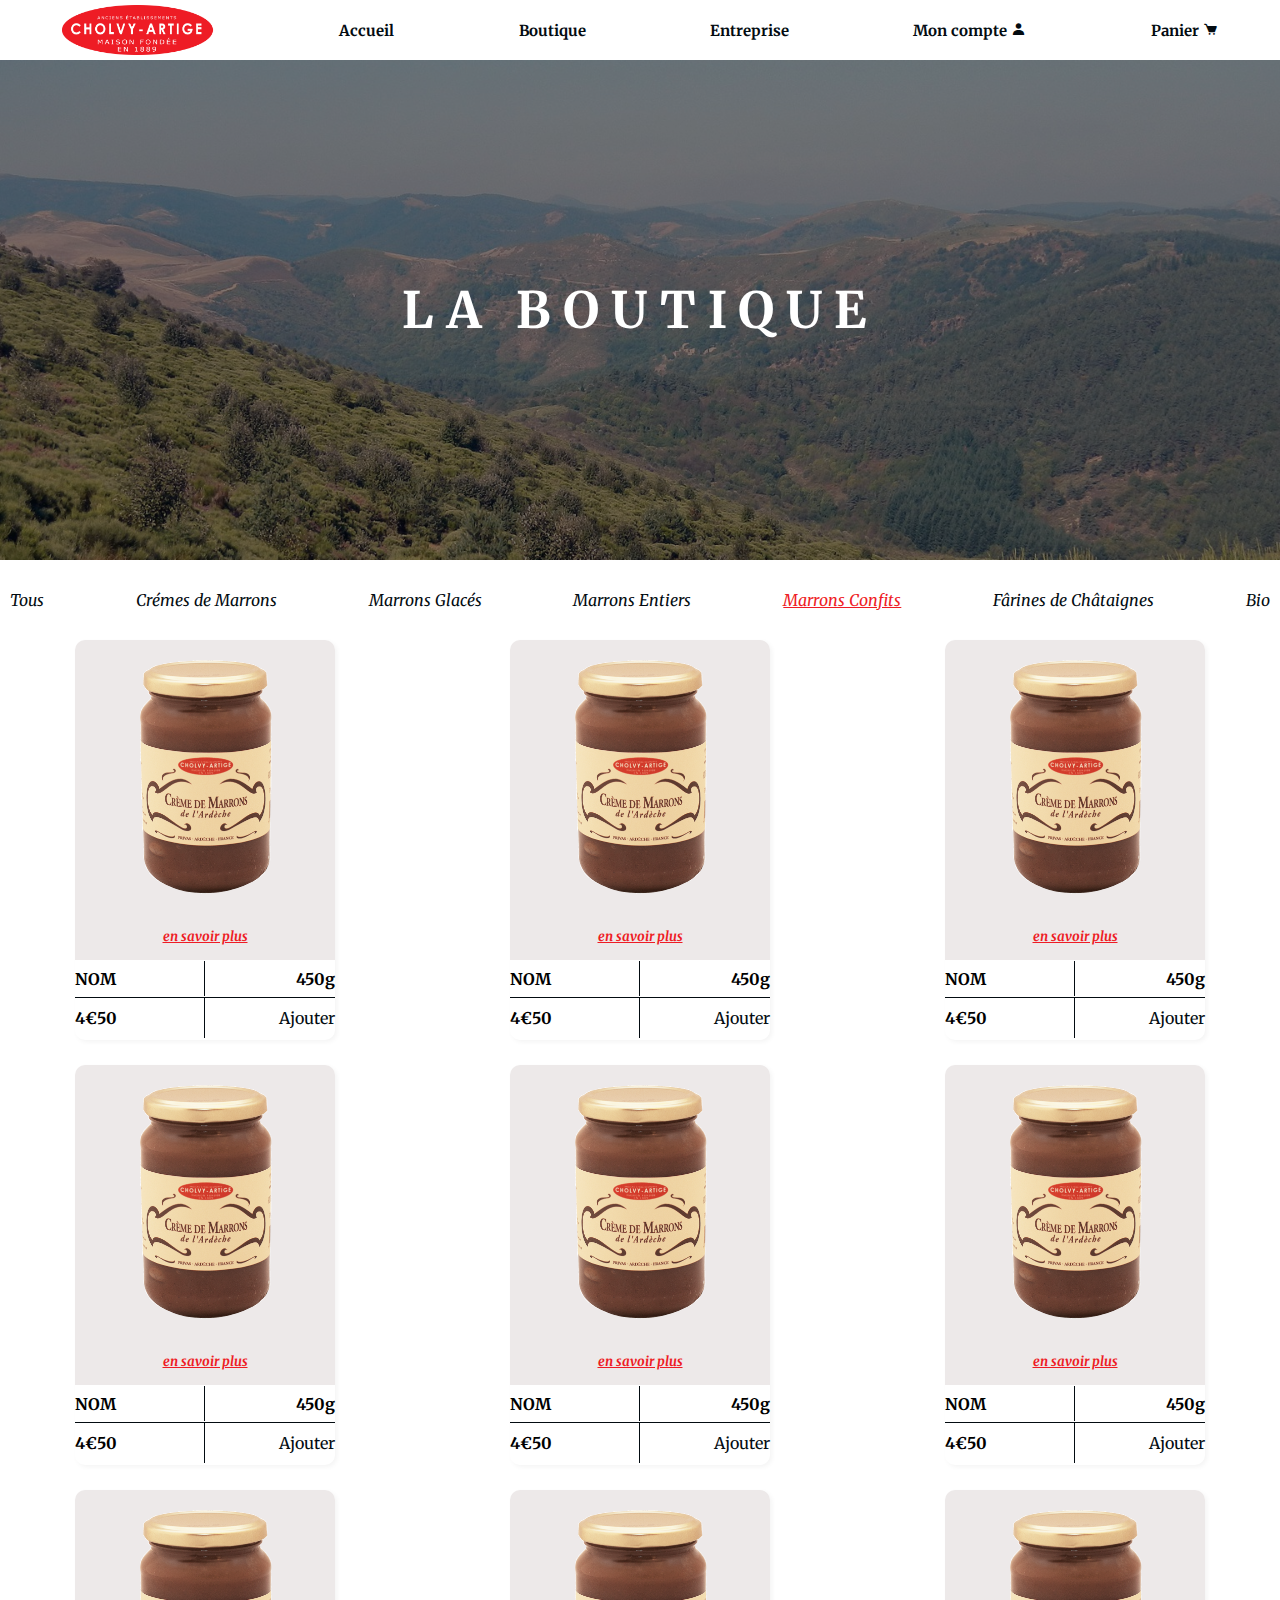
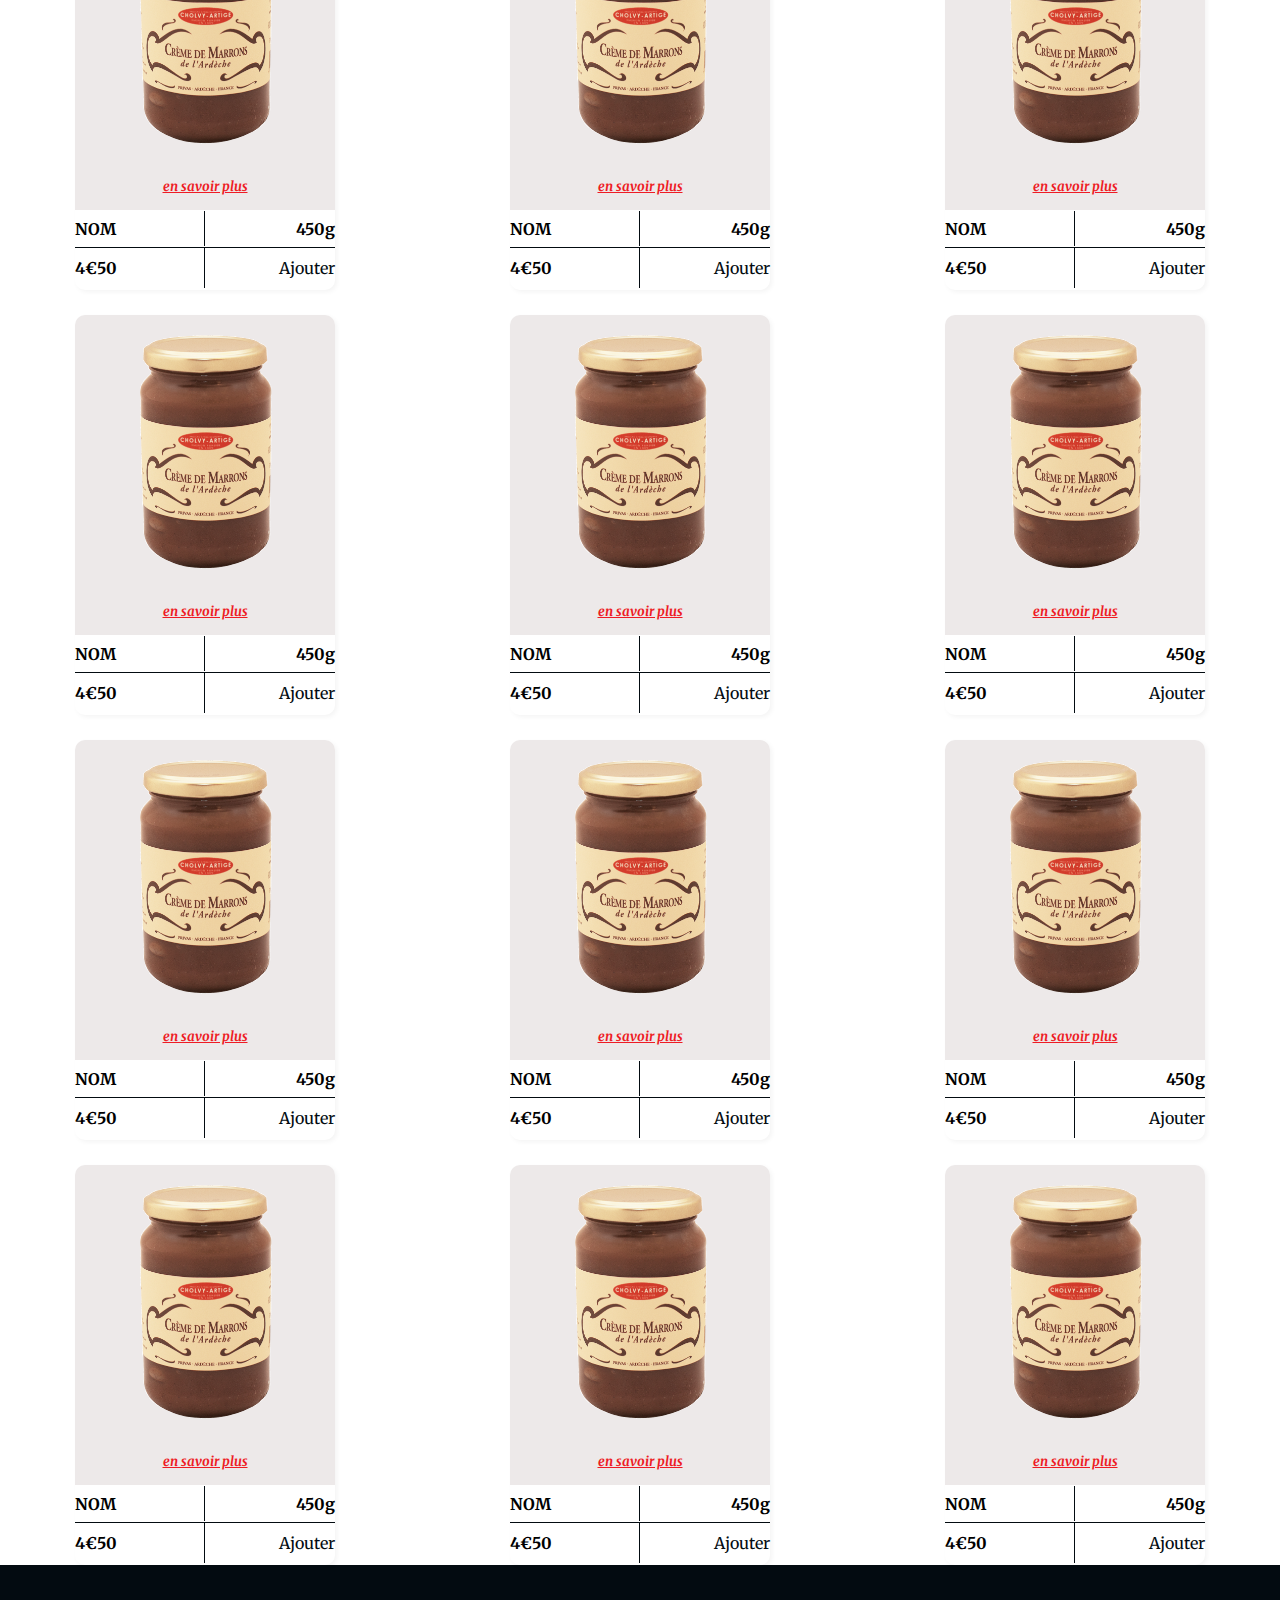
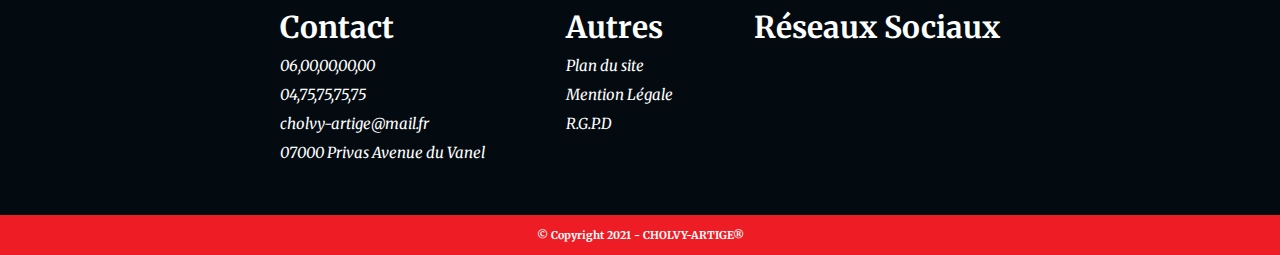
<file: marronsconfits.html>
<html lang="en">
    <head>
        <meta charset="UTF-8">
        <meta name="viewport" content="width=device-width, initial-scale=1.0">
        <title>CHOLVY-ARTIGE®</title>
        <link rel="stylesheet" href="style.css">
        <link href="https://unpkg.com/boxicons@2.0.9/css/boxicons.min.css" rel="stylesheet">
        <link rel="preconnect" href="https://fonts.googleapis.com">
        <link rel="preconnect" href="https://fonts.gstatic.com" crossorigin>
        <link href="https://fonts.googleapis.com/css2?family=Merriweather:ital,wght@0,700;1,300&display=swap" rel="stylesheet">
    </head>
    <body>
        <header>
            <nav class="navigateur">
                <a href="index.html" class="logo">
                    <img src="assets/LOGO_CHOLVY_ARTIGE copie.png" alt="Logo De Cholvy Artige">
                </a>
                <a href="index.html" class="nav-items">Accueil</a>
                <a href="boutique.html" class="nav-items">Boutique</a>
                <a href="index.html" class="nav-items">Entreprise</a>
                <a href="index.html" class="nav-items">
                    Mon compte
                    <i class="bx bxs-user"></i>
                </a>
                <a href="index.html" class="nav-items">
                    Panier
                    <i class="bx bxs-cart"></i>
                </a>
            </nav>
        </header>
    </div>
    <div class="boutique">
        <div class="ovl">
            <div class="TITRE">
                <h1>La boutique</h1>
            </div>
        </div>
    </div>
    <div class="categorie">
        <div class="title">
            <a href="boutique.html" class="nav_cat ">Tous</a>
            <a href="cremedemarron.html" class="nav_cat">Crémes de Marrons</a>
            <a href="marronglaces.html" class="nav_cat">Marrons Glacés</a>
            <a href="marronentiers.html" class="nav_cat">Marrons Entiers</a>
            <a href="marronsconfits.html" class="nav_cat active">Marrons Confits</a>
            <a href="farinedechataigne.html" class="nav_cat">Fârines de Châtaignes</a>
            <a href="bio.html" class="nav_cat">Bio</a>
        </div>
    </div>
    <div class="laboutique">
        <div class="b_items">
            <div class="card">
                <div class="img">
                    <img src="assets/produits/nouveau/CREME_DE_MARRONS_POT_450G_CHOLVY.png" alt="produits crème de marrron cholvy artige">
                    <h5>
                        <a href="ficheproduits.html" class="esp">en savoir plus</a>
                    </h5>
                </div>
                <div class="info">
                    <div class="part_one">
                        <div class="nom">
                            <h4>NOM</h4>
                        </div>
                        <div class="poids">
                            <h4>450g</h4>
                        </div>
                    </div>
                    <div class="part_two">
                        <div class="prix">
                            <h4>4€50</h4>
                        </div>
                        <a href="#" class="acheter">Ajouter</a>
                    </div>
                </div>
            </div>
            <div class="card">
                <div class="img">
                    <img src="assets/produits/nouveau/CREME_DE_MARRONS_POT_450G_CHOLVY.png" alt="produits crème de marrron cholvy artige">
                    <h5>
                        <a href="ficheproduits.html" class="esp">en savoir plus</a>
                    </h5>
                </div>
                <div class="info">
                    <div class="part_one">
                        <div class="nom">
                            <h4>NOM</h4>
                        </div>
                        <div class="poids">
                            <h4>450g</h4>
                        </div>
                    </div>
                    <div class="part_two">
                        <div class="prix">
                            <h4>4€50</h4>
                        </div>
                        <a href="#" class="acheter">Ajouter</a>
                    </div>
                </div>
            </div>
            <div class="card">
                <div class="img">
                    <img src="assets/produits/nouveau/CREME_DE_MARRONS_POT_450G_CHOLVY.png" alt="produits crème de marrron cholvy artige">
                    <h5>
                        <a href="ficheproduits.html" class="esp">en savoir plus</a>
                    </h5>
                </div>
                <div class="info">
                    <div class="part_one">
                        <div class="nom">
                            <h4>NOM</h4>
                        </div>
                        <div class="poids">
                            <h4>450g</h4>
                        </div>
                    </div>
                    <div class="part_two">
                        <div class="prix">
                            <h4>4€50</h4>
                        </div>
                        <a href="#" class="acheter">Ajouter</a>
                    </div>
                </div>
            </div>
            <div class="card">
                <div class="img">
                    <img src="assets/produits/nouveau/CREME_DE_MARRONS_POT_450G_CHOLVY.png" alt="produits crème de marrron cholvy artige">
                    <h5>
                        <a href="ficheproduits.html" class="esp">en savoir plus</a>
                    </h5>
                </div>
                <div class="info">
                    <div class="part_one">
                        <div class="nom">
                            <h4>NOM</h4>
                        </div>
                        <div class="poids">
                            <h4>450g</h4>
                        </div>
                    </div>
                    <div class="part_two">
                        <div class="prix">
                            <h4>4€50</h4>
                        </div>
                        <a href="#" class="acheter">Ajouter</a>
                    </div>
                </div>
            </div>
            <div class="card">
                <div class="img">
                    <img src="assets/produits/nouveau/CREME_DE_MARRONS_POT_450G_CHOLVY.png" alt="produits crème de marrron cholvy artige">
                    <h5>
                        <a href="ficheproduits.html" class="esp">en savoir plus</a>
                    </h5>
                </div>
                <div class="info">
                    <div class="part_one">
                        <div class="nom">
                            <h4>NOM</h4>
                        </div>
                        <div class="poids">
                            <h4>450g</h4>
                        </div>
                    </div>
                    <div class="part_two">
                        <div class="prix">
                            <h4>4€50</h4>
                        </div>
                        <a href="#" class="acheter">Ajouter</a>
                    </div>
                </div>
            </div>
            <div class="card">
                <div class="img">
                    <img src="assets/produits/nouveau/CREME_DE_MARRONS_POT_450G_CHOLVY.png" alt="produits crème de marrron cholvy artige">
                    <h5>
                        <a href="ficheproduits.html" class="esp">en savoir plus</a>
                    </h5>
                </div>
                <div class="info">
                    <div class="part_one">
                        <div class="nom">
                            <h4>NOM</h4>
                        </div>
                        <div class="poids">
                            <h4>450g</h4>
                        </div>
                    </div>
                    <div class="part_two">
                        <div class="prix">
                            <h4>4€50</h4>
                        </div>
                        <a href="#" class="acheter">Ajouter</a>
                    </div>
                </div>
            </div>
            <div class="card">
                <div class="img">
                    <img src="assets/produits/nouveau/CREME_DE_MARRONS_POT_450G_CHOLVY.png" alt="produits crème de marrron cholvy artige">
                    <h5>
                        <a href="ficheproduits.html" class="esp">en savoir plus</a>
                    </h5>
                </div>
                <div class="info">
                    <div class="part_one">
                        <div class="nom">
                            <h4>NOM</h4>
                        </div>
                        <div class="poids">
                            <h4>450g</h4>
                        </div>
                    </div>
                    <div class="part_two">
                        <div class="prix">
                            <h4>4€50</h4>
                        </div>
                        <a href="#" class="acheter">Ajouter</a>
                    </div>
                </div>
            </div>
            <div class="card">
                <div class="img">
                    <img src="assets/produits/nouveau/CREME_DE_MARRONS_POT_450G_CHOLVY.png" alt="produits crème de marrron cholvy artige">
                    <h5>
                        <a href="ficheproduits.html" class="esp">en savoir plus</a>
                    </h5>
                </div>
                <div class="info">
                    <div class="part_one">
                        <div class="nom">
                            <h4>NOM</h4>
                        </div>
                        <div class="poids">
                            <h4>450g</h4>
                        </div>
                    </div>
                    <div class="part_two">
                        <div class="prix">
                            <h4>4€50</h4>
                        </div>
                        <a href="#" class="acheter">Ajouter</a>
                    </div>
                </div>
            </div>
            <div class="card">
                <div class="img">
                    <img src="assets/produits/nouveau/CREME_DE_MARRONS_POT_450G_CHOLVY.png" alt="produits crème de marrron cholvy artige">
                    <h5>
                        <a href="ficheproduits.html" class="esp">en savoir plus</a>
                    </h5>
                </div>
                <div class="info">
                    <div class="part_one">
                        <div class="nom">
                            <h4>NOM</h4>
                        </div>
                        <div class="poids">
                            <h4>450g</h4>
                        </div>
                    </div>
                    <div class="part_two">
                        <div class="prix">
                            <h4>4€50</h4>
                        </div>
                        <a href="#" class="acheter">Ajouter</a>
                    </div>
                </div>
            </div>
            <div class="card">
                <div class="img">
                    <img src="assets/produits/nouveau/CREME_DE_MARRONS_POT_450G_CHOLVY.png" alt="produits crème de marrron cholvy artige">
                    <h5>
                        <a href="ficheproduits.html" class="esp">en savoir plus</a>
                    </h5>
                </div>
                <div class="info">
                    <div class="part_one">
                        <div class="nom">
                            <h4>NOM</h4>
                        </div>
                        <div class="poids">
                            <h4>450g</h4>
                        </div>
                    </div>
                    <div class="part_two">
                        <div class="prix">
                            <h4>4€50</h4>
                        </div>
                        <a href="#" class="acheter">Ajouter</a>
                    </div>
                </div>
            </div>
            <div class="card">
                <div class="img">
                    <img src="assets/produits/nouveau/CREME_DE_MARRONS_POT_450G_CHOLVY.png" alt="produits crème de marrron cholvy artige">
                    <h5>
                        <a href="ficheproduits.html" class="esp">en savoir plus</a>
                    </h5>
                </div>
                <div class="info">
                    <div class="part_one">
                        <div class="nom">
                            <h4>NOM</h4>
                        </div>
                        <div class="poids">
                            <h4>450g</h4>
                        </div>
                    </div>
                    <div class="part_two">
                        <div class="prix">
                            <h4>4€50</h4>
                        </div>
                        <a href="#" class="acheter">Ajouter</a>
                    </div>
                </div>
            </div>
            <div class="card">
                <div class="img">
                    <img src="assets/produits/nouveau/CREME_DE_MARRONS_POT_450G_CHOLVY.png" alt="produits crème de marrron cholvy artige">
                    <h5>
                        <a href="ficheproduits.html" class="esp">en savoir plus</a>
                    </h5>
                </div>
                <div class="info">
                    <div class="part_one">
                        <div class="nom">
                            <h4>NOM</h4>
                        </div>
                        <div class="poids">
                            <h4>450g</h4>
                        </div>
                    </div>
                    <div class="part_two">
                        <div class="prix">
                            <h4>4€50</h4>
                        </div>
                        <a href="#" class="acheter">Ajouter</a>
                    </div>
                </div>
            </div>
            <div class="card">
                <div class="img">
                    <img src="assets/produits/nouveau/CREME_DE_MARRONS_POT_450G_CHOLVY.png" alt="produits crème de marrron cholvy artige">
                    <h5>
                        <a href="ficheproduits.html" class="esp">en savoir plus</a>
                    </h5>
                </div>
                <div class="info">
                    <div class="part_one">
                        <div class="nom">
                            <h4>NOM</h4>
                        </div>
                        <div class="poids">
                            <h4>450g</h4>
                        </div>
                    </div>
                    <div class="part_two">
                        <div class="prix">
                            <h4>4€50</h4>
                        </div>
                        <a href="#" class="acheter">Ajouter</a>
                    </div>
                </div>
            </div>
            <div class="card">
                <div class="img">
                    <img src="assets/produits/nouveau/CREME_DE_MARRONS_POT_450G_CHOLVY.png" alt="produits crème de marrron cholvy artige">
                    <h5>
                        <a href="ficheproduits.html" class="esp">en savoir plus</a>
                    </h5>
                </div>
                <div class="info">
                    <div class="part_one">
                        <div class="nom">
                            <h4>NOM</h4>
                        </div>
                        <div class="poids">
                            <h4>450g</h4>
                        </div>
                    </div>
                    <div class="part_two">
                        <div class="prix">
                            <h4>4€50</h4>
                        </div>
                        <a href="#" class="acheter">Ajouter</a>
                    </div>
                </div>
            </div>
            <div class="card">
                <div class="img">
                    <img src="assets/produits/nouveau/CREME_DE_MARRONS_POT_450G_CHOLVY.png" alt="produits crème de marrron cholvy artige">
                    <h5>
                        <a href="ficheproduits.html" class="esp">en savoir plus</a>
                    </h5>
                </div>
                <div class="info">
                    <div class="part_one">
                        <div class="nom">
                            <h4>NOM</h4>
                        </div>
                        <div class="poids">
                            <h4>450g</h4>
                        </div>
                    </div>
                    <div class="part_two">
                        <div class="prix">
                            <h4>4€50</h4>
                        </div>
                        <a href="#" class="acheter">Ajouter</a>
                    </div>
                </div>
            </div>
            <div class="card">
                <div class="img">
                    <img src="assets/produits/nouveau/CREME_DE_MARRONS_POT_450G_CHOLVY.png" alt="produits crème de marrron cholvy artige">
                    <h5>
                        <a href="ficheproduits.html" class="esp">en savoir plus</a>
                    </h5>
                </div>
                <div class="info">
                    <div class="part_one">
                        <div class="nom">
                            <h4>NOM</h4>
                        </div>
                        <div class="poids">
                            <h4>450g</h4>
                        </div>
                    </div>
                    <div class="part_two">
                        <div class="prix">
                            <h4>4€50</h4>
                        </div>
                        <a href="#" class="acheter">Ajouter</a>
                    </div>
                </div>
            </div>
            <div class="card">
                <div class="img">
                    <img src="assets/produits/nouveau/CREME_DE_MARRONS_POT_450G_CHOLVY.png" alt="produits crème de marrron cholvy artige">
                    <h5>
                        <a href="ficheproduits.html" class="esp">en savoir plus</a>
                    </h5>
                </div>
                <div class="info">
                    <div class="part_one">
                        <div class="nom">
                            <h4>NOM</h4>
                        </div>
                        <div class="poids">
                            <h4>450g</h4>
                        </div>
                    </div>
                    <div class="part_two">
                        <div class="prix">
                            <h4>4€50</h4>
                        </div>
                        <a href="#" class="acheter">Ajouter</a>
                    </div>
                </div>
            </div>
            <div class="card">
                <div class="img">
                    <img src="assets/produits/nouveau/CREME_DE_MARRONS_POT_450G_CHOLVY.png" alt="produits crème de marrron cholvy artige">
                    <h5>
                        <a href="ficheproduits.html" class="esp">en savoir plus</a>
                    </h5>
                </div>
                <div class="info">
                    <div class="part_one">
                        <div class="nom">
                            <h4>NOM</h4>
                        </div>
                        <div class="poids">
                            <h4>450g</h4>
                        </div>
                    </div>
                    <div class="part_two">
                        <div class="prix">
                            <h4>4€50</h4>
                        </div>
                        <a href="#" class="acheter">Ajouter</a>
                    </div>
                </div>
            </div>
        </div>
    </div>
    <footer>
        <div class="containers">
            <div class="text">
                <div class="part">
                    <h1>Contact</h1>
                    <p>06,00,00,00,00</p>
                    <p>04,75,75,75,75</p>
                    <p>cholvy-artige@mail.fr</p>
                    <p>
                        07000 Privas
                        Avenue du Vanel
                    </p>
                </div>
                <div class="part">
                    <h1>Autres</h1>
                    <p>Plan du site</p>
                    <p>Mention Légale</p>
                    <p>R.G.P.D</p>
                </div>
                <div class="part">
                    <h1>Réseaux Sociaux</h1>
                </div>
            </div>
        </div>
    </footer>
    <div class="copyright">
        <h6>© Copyright 2021 - CHOLVY-ARTIGE®</h6>
    </div>
</body>
</html>
</file>
<file: style.css>
@import url('https://fonts.googleapis.com/css2?family=Merriweather:ital,wght@0,700;1,300&display=swap');

* {
    margin    : 0;
    padding   : 0;
    box-sizing: border-box;

}

body {
    font-family: 'Merriweather';
}

header {
    height         : 60px;
    display        : flex;
    align-items    : center;
    justify-content: center;

}

.retour{
    display: none;
}
.white_space_for_mobile {
    display: none;
    height : 50px;
}

.mobile_nav {
    display: none;
}

footer {
    min-height     : 250px;
    display        : flex;
    justify-content: center;
    align-items    : center;
    flex-flow      : column wrap;
    background     : #030B11;
}

.containers {
    display        : flex;
    flex-flow      : row wrap;
    max-width      : 1440px;
    justify-content: center;
    align-items    : center;
}

.text {
    display        : flex;
    flex-flow      : row wrap;
    color          : white;
    justify-content: space-around;
    width          : 800px;

}

.part h1 {
    font-size: 30px;
}

.part p {
    font-size : 15px;
    margin    : 10 0 10 0;
    font-style: italic;

}

.copyright {
    height         : 40px;
    background     : #EE1C25;
    color          : white;
    display        : flex;
    text-align     : center;
    justify-content: center;
    align-items    : center;
}


.navigateur {
    width          : 1440px;
    display        : flex;
    justify-content: space-around;
    align-items    : center;

}

.navigateur a {
    text-decoration: none;
    color          : #030B11;

}

.navigateur .logo img {
    height: 50px;
    width : auto;

}

.nav-items {
    font-weight: bold;
    font-size  : 15px;

}

.cholvy-artige {
    display            : flex;
    justify-content    : center;
    align-items        : center;
    min-height         : 840px;
    background-image   : url("assets/photo-1545148621-a521a83b55e0.jpeg");
    background-position: center;
    background-repeat  : no-repeat;
    background-size    : cover;
}


.overlay {
    position: absolute;
    /* Sit on top of the page content */

    width           : 100%;
    /* Full width (cover the whole page) */
    min-height      : 840;
    /* Full height (cover the whole page) */
    top             : 60px;
    background-color: rgba(0, 0, 0, 40%);
    /* Black background with opacity */
    z-index         : 2;
    /* Specify a stack order in case you're using a different order for other elements */
    cursor          : pointer;
    /* Add a pointer on hover */
}

.txt_paragraph {
    width          : 1440px;
    display        : flex;
    flex-flow      : column wrap;
    text-align     : center;
    justify-content: center;
    align-items    : center;
    z-index        : 4;
    filter         : blur(5);
}

.txt_paragraph p {
    font-size  : 15px;
    width      : 450px;
    margin     : 30;
    font-weight: 300;
    font-style : italic;
    color      : white;


}

.txt_paragraph h4 {
    font-size    : 15px;
    margin-bottom: 1px;
    color        : white;

}

.txt_paragraph h1 {

    font-size     : 50px;
    color         : white;
    letter-spacing: 12;
}

.btn-white_vrs {
    font-size      : 15px;
    text-decoration: none;
    color          : white;
    padding        : 5 20 5 20;
    border         : 1px solid white;
    border-radius  : 10px;
    cursor         : pointer;
    transition     : ease-in-out 500ms;

}

.btn-white_vrs:hover {
    background: #EE1C25;
    border    : 1px solid transparent;
}

.container {
    display        : flex;
    justify-content: center;
    align-items    : center;
    height         : 900px;
}

.contain {
    width          : 1440px;
    display        : flex;
    justify-content: space-around;
    align-items    : center;
    flex-flow      : row wrap;
}

.text-p h1 {
    text-transform: uppercase;
    font-size     : 30px;
}

.text-p p {
    font-size  : 15px;
    width      : 450px;
    margin     : 30 30 30 0;
    font-weight: 300;
    font-style : italic;
    color      : #030B11;


}

.img_here {
    width: 450px;
}

.img_here img {
    width: 450px;
}

.btn-black_vrs {
    font-size      : 15px;
    text-decoration: none;
    color          : #030B11;
    padding        : 5 20 5 20;
    border-radius  : 10px;
    border         : 1px solid #030B11;
    cursor         : pointer;
    transition     : ease-in-out 500ms;

}

.btn-black_vrs:hover {
    background: #EE1C25;
    border    : 1px solid transparent;
    color     : white;
}



.bgred {
    position       : relative;
    width          : 100%;
    height         : 100%;
    background     : url(assets/kevin-bosc-Kz9oLCDxUrA-unsplash.jpg)no-repeat center center fixed;
    background-size: cover;
    display        : flex;
    align-content  : center;
    text-align     : center;
    align-items    : center;
    overflow       : hidden;
}

.overlayred {
    position  : relative;
    background: rgba(255, 0, 0, 0.324);
    width     : 100%;
    height    : 100%;
}

.contenu {
    position       : relative;
    width          : 100%;
    height         : 100%;
    color          : white;
    display        : flex;
    align-content  : center;
    text-align     : center;
    align-items    : center;
    flex-direction : column;
    justify-content: center;
}

.contenu h1 {
    font-size     : 30px;
    text-transform: uppercase
}

.contenu p {
    font-size  : 15px;
    width      : 450px;
    margin     : 30 30 30 0;
    font-weight: 300;
    font-style : italic;
    color      : white;
    text-align : center;
}

.btn-vert_vrs {
    font-size      : 15px;
    text-decoration: none;
    color          : white;
    padding        : 5 20 5 20;
    border-radius  : 10px;
    border         : 1px solid #030B11;
    cursor         : pointer;
    transition     : ease-in-out 500ms;
    background     : #589911;

}

.btn-vert_vrs:hover {
    background: #EE1C25;
    border    : 1px solid transparent;
    color     : white;
}

.blanc-footer {
    height: 15vh;
}


/* 
////////////////////////////////// LA BOUTIQUE
*/
.boutique {
    display        : flex;
    height         : 500px;
    justify-content: center;
    align-items    : center;
    background     : url(assets/ardeche-4665835_1920.jpg)no-repeat center center fixed;
    background-size: cover;
    position       : relative;
}

.ovl {
    background     : #030b1181;
    position       : relative;
    width          : 100%;
    height         : 100%;
    display        : flex;
    justify-content: center;
    align-items    : center;
}

.TITRE {
    width          : 1440px;
    display        : flex;
    align-items    : center;
    flex-flow      : column wrap;
    justify-content: center;
}

.TITRE h1 {
    font-size     : 50px;
    letter-spacing: 12px;
    padding       : 50px;
    text-transform: uppercase;
    color         : white;
}

.categorie {
    height         : 60px;
    display        : flex;
    justify-content: center;
    align-items    : center;
    margin         : 10px;
}

.title {
    width          : 1440px;
    display        : flex;
    justify-content: space-between;
    align-items    : center;
}

.title .nav_cat {
    text-decoration: none;
    color          : #030B11;
    font-style     : italic;
}

.title .active {
    color          : #EE1C25;
    text-decoration: underline #EE1C25;
}

.title .nav_cat:hover {
    color: #EE1C25;
}



.laboutique {
    display        : flex;
    align-items    : center;
    justify-content: center;
}

.b_items {
    max-width            : 1440px;
    display              : grid;
    grid-template-columns: 260px 260px 260px 260px 260px;
    gap                  : 25px 25px;
    width                : 100%;
    height               : 100%;

}

.card {
    width        : 260;
    height       : 400px;
    box-shadow   : 2px 2px 5px #030b110c;
    border-radius: 10px 10px 10px 10px;
    margin       : 10px;

}

.card .img {
    width        : 260px;
    height       : 320px;
    background   : #EDE9E9;
    border-radius: 10px 10px 0 0;

    display        : flex;
    align-items    : center;
    justify-content: space-around;
    flex-flow      : column wrap;
}

.card .img img {
    width: 55%
}

.card .img .esp {

    font-style: italic;
    color     : #EE1C25;
}

.card .info {
    height   : 80px;
    display  : flex;
    flex-flow: column wrap;

}

.card .info .part_one {
    display      : flex;
    align-items  : center;
    border-bottom: #030B11 1px solid;
    height       : 38px;


}

.card .info .part_one .nom {
    width       : 130px;
    height      : 35px;
    display     : flex;
    align-items : center;
    border-right: #030B11 1px solid;

}

.card .info .part_one .poids {
    width          : 130px;
    height         : 40px;
    justify-content: end;
    display        : flex;
    align-items    : center;
}

.card .info .part_two {
    display    : flex;
    align-items: center;
}

.card .info .part_two .prix {
    width       : 130px;
    height      : 40px;
    display     : flex;
    align-items : center;
    border-right: #030B11 1px solid;
}

.card .info .part_two .acheter {
    width          : 130px;
    height         : 40px;
    display        : flex;
    align-items    : center;
    justify-content: end;
    text-decoration: none;
    color          : #030B11;

}

.card .info .part_two .acheter:hover {
    background   : #EE1C25;
    color        : white;
    border-radius: 0 0 10px 0;

}

/* 
////////////////////////////////////////// Fiche produit
*/
.product-page {
    min-height         : 900px;
    display        : flex;
    align-items    : center;
    justify-content: center;
}

.product-items {
    width          : 1440px;
    margin         : 10px;
    display        : flex;
    justify-content: space-between;

}

.product-img {
    width          : 800px;
    height         : 800px;
    background     : #EDE9E9;
    display        : flex;
    justify-content: center;
    align-items    : center;
    border-radius  : 20px;
}

.product-img img {
    width: 60%;
}

.product-info {
    width          : 600px;
    display        : flex;
    flex-flow      : column wrap;
    align-items    : flex-start;
    justify-content: flex-start;
}

.product-info h1 {
    font-size     : 50px;
    letter-spacing: 10px;
    margin-bottom : 30px;
}

.product-info h2 {
    font-size     : 30px;
    letter-spacing: 10px;
    margin-bottom : 30px;
    padding       : 20px 10px 20px 10px;
    color         : #EE1C25;
    background    : rgba(238, 28, 37, 0.2);
    border-radius : 10px;
}

.product-info h4 {
    font-size     : 30px;
    letter-spacing: 10px;
    margin-bottom : 30px;

}

.product-info p {
    font-size    : 15px;
    font-style   : italic;
    margin-bottom: 30px;

}

.product-buy {
    width          : 330px;
    display        : flex;
    flex-wrap      : wrap;
    justify-content: space-between;
}

.product-buy select {
    border       : none;
    width        : 135px;
    height       : 35px;
    background   : #EDE9E9;
    border-radius: 10px;
    font-style   : italic;
}

/* 
///////////////////////////////////////////////////////////////////////////////////////////////
///////////////////////////////////////////////////////////////////////////////////////////////
//////////////////////////~VERSION~///////////////////////////////////////////////////////////
///////////////////////////~mobile~//////////////////////////////////////////////////////////
///////////////////////////////////////////////////////////////////////////////////////////////
///////////////////////////////////////////////////////////////////////////////////////////////
*/
@media screen and (max-width: 1280px) {
    .b_items {

        display              : grid;
        grid-template-columns: 1fr 1fr 1fr ;
        gap                  : 25px 25px;
        width                : 100%;
        height               : 100%;

    }
    
    .card {
      
        margin: 0 auto;
      
    }

    .product-items {
        flex-flow: row wrap;
        justify-content: center;
        align-items: center;
    }
    
    .product-img {
        width          : 500px;
        height         : 500px;
        background     : #EDE9E9;

        border-radius  : 20px;
    }
    
    .product-img img {
        width: 60%;
    }
    
    .product-info {
        width          : 500px;
        margin: 10px;
        
    }
    
    .product-info h1 {
        font-size     : 35px;
        letter-spacing: 7px;
        margin-bottom : 30px;
    }
    
    .product-info h2 {
        font-size     : 25px;
        letter-spacing: 7px;
    }
    
    .product-info h4 {
        font-size     : 15px;
        letter-spacing: 7px;

    
    }
    
    .product-info p {
        font-size    : 10px;

    
    }
    
    .product-buy {
        width          : 330px;

      
    }
    
    .product-buy select {
       
        border       : none;
        width        : 135px;
        height       : 35px;
        background   : #EDE9E9;
        border-radius: 10px;
        font-style   : italic;
    }

}
@media screen and (max-width: 768px) {
    .b_items {

        display              : grid;
        grid-template-columns: 1fr 1fr 1fr;
        gap                  : 25px 25px;
        width                : 100%;
        height               : 100%;

    }
    .card {
      
        margin: 0 auto;
      
    }

}
@media screen and (max-width: 700px){
    .navigateur .logo img {
        height: 35px;
        width : auto;
        
    }
    .b_items {

        display              : grid;
        grid-template-columns: 1fr 1fr;
        gap                  : 2px 2px;
        width                : 100%;
        height               : 100%;

    }
    .card {
      
        margin: 0 auto;
      
    }
}

@media screen and (max-width: 800px) {
    .nav-items {
        display: none;
    }

    .mobile_nav {
        position       : fixed;
        bottom         : 0;
        height         : 50px;
        width          : 100%;
        z-index        : 1000;
        background     : white;
        display        : flex;
        justify-content: space-around;
        align-items    : center;
        text-align     : center;
        border-radius  : 10px 10px 0 0;
    }

    .mobile_nav .mobile_items {
        color          : #C4C4C4;
        text-decoration: none;
        font-style     : italic;
        font-weight    : 300;
        transition     : color 500ms ease-in-out;
    }

    .mobile_nav .mobile_items:hover {
        color: #EE1C25;

    }

    .mobile_nav .activated {
        color: #EE1C25;
    }

    .mobile_nav .mobile_items i {
        font-size: 25px;
    }

    .mobile_nav .mobile_items p {
        font-size: 10px;
    }

    .white_space_for_mobile {
        display: block;
    }

    footer {
        min-height     : 250px;
        display        : flex;
        justify-content: center;
        align-items    : center;
        flex-flow      : column wrap;
        background     : #030B11;
    }

    .containers {
        display        : flex;
        flex-flow      : row wrap;
        max-width      : 1440px;
        justify-content: center;
        align-items    : center;
    }

    .text {
        display        : flex;
        flex-flow      : row wrap;
        text-align     : center;
        color          : white;
        justify-content: space-around;
        width          : 100%;

    }

    .part h1 {
        font-size: 20px;
    }

    .part p {
        font-size : 10px;
        margin    : 10 0 10 0;
        font-style: italic;

    }

    .copyright {
        height         : 40px;
        background     : #EE1C25;
        color          : white;
        display        : flex;
        text-align     : center;
        justify-content: center;
        align-items    : center;
    }


    /* 
    ÷÷÷÷÷÷÷÷÷÷÷÷÷÷÷÷÷÷÷÷÷÷÷÷÷÷÷÷÷÷÷÷÷÷÷÷ACCUEIL_mobile
    */
    .cholvy-artige {
        min-height: 568px;
    }

    .overlay {
        min-height: 568px;
    }


    .txt_paragraph p {
        font-size: 10px;
        width    : 310px;
        margin   : 20 0 20 0;
    }

    .txt_paragraph h4 {
        font-size    : 10px;
        margin-bottom: 1px;


    }

    .txt_paragraph h1 {

        font-size: 25px;

        letter-spacing: 7;
    }

    .btn-white_vrs {
        font-size: 10px;
    }


    .contain {
        justify-content: center;

    }

    .text-p {
        display        : flex;
        justify-content: center;
        align-items    : center;
        flex-flow      : column wrap;
        text-align     : center;
    }

    .text-p h1 {
        text-transform: uppercase;
        font-size     : 20px;
    }

    .text-p p {
        font-size: 10px;
        width    : 310px;
        margin   : 20 0 20 0;

    }

    .img_here {
        width: 310px;
    }

    .img_here img {
        width: 310px;
    }

    .btn-black_vrs {
        font-size: 10px;
    }



    .container {
        height: 100%;
    }


    .contenu h1 {
        font-size     : 20px;
        text-transform: uppercase
    }

    .contenu p {
        font-size  : 10px;
        width      : 310px;
        margin     : 20 0 20 0;
        font-weight: 300;
        font-style : italic;
        color      : white;
        text-align : center;
    }

    .btn-vert_vrs {
        font-size      : 15px;
        text-decoration: none;
        color          : white;
        padding        : 5 20 5 20;
        border-radius  : 10px;
        border         : 1px solid #030B11;
        cursor         : pointer;
        transition     : ease-in-out 500ms;
        background     : #589911;

    }

    /* 
    ÷÷÷÷÷÷÷÷÷÷÷÷÷÷÷÷÷÷÷÷÷÷÷÷÷÷÷÷÷÷÷÷÷÷÷La boutique_mobile
    */
    .TITRE h1 {
        font-size     : 25px;
        letter-spacing: 7px;
        padding       : 0px;
    }

    .categorie {
        height         : 60px;
        display        : flex;
        justify-content: center;
        align-items    : center;


    }

    .title {
        flex-flow      : row wrap;
        width          : 1440px;
        display        : flex;
        justify-content: space-around;
        align-items    : center;
    }

    .title .nav_cat {
        text-decoration: none;
        color          : #030B11;
        font-style     : italic;
        font-size      : 10;
        margin         : 5px;
    }

    .title .active {
        color          : #EE1C25;
        text-decoration: underline #EE1C25;
    }

    .title .nav_cat:hover {
        color: #EE1C25;
    }



    .laboutique {
        display        : flex;
        align-items    : start;
        justify-content: start;

    }

  

    .card {
        width : 150px;
        height: 220px;
        margin: 0 auto;
        border: none;
    }

    .card .img {
        width : 150px;
        height: 176px;

    }


    .card .img .esp {

        font-style: italic;
        color     : #EE1C25;
    }

    .card .info {
        height   : 44px;
        display  : flex;
        flex-flow: column wrap;

    }

    .card .info .part_one {
        height: 22px;
    }

    .card .info .part_one .nom {
        width  : 75px;
        height : 22px;
        display: flex;


    }

    .card .info .part_one .poids {
        width          : 75px;
        height         : 22px;
        justify-content: end;
        display        : flex;
        align-items    : center;
    }

    .card .info .part_two {
        display    : flex;
        align-items: center;
    }

    .card .info .part_two .prix {
        width : 75px;
        height: 22px;

    }

    .card .info .part_two .acheter {
        width : 75px;
        height: 22px;

    }

    .info h4 {
        font-size: 10px;
    }

    .info a {
        font-size: 10px;
    }
    /* 
    ////////////////////////////////////////// FICHCE PRODUIT_mobile
    */    

    .retour{
        display: flex;
        align-items: center;
        justify-content: center;
        font-size: 20px;
        text-decoration: none;
        font-weight: 700;
        position: absolute;
        top:20;
        left: 10;
        width: 25px;
        height: 25px;
        box-shadow:2px 2px 10px #030b1123;
        border-radius: 25px;
        text-align: center;
        background: #030B11;
        transition: background 500ms ease-in-out;
        color: white;

    }
    .retour:hover{
   background: #EE1C25;
  

    }

    .product-items {
        flex-flow: row wrap;
        justify-content: center;
        align-items: center;
    }
    
    .product-img {
        width          : 320px;
        height         : 320px;
        background     : #EDE9E9;
        display        : flex;
        justify-content: center;
        align-items    : center;
        border-radius  : 20px;
    }
    
    .product-img img {
        width: 60%;
    }
    
    .product-info {
        width          : 320px;
        align-items    : center;
        justify-content: center;
        text-align: center;
    }
    
    .product-info h1 {
        font-size     : 25px;
        letter-spacing: 7px;
        margin-bottom : 30px;
    }
    
    .product-info h2 {
        font-size     : 15px;
        letter-spacing: 7px;
    }
    
    .product-info h4 {
        font-size     : 15px;
        letter-spacing: 7px;

    
    }
    
    .product-info p {
        font-size    : 10px;

    
    }
    
    .product-buy {
        width          : 200px;

        justify-content: center;
    }
    
    .product-buy select {
        margin: 10px;
        border       : none;
        width        : 135px;
        height       : 35px;
        background   : #EDE9E9;
        border-radius: 10px;
        font-style   : italic;
    }
}
</file>
